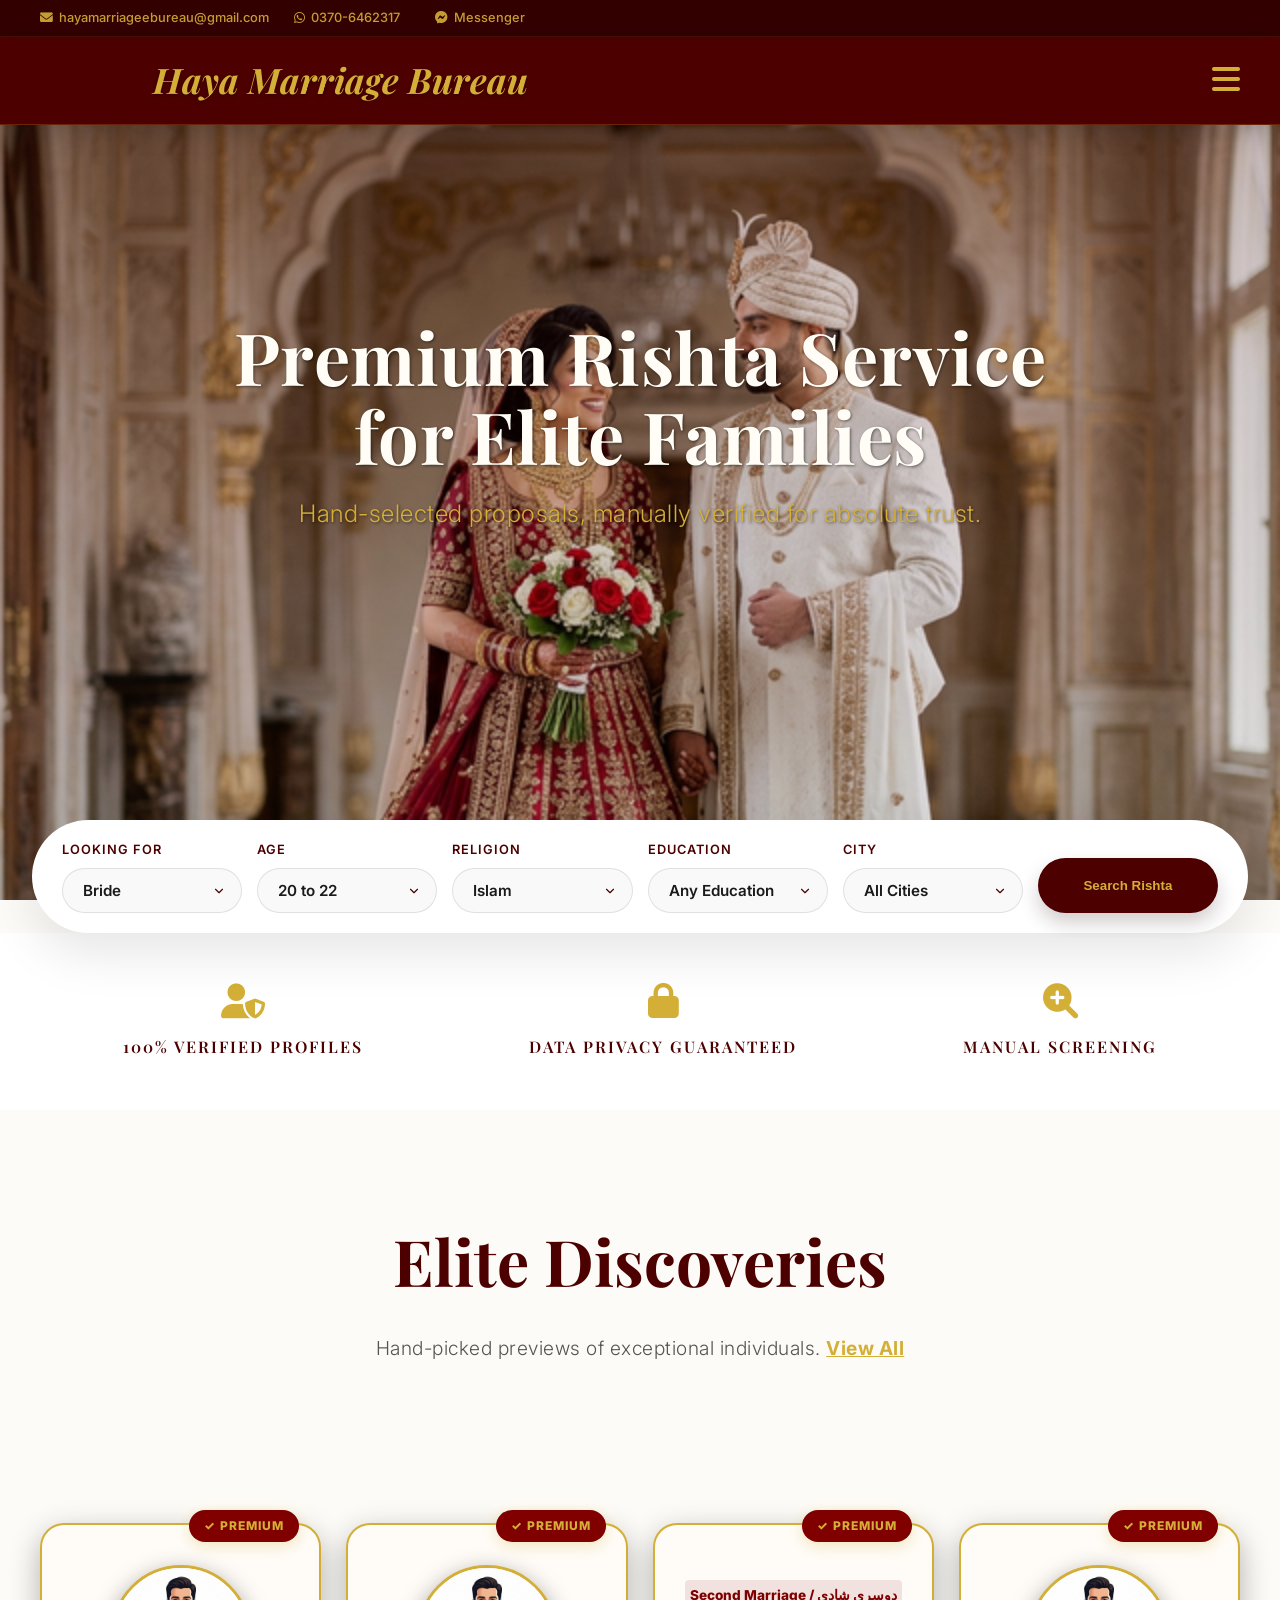
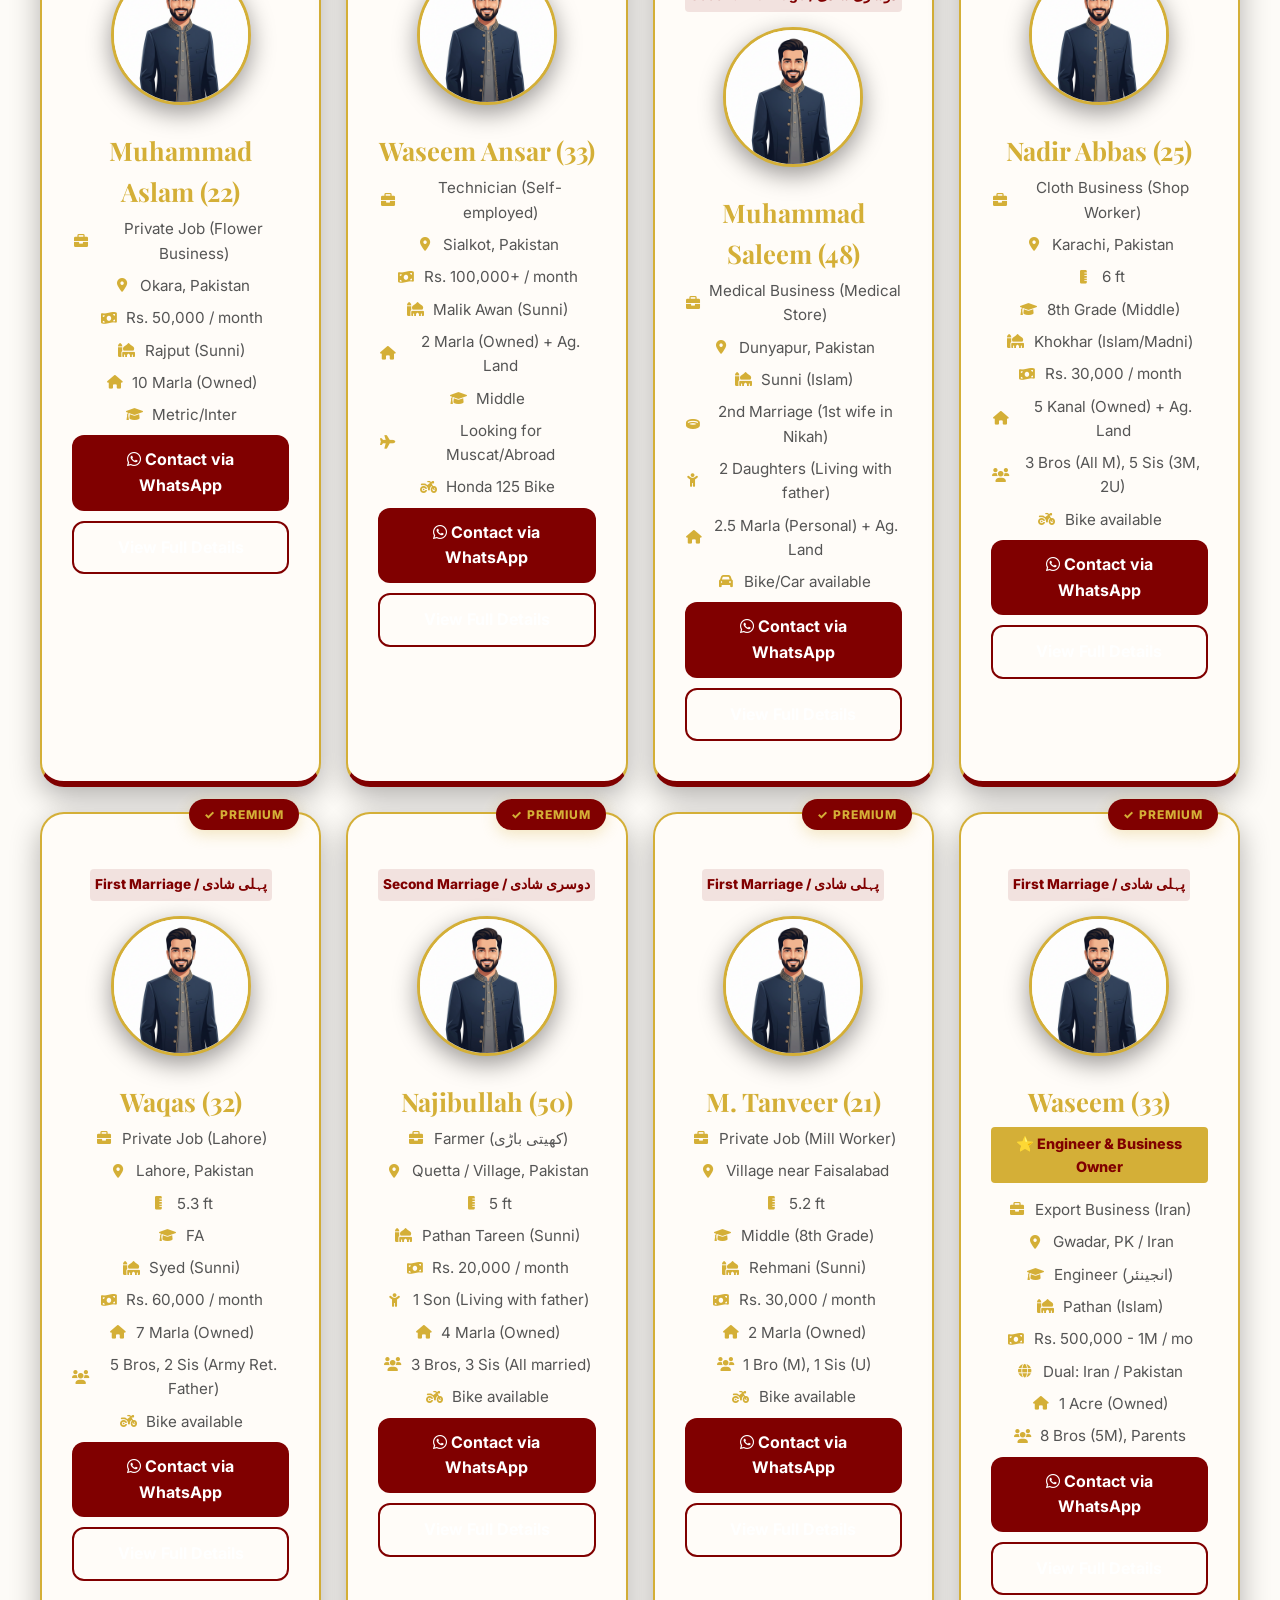
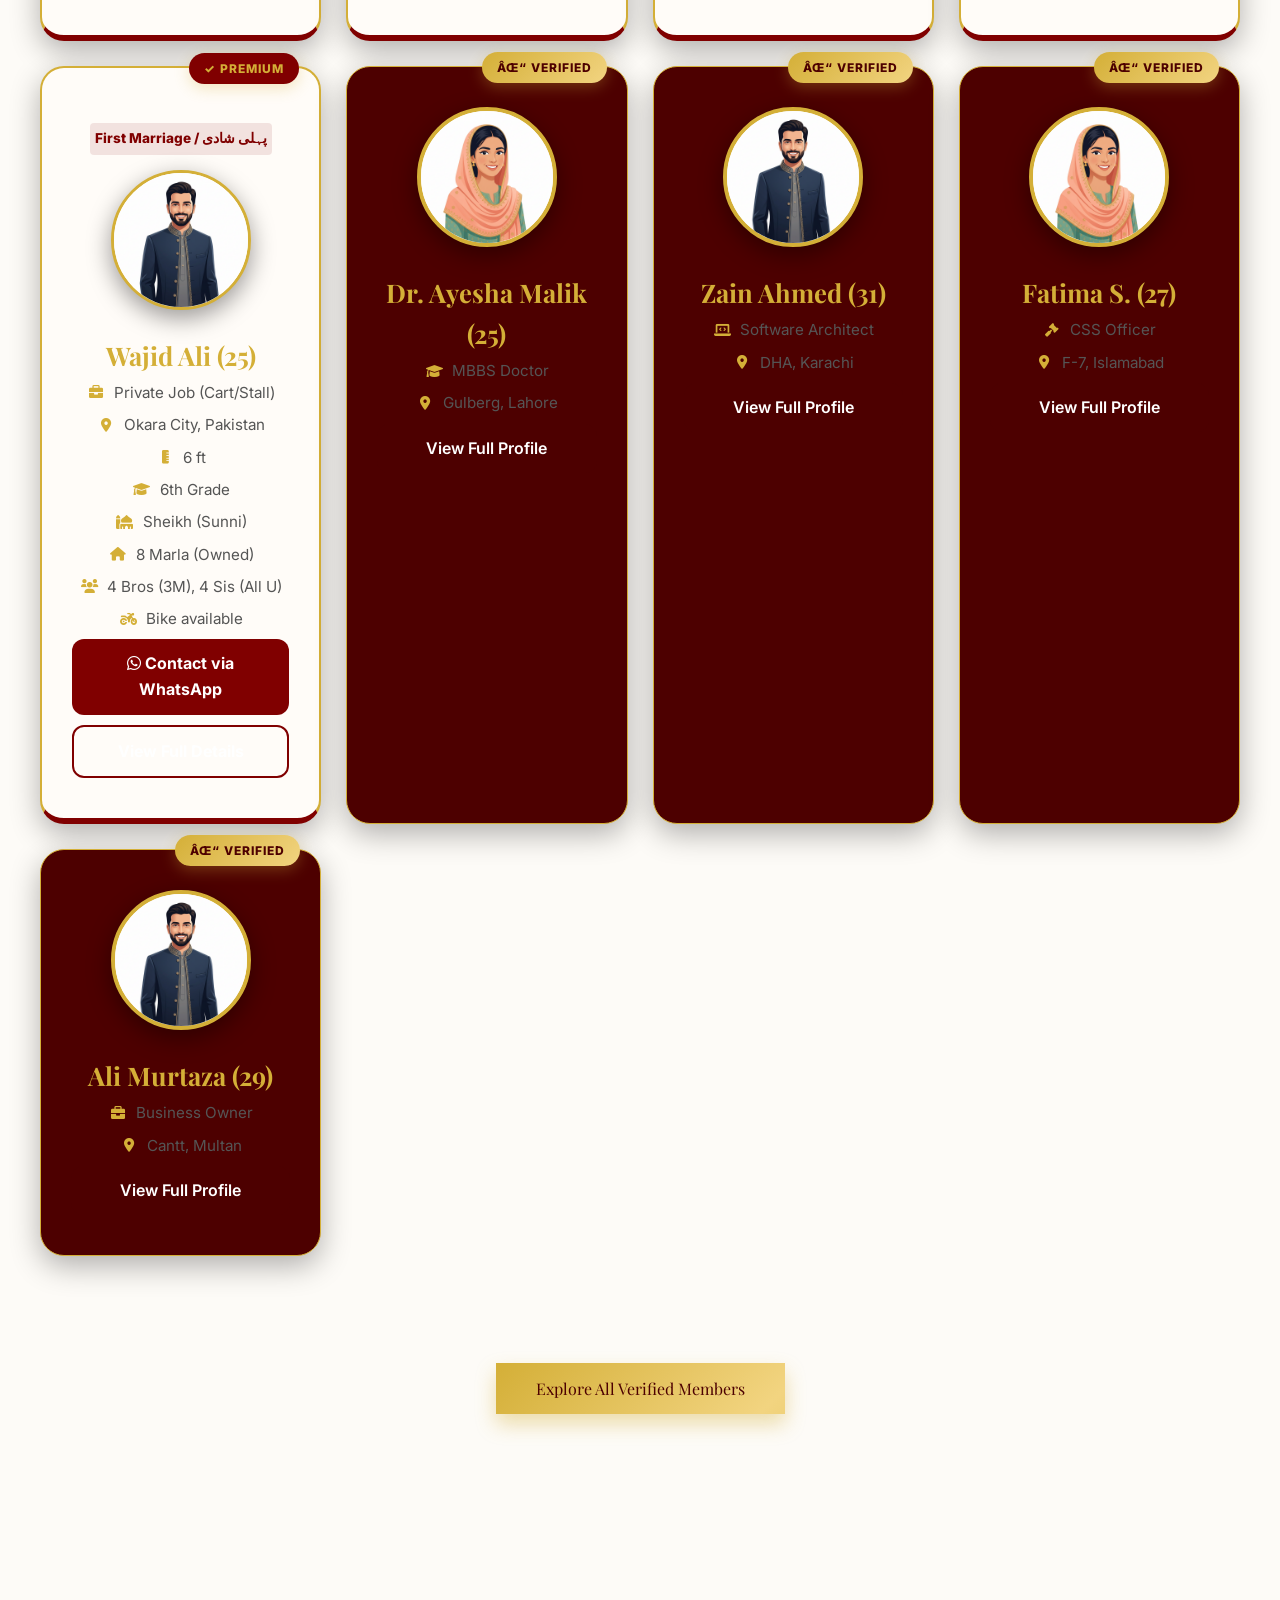
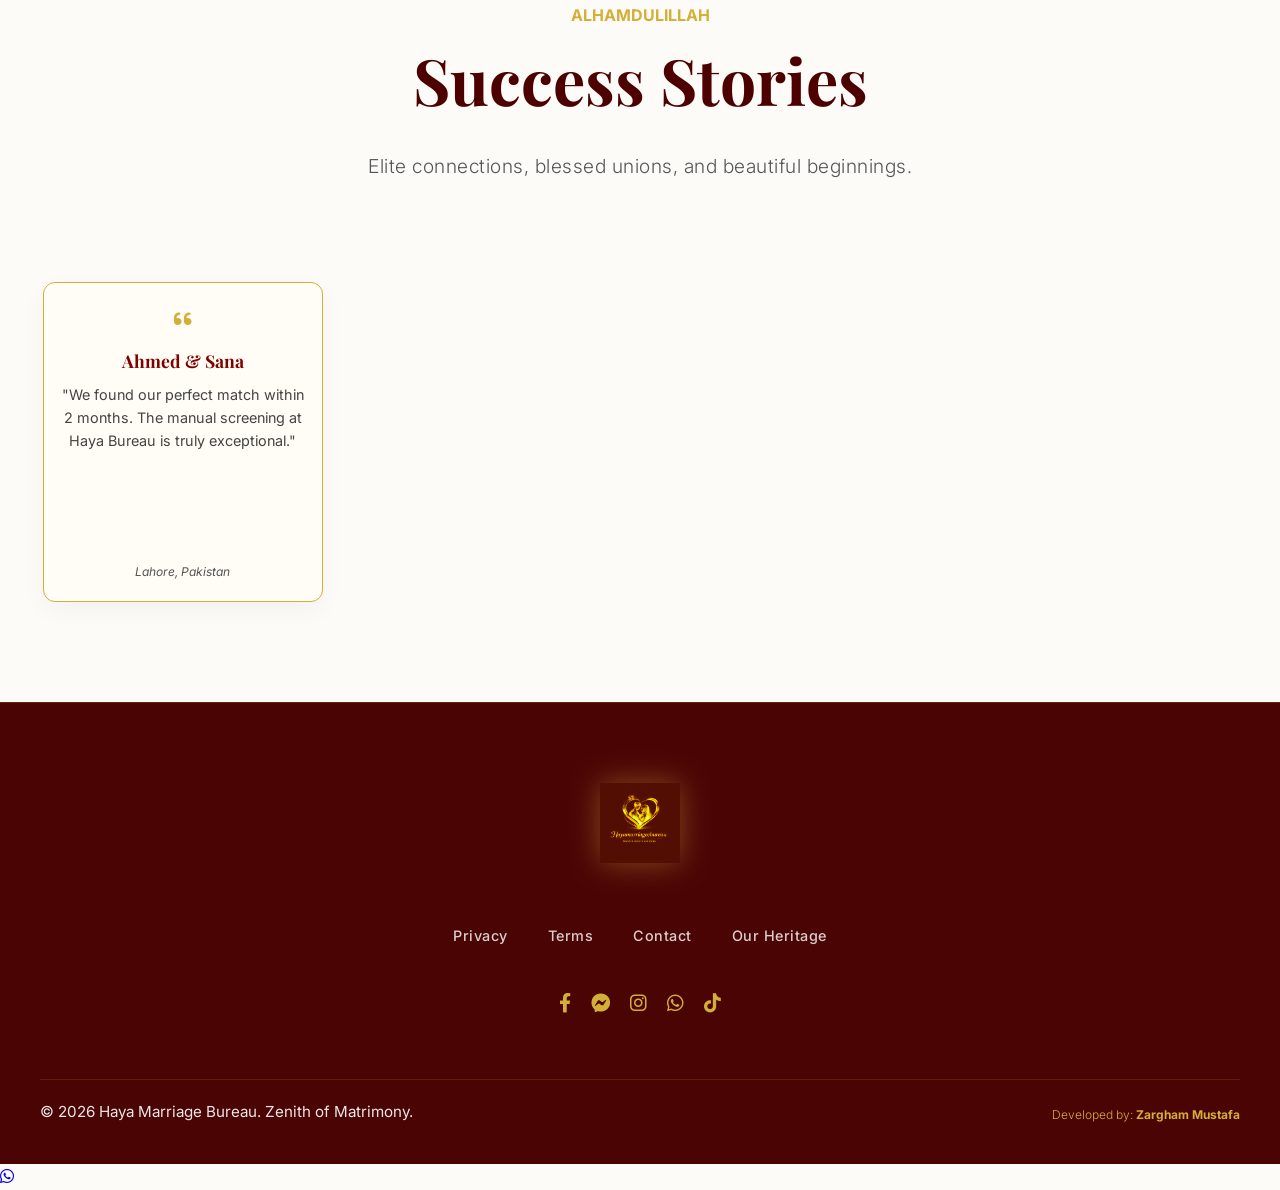
<file: index.html>
﻿<!DOCTYPE html>
<html lang="en">
<head>
    <meta charset="UTF-8">
    <meta name="viewport" content="width=device-width, initial-scale=1.0">
    <title>Haya Marriage Bureau | Elite Matrimonial Service</title>
    <meta name="description" content="Ultra-premium marriage bureau service. Minimalist design, verified profiles, and deep trust.">
    <link rel="stylesheet" href="styles/main.css">
    <link rel="stylesheet" href="https://cdnjs.cloudflare.com/ajax/libs/font-awesome/6.0.0/css/all.min.css">
</head>
<body class="page-fade">
    <div class="header-wrapper">
        <!-- Thin Top Bar for Contact info -->
        <div class="top-bar">
            <div class="container">
                <a href="mailto:hayamarriageebureau@gmail.com"><i class="fas fa-envelope"></i> hayamarriageebureau@gmail.com</a>
                <a href="https://wa.me/923706462317"><i class="fab fa-whatsapp"></i> 0370-6462317</a>
                <a href="https://m.me/61583555798844" target="_blank" style="margin-left: 10px; color: var(--accent);"><i class="fab fa-facebook-messenger"></i> Messenger</a>
            </div>
        </div>

        <!-- Main Logo & Navigation Header -->
        <header class="luxury-header">
            <div class="container header-inner">
                <div class="header-center">
                    <a href="index.html" style="text-decoration: none;">
                        <span class="logo-text-script">Haya Marriage Bureau</span>
                    </a>
                </div>
                <div class="header-right">
                    <button class="mobile-toggle" aria-label="Open Menu" onclick="if(window.openMenu) window.openMenu();">
                        <i class="fas fa-bars"></i>
                    </button>
                </div>
            </div>
        </header>
    </div>

    <div class="mobile-nav-backdrop"></div>
    <div class="mobile-nav-overlay">
        <i class="fas fa-times close-btn" onclick="if(window.closeMenu) window.closeMenu();"></i>
        <div class="mobile-nav-links">
            <a href="index.html">Home</a>
            <a href="profiles.html">Profiles</a>
            <a href="register.html">Register Now</a>
            <a href="about.html">Our Story</a>
            <a href="packages.html">Membership</a>
            <a href="contact.html">Contact</a>
            <a href="register.html" class="btn-join-elite btn-mobile-join">Add Profile</a>
        </div>
        <div class="mobile-nav-signature">
            Developed by: <a href="https://wa.me/923079661669" target="_blank">Zargham Mustafa</a>
        </div>
    </div>

    <!-- Hero Section -->
    <section class="hero">
        <div class="container" style="display: flex; flex-direction: column; align-items: center; justify-content: center; text-align: center; height: 100%;">
            <div class="animate" style="max-width: 900px;">
                <h1 style="font-size: 4.5rem; color: #FFFDF5; margin-bottom: 20px; line-height: 1.1;">Premium Rishta Service for Elite Families</h1>
                <p style="font-size: 1.5rem; color: #D4AF37; margin-bottom: 50px; font-weight: 300;">Hand-selected proposals, manually verified for absolute trust.</p>
            </div>
        </div>
    </section>

    <!-- Search Section -->
    <div class="search-container">
        <div class="search-panel animate">
            <div class="search-field">
                <label>Looking for</label>
                <select id="searchGender">
                    <option value="Bride">Bride</option>
                    <option value="Groom">Groom</option>
                </select>
            </div>
            <div class="search-field">
                <label>Age</label>
                <select id="searchAge">
                    <option value="20-22">20 to 22</option>
                    <option value="22-24">22 to 24</option>
                    <option value="24-26">24 to 26</option>
                    <option value="26-28">26 to 28</option>
                    <option value="28-30">28 to 30</option>
                    <option value="30-32">30 to 32</option>
                    <option value="32-34">32 to 34</option>
                    <option value="34-36">34 to 36</option>
                    <option value="36-38">36 to 38</option>
                    <option value="38-40">38 to 40</option>
                    <option value="40-42">40 to 42</option>
                    <option value="42-44">42 to 44</option>
                    <option value="44-46">44 to 46</option>
                    <option value="46-48">46 to 48</option>
                    <option value="48-50">48 to 50</option>
                </select>
            </div>
            <div class="search-field">
                <label>Religion</label>
                <select id="searchReligion">
                    <option value="Islam">Islam</option>
                    <option value="Christianity">Christianity</option>
                    <option value="Hinduism">Hinduism</option>
                    <option value="Sikhism">Sikhism</option>
                </select>
            </div>
            <div class="search-field">
                <label>Education</label>
                <select id="searchEducation">
                    <option value="Any">Any Education</option>
                    <optgroup label="Schooling">
                        <option value="Primary">Primary</option>
                        <option value="Middle">Middle</option>
                        <option value="Matric / O-Levels">Matric / O-Levels</option>
                        <option value="Intermediate / A-Levels">Intermediate / A-Levels</option>
                    </optgroup>
                    <optgroup label="Undergraduate">
                        <option value="Diploma (DAE)">Diploma (DAE)</option>
                        <option value="Bachelors">Bachelors (BA/BSc/B.Com)</option>
                        <option value="BS (Hons)">BS (Hons) / 4-Year Degree</option>
                    </optgroup>
                    <optgroup label="Postgraduate">
                        <option value="Masters">Masters (MA/MSc/M.Com)</option>
                        <option value="MS / M.Phil">MS / M.Phil</option>
                    </optgroup>
                    <optgroup label="Doctorate">
                        <option value="PhD / Doctorate">PhD / Doctorate</option>
                    </optgroup>
                    <optgroup label="Medical & Professional">
                        <option value="MBBS">MBBS</option>
                        <option value="BDS">BDS</option>
                        <option value="MD">MD</option>
                        <option value="DVM">DVM</option>
                        <option value="Pharm-D">Pharm-D</option>
                    </optgroup>
                    <optgroup label="Finance/Accounts">
                        <option value="CA">CA</option>
                        <option value="ACCA">ACCA</option>
                        <option value="ACMA">ACMA</option>
                    </optgroup>
                    <optgroup label="Religious">
                        <option value="Alim / Alimah">Alim / Alimah</option>
                        <option value="Hafiz-e-Quran">Hafiz-e-Quran</option>
                    </optgroup>
                </select>
            </div>
            <div class="search-field">
                <label>City</label>
                <select id="searchCity">
                    <option value="Any">All Cities</option>
                    <option value="Karachi">Karachi</option>
                    <option value="Lahore">Lahore</option>
                    <option value="Islamabad">Islamabad</option>
                    <option value="Rawalpindi">Rawalpindi</option>
                    <option value="Faisalabad">Faisalabad</option>
                    <option value="Multan">Multan</option>
                    <option value="Peshawar">Peshawar</option>
                    <option value="Sialkot">Sialkot</option>
                    <option value="Gujranwala">Gujranwala</option>
                    <option value="Quetta">Quetta</option>
                    <option value="Dubai">Dubai / Overseas</option>
                </select>
            </div>
            <div class="search-field">
                <button id="mainSearchBtn">
                    <span class="btn-text">Search Rishta</span>
                </button>
            </div>
        </div>
    </div>

    <!-- Trust Bar -->
    <div class="trust-bar">
        <div class="container trust-flex animate">
            <div class="trust-item">
                <i class="fas fa-user-shield"></i>
                <span>100% Verified Profiles</span>
            </div>
            <div class="trust-item">
                <i class="fas fa-lock"></i>
                <span>Data Privacy Guaranteed</span>
            </div>
            <div class="trust-item">
                <i class="fas fa-search-plus"></i>
                <span>Manual Screening</span>
            </div>
        </div>
    </div>

    <!-- Featured Profiles Section -->
    <main class="container" style="margin-top: 100px; padding-bottom: 100px;">
        <div class="section-title animate">
            <h2>Elite Discoveries</h2>
            <p>Hand-picked previews of exceptional individuals. <a href="profiles.html" style="color: var(--accent); font-weight: 700;">View All</a></p>
        </div>

        <div class="profile-grid">
            <article class="profile-card animate" style="border: 2px solid #D4AF37; background: #fffcf8; border-bottom-width: 6px; border-bottom-color: #800000;">
                <div class="profile-badge" style="background: #800000; color: #D4AF37;">✓ Premium</div>
                <div class="profile-img-container" style="border: 3px solid #D4AF37;">
                    <img src="images/profiles/avatar_male.png" alt="Muhammad Aslam" style="object-fit: cover;">
                </div>
                <h3 style="color: #800000;">Muhammad Aslam (22)</h3>
                <ul class="card-meta">
                    <li><i class="fas fa-briefcase"></i> Private Job (Flower Business)</li>
                    <li><i class="fas fa-map-marker-alt"></i> Okara, Pakistan</li>
                    <li><i class="fas fa-money-bill-wave"></i> Rs. 50,000 / month</li>
                    <li><i class="fas fa-mosque"></i> Rajput (Sunni)</li>
                    <li><i class="fas fa-home"></i> 10 Marla (Owned)</li>
                    <li><i class="fas fa-graduation-cap"></i> Metric/Inter</li>
                </ul>
                <a href="https://wa.me/923706462317?text=Hi,%20I%20am%20interested%20in%20profile%20HAYA-M-001%20(Muhammad%20Aslam).%20Please%20share%20more%20details." target="_blank" class="btn-card" style="background: #800000; color: #D4AF37; border: none; font-weight: bold; margin-bottom: 10px;"><i class="fab fa-whatsapp"></i> Contact via WhatsApp</a>
                <a href="profile-detail.html?id=HAYA-M-001&gender=Male&name=Muhammad+Aslam&age=22&city=Okara&profession=Private+Job+(Flower+Business)&caste=Rajput+(Sunni)&education=Metric/Inter&img=avatar_male.png" class="btn-card" style="background: transparent; color: #800000; border: 2px solid #800000; font-weight: bold;">View Full Details</a>
            </article>
            <article class="profile-card animate" style="border: 2px solid #D4AF37; background: #fffcf8; border-bottom-width: 6px; border-bottom-color: #800000;">
                <div class="profile-badge" style="background: #800000; color: #D4AF37;">✓ Premium</div>
                <div class="profile-img-container" style="border: 3px solid #D4AF37;">
                    <img src="images/profiles/avatar_male.png" alt="Waseem Ansar" style="object-fit: cover;">
                </div>
                <h3 style="color: #800000;">Waseem Ansar (33)</h3>
                <ul class="card-meta">
                    <li><i class="fas fa-briefcase"></i> Technician (Self-employed)</li>
                    <li><i class="fas fa-map-marker-alt"></i> Sialkot, Pakistan</li>
                    <li><i class="fas fa-money-bill-wave"></i> Rs. 100,000+ / month</li>
                    <li><i class="fas fa-mosque"></i> Malik Awan (Sunni)</li>
                    <li><i class="fas fa-home"></i> 2 Marla (Owned) + Ag. Land</li>
                    <li><i class="fas fa-graduation-cap"></i> Middle</li>
                    <li><i class="fas fa-plane"></i> Looking for Muscat/Abroad</li>
                    <li><i class="fas fa-motorcycle"></i> Honda 125 Bike</li>
                </ul>
                <a href="https://wa.me/923706462317?text=Hi,%20I%20am%20interested%20in%20profile%20HAYA-M-002%20(Waseem%20Ansar).%20Please%20share%20more%20details." target="_blank" class="btn-card" style="background: #800000; color: #D4AF37; border: none; font-weight: bold; margin-bottom: 10px;"><i class="fab fa-whatsapp"></i> Contact via WhatsApp</a>
                <a href="profile-detail.html?id=HAYA-M-002&gender=Male&name=Waseem+Ansar&age=33&city=Sialkot&profession=Technician+(Self-employed)&caste=Malik+Awan+(Sunni)&education=Middle&img=avatar_male.png" class="btn-card" style="background: transparent; color: #800000; border: 2px solid #800000; font-weight: bold;">View Full Details</a>
            </article>
            <article class="profile-card animate" style="border: 2px solid #D4AF37; background: #fffcf8; border-bottom-width: 6px; border-bottom-color: #800000;">
                <div class="profile-badge" style="background: #800000; color: #D4AF37;">✓ Premium</div>
                <div style="background: rgba(128,0,0,0.1); color: #800000; text-align: center; font-weight: 800; font-size: 0.85rem; padding: 5px; margin-top: 15px; border-radius: 4px;">Second Marriage / دوسری شادی</div>
                <div class="profile-img-container" style="border: 3px solid #D4AF37; margin-top: 15px;">
                    <img src="images/profiles/avatar_male.png" alt="Muhammad Saleem" style="object-fit: cover;">
                </div>
                <h3 style="color: #800000;">Muhammad Saleem (48)</h3>
                <ul class="card-meta">
                    <li><i class="fas fa-briefcase"></i> Medical Business (Medical Store)</li>
                    <li><i class="fas fa-map-marker-alt"></i> Dunyapur, Pakistan</li>
                    <li><i class="fas fa-mosque"></i> Sunni (Islam)</li>
                    <li><i class="fas fa-ring"></i> 2nd Marriage (1st wife in Nikah)</li>
                    <li><i class="fas fa-child"></i> 2 Daughters (Living with father)</li>
                    <li><i class="fas fa-home"></i> 2.5 Marla (Personal) + Ag. Land</li>
                    <li><i class="fas fa-car"></i> Bike/Car available</li>
                </ul>
                <a href="https://wa.me/923706462317?text=Assalam-o-Alaikum,%20I%20am%20interested%20in%20Profile%20ID:%20HAYA-M-003%20(Muhammad%20Saleem)" target="_blank" class="btn-card" style="background: #800000; color: #D4AF37; border: none; font-weight: bold; margin-bottom: 10px;"><i class="fab fa-whatsapp"></i> Contact via WhatsApp</a>
                <a href="profile-detail.html?id=HAYA-M-003&gender=Male&name=Muhammad+Saleem&age=48&city=Dunyapur&profession=Medical+Store&caste=Sunni+(Islam)&img=avatar_male.png" class="btn-card" style="background: transparent; color: #800000; border: 2px solid #800000; font-weight: bold;">View Full Details</a>
            </article>

            <article class="profile-card animate" style="border: 2px solid #D4AF37; background: #fffcf8; border-bottom-width: 6px; border-bottom-color: #800000;">
                <div class="profile-badge" style="background: #800000; color: #D4AF37;">✓ Premium</div>
                <div class="profile-img-container" style="border: 3px solid #D4AF37;">
                    <img src="images/profiles/avatar_male.png" alt="Nadir Abbas" style="object-fit: cover;">
                </div>
                <h3 style="color: #800000;">Nadir Abbas (25)</h3>
                <ul class="card-meta">
                    <li><i class="fas fa-briefcase"></i> Cloth Business (Shop Worker)</li>
                    <li><i class="fas fa-map-marker-alt"></i> Karachi, Pakistan</li>
                    <li><i class="fas fa-ruler-vertical"></i> 6 ft</li>
                    <li><i class="fas fa-graduation-cap"></i> 8th Grade (Middle)</li>
                    <li><i class="fas fa-mosque"></i> Khokhar (Islam/Madni)</li>
                    <li><i class="fas fa-money-bill-wave"></i> Rs. 30,000 / month</li>
                    <li><i class="fas fa-home"></i> 5 Kanal (Owned) + Ag. Land</li>
                    <li><i class="fas fa-users"></i> 3 Bros (All M), 5 Sis (3M, 2U)</li>
                    <li><i class="fas fa-motorcycle"></i> Bike available</li>
                </ul>
                <a href="https://wa.me/923706462317?text=Assalam-o-Alaikum,%20I%20am%20interested%20in%20Profile%20ID:%20HAYA-M-004%20(Nadir%20Abbas)" target="_blank" class="btn-card" style="background: #800000; color: #D4AF37; border: none; font-weight: bold; margin-bottom: 10px;"><i class="fab fa-whatsapp"></i> Contact via WhatsApp</a>
                <a href="profile-detail.html?id=HAYA-M-004&gender=Male&name=Nadir+Abbas&age=25&city=Karachi&profession=Cloth+Business+(Shop+Worker)&caste=Khokhar+(Islam/Madni)&education=8th+Grade+(Middle)&img=avatar_male.png" class="btn-card" style="background: transparent; color: #800000; border: 2px solid #800000; font-weight: bold;">View Full Details</a>
            </article>

            <article class="profile-card animate" style="border: 2px solid #D4AF37; background: #fffcf8; border-bottom-width: 6px; border-bottom-color: #800000;">
                <div class="profile-badge" style="background: #800000; color: #D4AF37;">✓ Premium</div>
                <div style="background: rgba(128,0,0,0.1); color: #800000; text-align: center; font-weight: 800; font-size: 0.85rem; padding: 5px; margin-top: 15px; border-radius: 4px;">First Marriage / پہلی شادی</div>
                <div class="profile-img-container" style="border: 3px solid #D4AF37; margin-top: 15px;">
                    <img src="images/profiles/avatar_male.png" alt="Waqas" style="object-fit: cover;">
                </div>
                <h3 style="color: #800000;">Waqas (32)</h3>
                <ul class="card-meta">
                    <li><i class="fas fa-briefcase"></i> Private Job (Lahore)</li>
                    <li><i class="fas fa-map-marker-alt"></i> Lahore, Pakistan</li>
                    <li><i class="fas fa-ruler-vertical"></i> 5.3 ft</li>
                    <li><i class="fas fa-graduation-cap"></i> FA</li>
                    <li><i class="fas fa-mosque"></i> Syed (Sunni)</li>
                    <li><i class="fas fa-money-bill-wave"></i> Rs. 60,000 / month</li>
                    <li><i class="fas fa-home"></i> 7 Marla (Owned)</li>
                    <li><i class="fas fa-users"></i> 5 Bros, 2 Sis (Army Ret. Father)</li>
                    <li><i class="fas fa-motorcycle"></i> Bike available</li>
                </ul>
                <a href="https://wa.me/923706462317?text=Assalam-o-Alaikum,%20I%20am%20interested%20in%20Profile%20ID:%20HAYA-M-005%20(Waqas)" target="_blank" class="btn-card" style="background: #800000; color: #D4AF37; border: none; font-weight: bold; margin-bottom: 10px;"><i class="fab fa-whatsapp"></i> Contact via WhatsApp</a>
                <a href="profile-detail.html?id=HAYA-M-005&gender=Male&name=Waqas&age=32&city=Lahore&profession=Private+Job+(Lahore)&caste=Syed+(Sunni)&education=FA&img=avatar_male.png" class="btn-card" style="background: transparent; color: #800000; border: 2px solid #800000; font-weight: bold;">View Full Details</a>
            </article>

            <article class="profile-card animate" style="border: 2px solid #D4AF37; background: #fffcf8; border-bottom-width: 6px; border-bottom-color: #800000;">
                <div class="profile-badge" style="background: #800000; color: #D4AF37;">✓ Premium</div>
                <div style="background: rgba(128,0,0,0.1); color: #800000; text-align: center; font-weight: 800; font-size: 0.85rem; padding: 5px; margin-top: 15px; border-radius: 4px;">Second Marriage / دوسری شادی</div>
                <div class="profile-img-container" style="border: 3px solid #D4AF37; margin-top: 15px;">
                    <img src="images/profiles/avatar_male.png" alt="Najibullah" style="object-fit: cover;">
                </div>
                <h3 style="color: #800000;">Najibullah (50)</h3>
                <ul class="card-meta">
                    <li><i class="fas fa-briefcase"></i> Farmer (کھیتی باڑی)</li>
                    <li><i class="fas fa-map-marker-alt"></i> Quetta / Village, Pakistan</li>
                    <li><i class="fas fa-ruler-vertical"></i> 5 ft</li>
                    <li><i class="fas fa-mosque"></i> Pathan Tareen (Sunni)</li>
                    <li><i class="fas fa-money-bill-wave"></i> Rs. 20,000 / month</li>
                    <li><i class="fas fa-child"></i> 1 Son (Living with father)</li>
                    <li><i class="fas fa-home"></i> 4 Marla (Owned)</li>
                    <li><i class="fas fa-users"></i> 3 Bros, 3 Sis (All married)</li>
                    <li><i class="fas fa-motorcycle"></i> Bike available</li>
                </ul>
                <a href="https://wa.me/923706462317?text=Assalam-o-Alaikum,%20I%20am%20interested%20in%20Profile%20ID:%20HAYA-M-006%20(Najibullah)" target="_blank" class="btn-card" style="background: #800000; color: #D4AF37; border: none; font-weight: bold; margin-bottom: 10px;"><i class="fab fa-whatsapp"></i> Contact via WhatsApp</a>
                <a href="profile-detail.html?id=HAYA-M-006&gender=Male&name=Najibullah&age=50&city=Quetta&profession=Farmer+(کھیتی+باڑی)&caste=Pathan+Tareen+(Sunni)&img=avatar_male.png" class="btn-card" style="background: transparent; color: #800000; border: 2px solid #800000; font-weight: bold;">View Full Details</a>
            </article>

            <article class="profile-card animate" style="border: 2px solid #D4AF37; background: #fffcf8; border-bottom-width: 6px; border-bottom-color: #800000;">
                <div class="profile-badge" style="background: #800000; color: #D4AF37;">✓ Premium</div>
                <div style="background: rgba(128,0,0,0.1); color: #800000; text-align: center; font-weight: 800; font-size: 0.85rem; padding: 5px; margin-top: 15px; border-radius: 4px;">First Marriage / پہلی شادی</div>
                <div class="profile-img-container" style="border: 3px solid #D4AF37; margin-top: 15px;">
                    <img src="images/profiles/avatar_male.png" alt="M. Tanveer" style="object-fit: cover;">
                </div>
                <h3 style="color: #800000;">M. Tanveer (21)</h3>
                <ul class="card-meta">
                    <li><i class="fas fa-briefcase"></i> Private Job (Mill Worker)</li>
                    <li><i class="fas fa-map-marker-alt"></i> Village near Faisalabad</li>
                    <li><i class="fas fa-ruler-vertical"></i> 5.2 ft</li>
                    <li><i class="fas fa-graduation-cap"></i> Middle (8th Grade)</li>
                    <li><i class="fas fa-mosque"></i> Rehmani (Sunni)</li>
                    <li><i class="fas fa-money-bill-wave"></i> Rs. 30,000 / month</li>
                    <li><i class="fas fa-home"></i> 2 Marla (Owned)</li>
                    <li><i class="fas fa-users"></i> 1 Bro (M), 1 Sis (U)</li>
                    <li><i class="fas fa-motorcycle"></i> Bike available</li>
                </ul>
                <a href="https://wa.me/923706462317?text=Assalam-o-Alaikum,%20I%20am%20interested%20in%20Profile%20ID:%20HAYA-M-007%20(M.%20Tanveer)" target="_blank" class="btn-card" style="background: #800000; color: #D4AF37; border: none; font-weight: bold; margin-bottom: 10px;"><i class="fab fa-whatsapp"></i> Contact via WhatsApp</a>
                <a href="profile-detail.html?id=HAYA-M-007&gender=Male&name=M.+Tanveer&age=21&city=Faisalabad&profession=Private+Job+(Mill+Worker)&caste=Rehmani+(Sunni)&education=Middle+(8th+Grade)&img=avatar_male.png" class="btn-card" style="background: transparent; color: #800000; border: 2px solid #800000; font-weight: bold;">View Full Details</a>
            </article>

            <article class="profile-card animate" style="border: 2px solid #D4AF37; background: #fffcf8; border-bottom-width: 6px; border-bottom-color: #800000;">
                <div class="profile-badge" style="background: #800000; color: #D4AF37;">✓ Premium</div>
                <div style="background: rgba(128,0,0,0.1); color: #800000; text-align: center; font-weight: 800; font-size: 0.85rem; padding: 5px; margin-top: 15px; border-radius: 4px;">First Marriage / پہلی شادی</div>
                <div class="profile-img-container" style="border: 3px solid #D4AF37; margin-top: 15px;">
                    <img src="images/profiles/avatar_male.png" alt="Waseem" style="object-fit: cover;">
                </div>
                <h3 style="color: #800000;">Waseem (33)</h3>
                <div style="background: #D4AF37; color: #800000; text-align: center; font-weight: 800; font-size: 0.9rem; padding: 5px; margin-bottom: 15px; border-radius: 4px;">⭐ Engineer & Business Owner</div>
                <ul class="card-meta">
                    <li><i class="fas fa-briefcase"></i> Export Business (Iran)</li>
                    <li><i class="fas fa-map-marker-alt"></i> Gwadar, PK / Iran</li>
                    <li><i class="fas fa-graduation-cap"></i> Engineer (انجینئر)</li>
                    <li><i class="fas fa-mosque"></i> Pathan (Islam)</li>
                    <li><i class="fas fa-money-bill-wave"></i> Rs. 500,000 - 1M / mo</li>
                    <li><i class="fas fa-globe"></i> Dual: Iran / Pakistan</li>
                    <li><i class="fas fa-home"></i> 1 Acre (Owned)</li>
                    <li><i class="fas fa-users"></i> 8 Bros (5M), Parents</li>
                </ul>
                <a href="https://wa.me/923706462317?text=Assalam-o-Alaikum,%20I%20am%20interested%20in%20High-Profile%20ID:%20HAYA-M-008%20(Waseem)" target="_blank" class="btn-card" style="background: #800000; color: #D4AF37; border: none; font-weight: bold; margin-bottom: 10px;"><i class="fab fa-whatsapp"></i> Contact via WhatsApp</a>
                <a href="profile-detail.html?id=HAYA-M-008&gender=Male&name=Waseem&age=33&city=Gwadar/Iran&profession=Export+Business+(Iran)&caste=Pathan+(Islam)&education=Engineer&img=avatar_male.png" class="btn-card" style="background: transparent; color: #800000; border: 2px solid #800000; font-weight: bold;">View Full Details</a>
            </article>

            <article class="profile-card animate" style="border: 2px solid #D4AF37; background: #fffcf8; border-bottom-width: 6px; border-bottom-color: #800000;">
                <div class="profile-badge" style="background: #800000; color: #D4AF37;">✓ Premium</div>
                <div style="background: rgba(128,0,0,0.1); color: #800000; text-align: center; font-weight: 800; font-size: 0.85rem; padding: 5px; margin-top: 15px; border-radius: 4px;">First Marriage / پہلی شادی</div>
                <div class="profile-img-container" style="border: 3px solid #D4AF37; margin-top: 15px;">
                    <img src="images/profiles/avatar_male.png" alt="Wajid Ali" style="object-fit: cover;">
                </div>
                <h3 style="color: #800000;">Wajid Ali (25)</h3>
                <ul class="card-meta">
                    <li><i class="fas fa-briefcase"></i> Private Job (Cart/Stall)</li>
                    <li><i class="fas fa-map-marker-alt"></i> Okara City, Pakistan</li>
                    <li><i class="fas fa-ruler-vertical"></i> 6 ft</li>
                    <li><i class="fas fa-graduation-cap"></i> 6th Grade</li>
                    <li><i class="fas fa-mosque"></i> Sheikh (Sunni)</li>
                    <li><i class="fas fa-home"></i> 8 Marla (Owned)</li>
                    <li><i class="fas fa-users"></i> 4 Bros (3M), 4 Sis (All U)</li>
                    <li><i class="fas fa-motorcycle"></i> Bike available</li>
                </ul>
                <a href="https://wa.me/923706462317?text=Assalam-o-Alaikum,%20I%20am%20interested%20in%20Profile%20ID:%20HAYA-M-009%20(Wajid%20Ali)" target="_blank" class="btn-card" style="background: #800000; color: #D4AF37; border: none; font-weight: bold; margin-bottom: 10px;"><i class="fab fa-whatsapp"></i> Contact via WhatsApp</a>
                <a href="profile-detail.html?id=HAYA-M-009&gender=Male&name=Wajid+Ali&age=25&city=Okara&profession=Private+Job+(Cart/Stall)&caste=Sheikh+(Sunni)&education=6th+Grade&img=avatar_male.png" class="btn-card" style="background: transparent; color: #800000; border: 2px solid #800000; font-weight: bold;">View Full Details</a>
            </article>
            <article class="profile-card animate">
                <div class="profile-badge">âœ“ Verified</div>
                <div class="profile-img-container">
                    <img src="images/profiles/avatar_female.png" alt="Profile">
                </div>
                <h3>Dr. Ayesha Malik (25)</h3>
                <ul class="card-meta">
                    <li><i class="fas fa-graduation-cap"></i> MBBS Doctor</li>
                    <li><i class="fas fa-map-marker-alt"></i> Gulberg, Lahore</li>
                </ul>
                <a href="profile-detail.html?id=F-AYESH-01&gender=Female&name=Dr.+Ayesha+Malik&age=25&city=Lahore&profession=Doctor&img=avatar_female.png" class="btn-card">View Full Profile</a>
            </article>

            <article class="profile-card animate">
                <div class="profile-badge">âœ“ Verified</div>
                <div class="profile-img-container">
                    <img src="images/profiles/avatar_male.png" alt="Profile">
                </div>
                <h3>Zain Ahmed (31)</h3>
                <ul class="card-meta">
                    <li><i class="fas fa-laptop-code"></i> Software Architect</li>
                    <li><i class="fas fa-map-marker-alt"></i> DHA, Karachi</li>
                </ul>
                <a href="profile-detail.html?id=M-ZAIN-01&gender=Male&name=Zain+Ahmed&age=31&city=Karachi&profession=Software+Architect&img=avatar_male.png" class="btn-card">View Full Profile</a>
            </article>

            <article class="profile-card animate">
                <div class="profile-badge">âœ“ Verified</div>
                <div class="profile-img-container">
                    <img src="images/profiles/avatar_female.png" alt="Profile">
                </div>
                <h3>Fatima S. (27)</h3>
                <ul class="card-meta">
                    <li><i class="fas fa-gavel"></i> CSS Officer</li>
                    <li><i class="fas fa-map-marker-alt"></i> F-7, Islamabad</li>
                </ul>
                <a href="profile-detail.html?id=F-FATIM-01&gender=Female&name=Fatima+S.&age=27&city=Islamabad&profession=CSS+Officer&img=avatar_female.png" class="btn-card">View Full Profile</a>
            </article>

            <article class="profile-card animate">
                <div class="profile-badge">âœ“ Verified</div>
                <div class="profile-img-container">
                    <img src="images/profiles/avatar_male.png" alt="Profile">
                </div>
                <h3>Ali Murtaza (29)</h3>
                <ul class="card-meta">
                    <li><i class="fas fa-briefcase"></i> Business Owner</li>
                    <li><i class="fas fa-map-marker-alt"></i> Cantt, Multan</li>
                </ul>
                <a href="profile-detail.html?id=M-MURI-01&gender=Male&name=Ali+Murtaza&age=29&city=Multan&profession=Business+Owner&img=avatar_male.png" class="btn-card">View Full Profile</a>
            </article>
        </div>

        <div style="text-align: center; margin-top: 60px;">
            <a href="profiles.html" class="btn-primary" style="padding: 15px 40px; text-decoration: none;">Explore All Verified Members</a>
        </div>
    </main>

    <!-- Success Stories -->
    <section class="success-stories-premium" id="successStories">
        <div class="container">
            <div class="section-title animate">
                <span style="color: var(--accent); font-weight: 700; text-transform: uppercase;">Alhamdulillah</span>
                <h2>Success Stories</h2>
                <p>Elite connections, blessed unions, and beautiful beginnings.</p>
            </div>
            
            <div class="stories-grid animate">
                <div class="story-card">
                    <div class="story-icon"><i class="fas fa-quote-left"></i></div>
                    <h3>Ahmed & Sana</h3>
                    <p class="story-text">"We found our perfect match within 2 months. The manual screening at Haya Bureau is truly exceptional."</p>
                    <div class="story-location">Lahore, Pakistan</div>
                </div>
                <!-- ... other stories ... -->
            </div>
        </div>
    </section>

    <footer>
        <div class="container">
            <div class="footer-grid">
                <img src="images/official_logo.png" class="footer-logo-large" alt="Haya Bureau Logo">
                <ul class="footer-links">
                    <li><a href="about.html">Privacy</a></li>
                    <li><a href="about.html">Terms</a></li>
                    <li><a href="contact.html">Contact</a></li>
                    <li><a href="about.html">Our Heritage</a></li>
                </ul>
                <div class="footer-socials">
                    <a href="https://web.facebook.com/profile.php?id=61583555798844" target="_blank"><i class="fab fa-facebook-f"></i></a>
                    <a href="https://m.me/61583555798844" target="_blank"><i class="fab fa-facebook-messenger"></i></a>
                    <a href="https://www.instagram.com/hayamarriageebureau2026/" target="_blank" rel="noopener noreferrer"><i class="fab fa-instagram"></i></a>
                    <a href="https://wa.me/923706462317" target="_blank"><i class="fab fa-whatsapp"></i></a>
                    <a href="https://www.tiktok.com/@hayamarriageburea" target="_blank" rel="noopener noreferrer"><i class="fab fa-tiktok"></i></a>
                </div>
            </div>
            <div class="footer-bottom">
                <div class="copyright">
                    &copy; 2026 Haya Marriage Bureau. Zenith of Matrimony.
                </div>
                <div class="developer-signature" style="font-size: 12px; color: #D4AF37;">
                    Developed by: <a href="https://wa.me/923079661669" target="_blank" style="color: #D4AF37; text-decoration: none; font-weight: 700;">Zargham Mustafa</a>
                </div>
            </div>
        </div>
    </footer>

    <a href="https://wa.me/923706462317" class="whatsapp-float" target="_blank">
        <i class="fab fa-whatsapp"></i>
    </a>

    <script type="module" src="js/ui.js"></script>
</body>
</html>
</file>
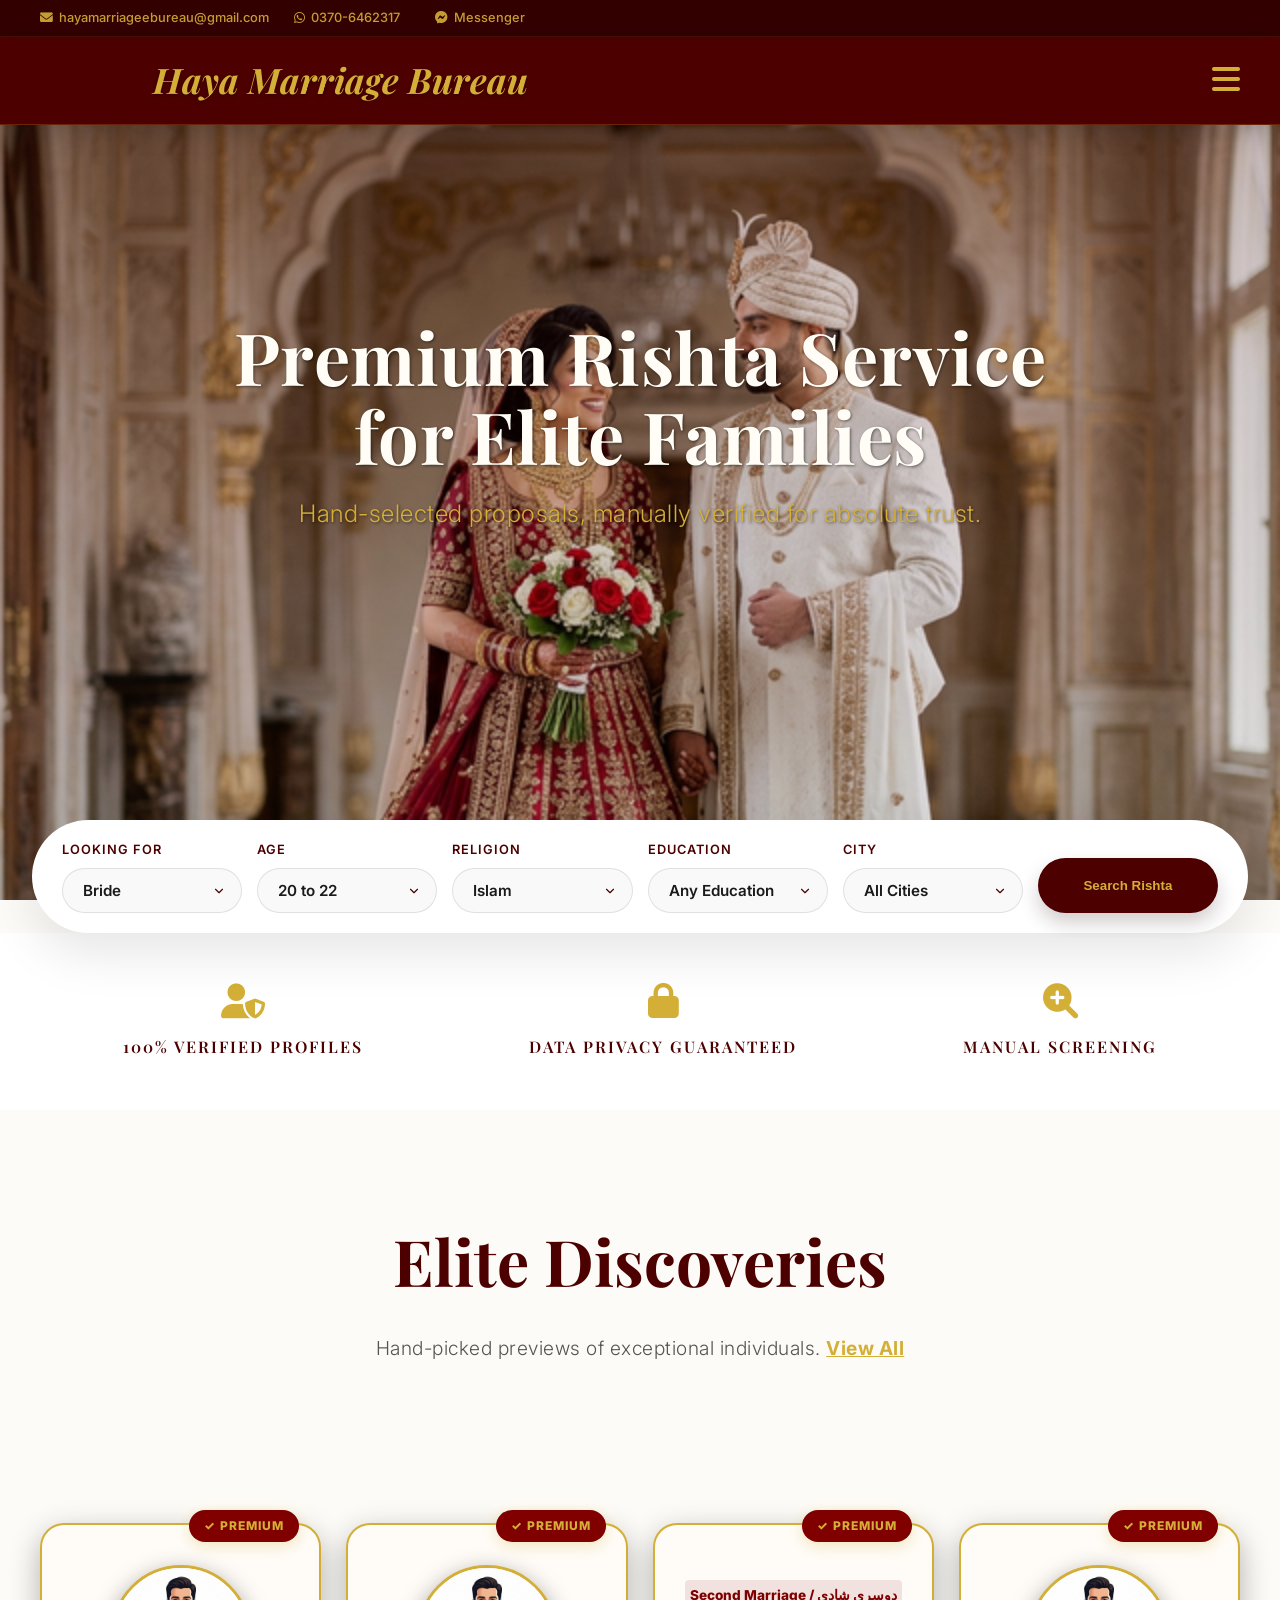
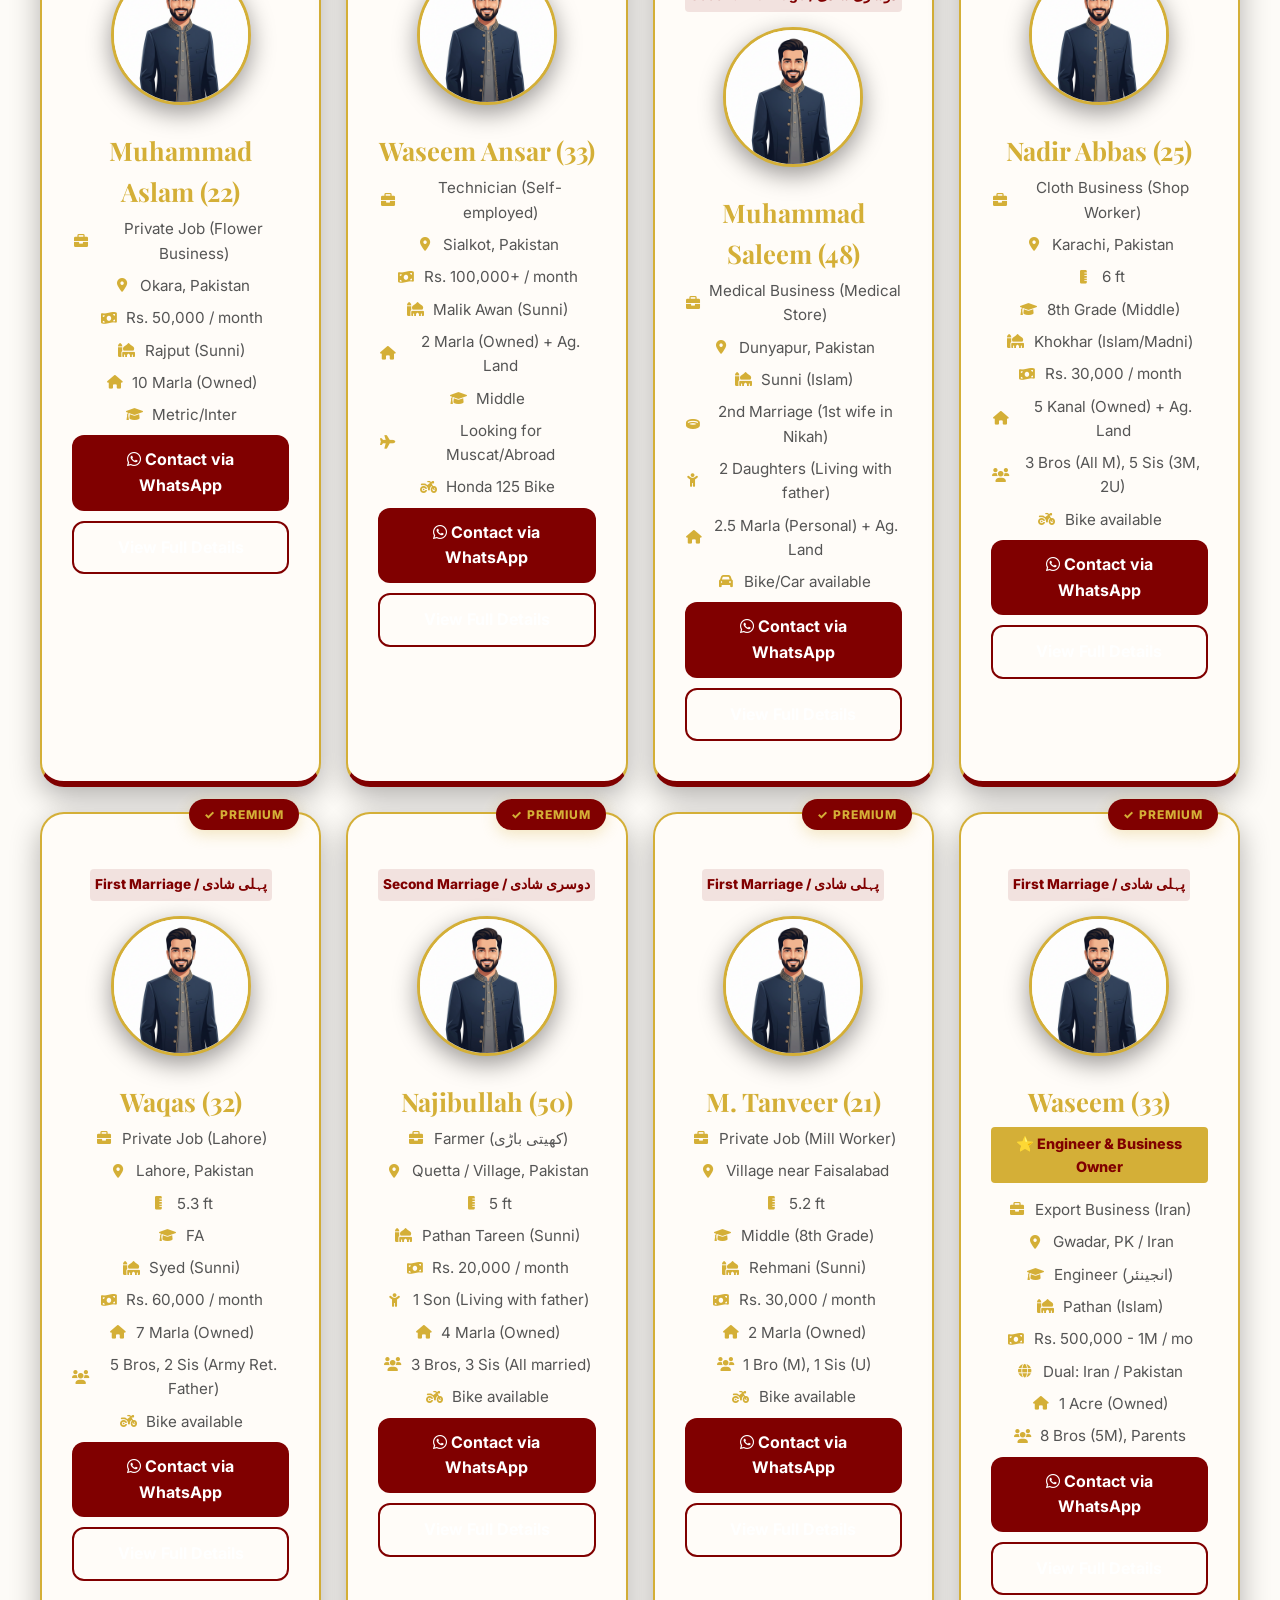
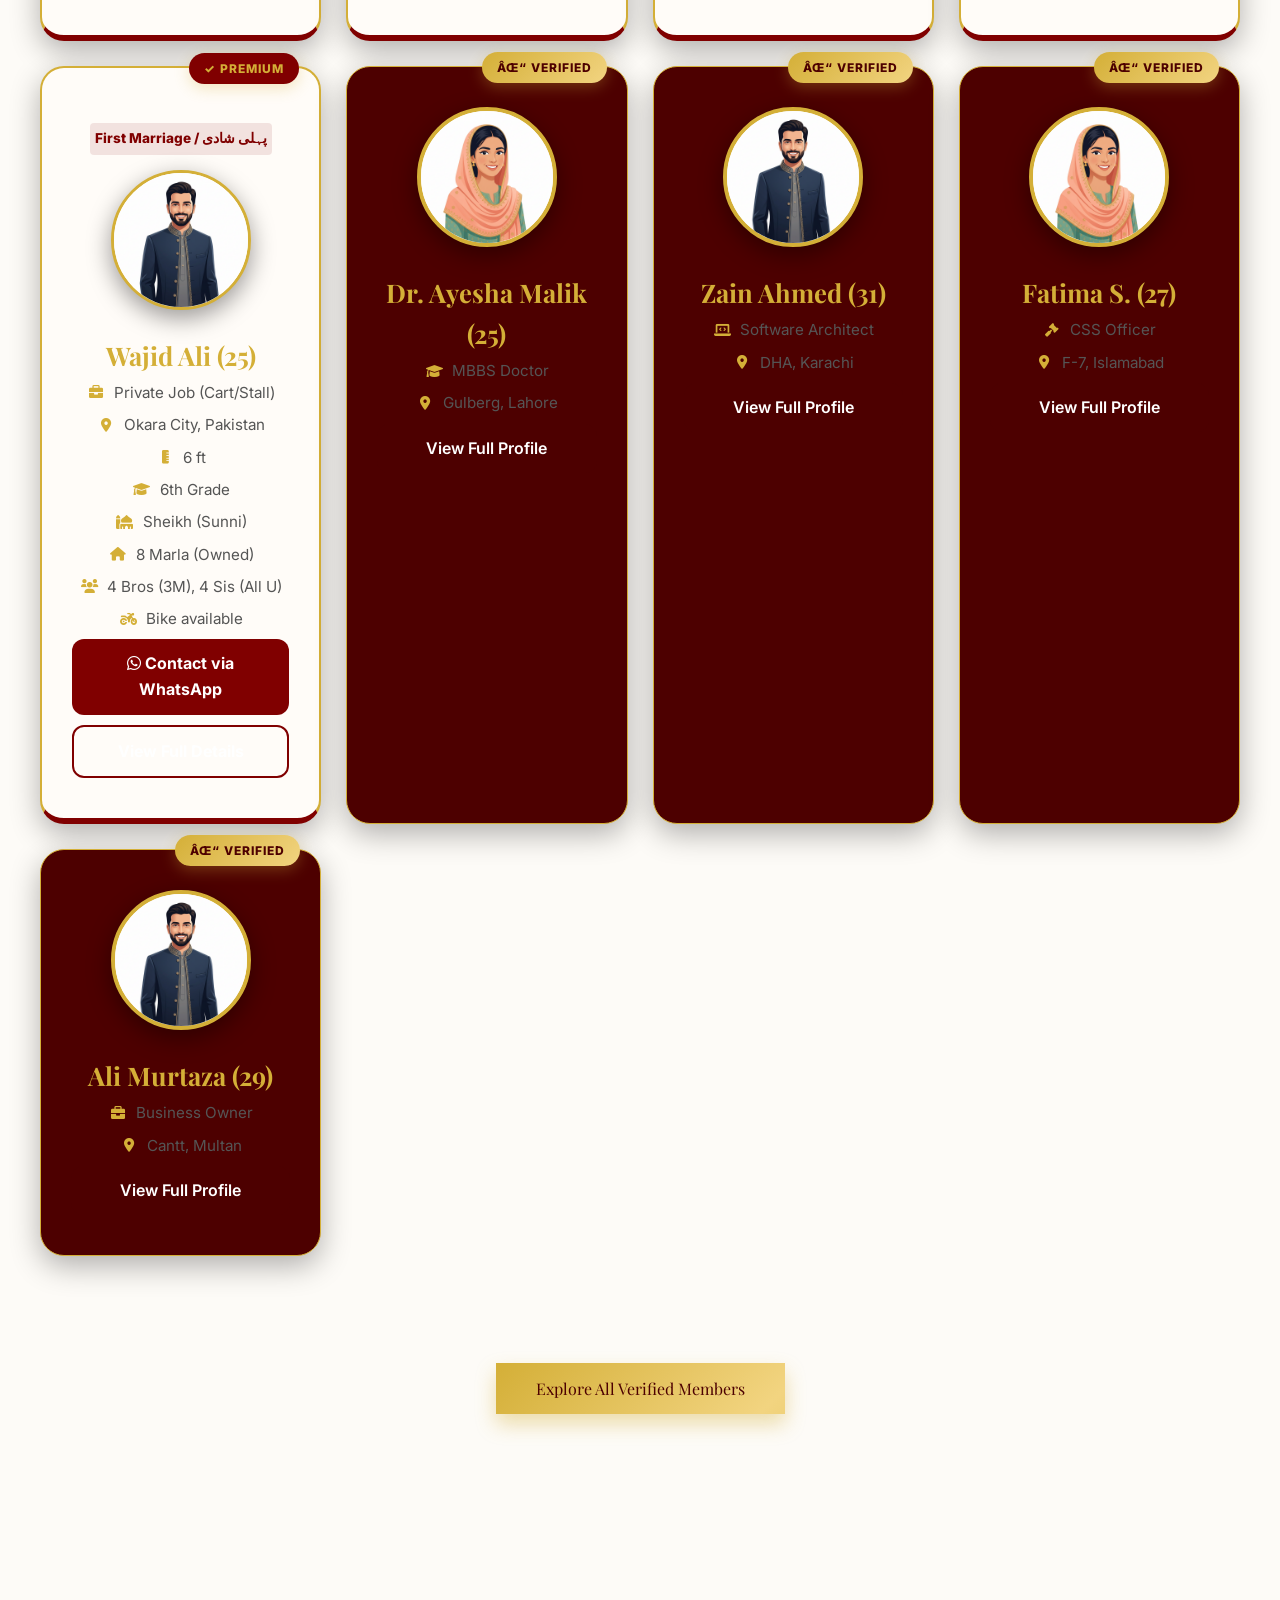
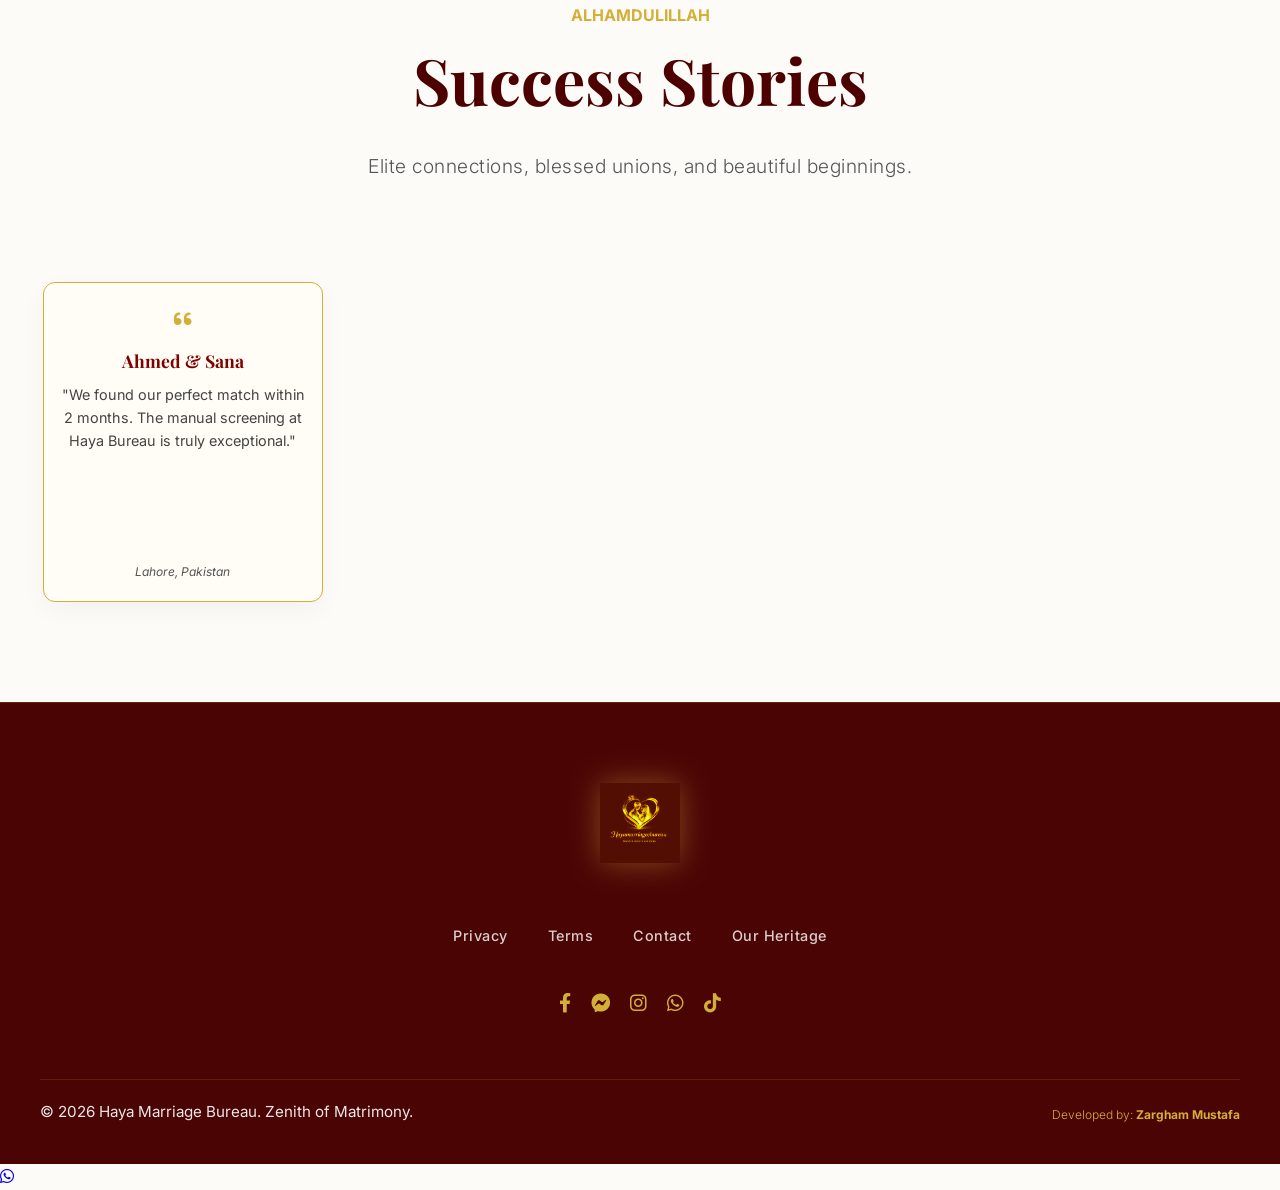
<file: admin.html>
﻿<!DOCTYPE html>
<html lang="en">
<head>
    <meta charset="UTF-8">
    <meta name="viewport" content="width=device-width, initial-scale=1.0">
    <title>Admin Panel | Haya Marriage Bureau</title>
    <link rel="stylesheet" href="styles/main.css">
    <link rel="stylesheet" href="https://cdnjs.cloudflare.com/ajax/libs/font-awesome/6.0.0/css/all.min.css">
    <style>
        .admin-container {
            margin-top: 100px;
        }
        .stats-grid {
            display: grid;
            grid-template-columns: repeat(auto-fit, minmax(200px, 1fr));
            gap: 20px;
            margin-bottom: 40px;
        }
        .stat-card {
            background: white;
            padding: 20px;
            border-radius: 15px;
            box-shadow: var(--shadow-soft);
            text-align: center;
        }
        @media (max-width: 768px) {
    .top-bar { display: none !important; }
    .logo-text-script { font-size: 1.5rem !important; }
    .header-inner { justify-content: space-between !important; }
    .header-center { flex: 0 1 auto !important; justify-content: flex-start !important; }
    .header-right { flex: 1 !important; display: flex !important; justify-content: flex-end !important; }
    .btn-join-elite, .user-nav-wrap { display: none !important; } /* Hide from header on mobile */
}
        .stat-card h3 {
            font-size: 2rem;
            color: var(--primary);
        }
        .stat-card p {
            color: var(--text-muted);
            font-size: 0.9rem;
        }
        .verification-table {
            width: 100%;
            background: white;
            border-radius: 15px;
            overflow: hidden;
            box-shadow: var(--shadow-soft);
            border-collapse: collapse;
        }
        .verification-table th {
            background: var(--primary);
            color: white;
            padding: 15px;
            text-align: left;
        }
        .verification-table td {
            padding: 15px;
            border-bottom: 1px solid #eee;
        }
        .verification-table tr:hover {
            background: #fdfcfb;
        }
        .btn-approve {
            background: #28a745;
            color: white;
            border: none;
            padding: 6px 12px;
            border-radius: 4px;
            cursor: pointer;
            font-weight: 600;
        }
        .btn-reject {
            background: #dc3545;
            color: white;
            border: none;
            padding: 6px 12px;
            border-radius: 4px;
            cursor: pointer;
            font-weight: 600;
        }
    </style>
</head>
<body class="page-fade">
    <div class="header-wrapper">
        <!-- Thin Top Bar for Contact info -->
        <div class="top-bar">
            <div class="container">
                <a href="mailto:hayamarriageebureau@gmail.com"><i class="fas fa-envelope"></i> hayamarriageebureau@gmail.com</a>
                <a href="https://wa.me/923706462317"><i class="fab fa-whatsapp"></i> 0370-6462317</a>
                <a href="https://m.me/61583555798844" target="_blank" style="margin-left: 10px; color: var(--accent);"><i class="fab fa-facebook-messenger"></i> Messenger</a>
            </div>
        </div>

        <!-- Main Logo & Navigation Header -->
        <header class="luxury-header">
            <div class="container header-inner">
                <div class="header-center">
                    <a href="index.html" style="text-decoration: none;">
                        <span class="logo-text-script">Haya Marriage Bureau</span>
                    </a>
                </div>
                <!-- Right: Navigation & User Info -->
                <div class="header-right">
                    <div class="user-nav-wrap" style="display: flex; align-items: center; gap: 15px; border-left: 1px solid rgba(255,255,255,0.2); padding-left: 20px; margin-right: 20px;">
                        <span id="userName" style="font-weight: 700; color: var(--accent);">Exclusive</span>
                        <div style="width: 35px; height: 35px; border-radius: 50%; background: var(--accent); color: #4d0000; display: flex; align-items: center; justify-content: center; box-shadow: 0 0 10px rgba(212, 175, 55, 0.4);">
                            <i class="fas fa-crown"></i>
                        </div>
                    </div>
                    <a href="register.html" class="btn-join-elite">Join the Elite</a>
                    <button class="mobile-toggle" aria-label="Open Menu" onclick="if(window.openMenu) window.openMenu();">
                        <i class="fas fa-bars"></i>
                    </button>
                </div>
            </div>
        </header>
    </div>

    <!-- Mobile Navigation Drawer -->
    <div class="mobile-nav-backdrop"></div>
    <div class="mobile-nav-overlay">
        <i class="fas fa-times close-btn" onclick="if(window.closeMenu) window.closeMenu();"></i>
        <div class="mobile-nav-links">
            <a href="index.html">Home</a>
            <a href="profiles.html">Profiles</a>
            <a href="about.html">Our Story</a>
            <a href="packages.html">Membership</a>
            <a href="contact.html">Contact</a>
            <a href="register.html" class="btn-join-elite btn-mobile-join">Join the Elite</a>
        </div>
        <div class="mobile-nav-signature">
            Developed by: <a href="https://wa.me/923079661669" target="_blank">Zargham Mustafa</a>
        </div>
    </div>

    <div class="container admin-container animate-fade-in" style="padding-top: 120px;">
        <h2 style="margin-bottom: 30px; color: var(--primary);">Admin Overview</h2>
        
        <div class="stats-grid">
            <div class="stat-card">
                <h3 id="statTotal">0</h3>
                <p>Total Profiles</p>
            </div>
            <div class="stat-card">
                <h3 id="statPending">0</h3>
                <p>Pending Verification</p>
            </div>
            <div class="stat-card">
                <h3 id="statApproved">0</h3>
                <p>Approved Matches</p>
            </div>
            <div class="stat-card">
                <h3 id="statUsers">0</h3>
                <p>Registered Users</p>
            </div>
        </div>

        <h3 style="margin-bottom: 20px; color: var(--primary);">Verification Queue</h3>
        <table class="verification-table">
            <thead>
                <tr>
                    <th>User</th>
                    <th>Location</th>
                    <th>Education</th>
                    <th>Status</th>
                    <th>Actions</th>
                </tr>
            </thead>
            <tbody id="verificationQueue">
                <!-- Dynamic Content -->
            </tbody>
        </table>

        <div style="background: white; padding: 30px; border-radius: 20px; box-shadow: var(--shadow-soft); margin-top: 40px; border-top: 5px solid var(--accent);">
            <h3 style="margin-bottom: 20px; color: var(--primary);">Security Logs</h3>
            <div style="font-family: monospace; font-size: 0.85rem; color: #555;">
                <p>[2026-03-12 15:30] Admin 'root' logged in from 192.168.1.1</p>
                <p>[2026-03-12 14:15] User 'Ahmed Ali' deleted their account.</p>
                <p>[2026-03-12 11:45] Auto-blocked 3 IP addresses due to failed login attempts.</p>
                <p>[2026-03-12 09:30] Backup successfully completed to cloud storage.</p>
            </div>
        </div>
    </div>

    <footer>
        <div class="container">
            <div class="footer-grid">
                <img src="images/official_logo.png" class="footer-logo-large" alt="Haya Bureau Logo">
                
                <ul class="footer-links">
                    <li><a href="about.html">Privacy</a></li>
                    <li><a href="about.html">Terms</a></li>
                    <li><a href="contact.html">Contact</a></li>
                    <li><a href="about.html">Our Heritage</a></li>
                </ul>

                <div class="footer-socials">
                    <a href="https://web.facebook.com/profile.php?id=61583555798844" target="_blank"><i class="fab fa-facebook-f"></i></a>
                    <a href="https://m.me/61583555798844" target="_blank"><i class="fab fa-facebook-messenger"></i></a>
                    <a href="https://www.instagram.com/hayamarriageebureau2026/" target="_blank" rel="noopener noreferrer"><i class="fab fa-instagram"></i></a>
                    <a href="https://wa.me/923706462317" target="_blank"><i class="fab fa-whatsapp"></i></a>
                    <a href="https://www.tiktok.com/@hayamarriageburea" target="_blank" rel="noopener noreferrer"><i class="fab fa-tiktok"></i></a>
                </div>
            </div>

            <div class="footer-bottom">
                <div class="copyright">
                    &copy; 2026 Haya Marriage Bureau. Zenith of Matrimony.
                </div>
                
                <div class="developer-signature" style="font-size: 12px; color: #D4AF37 !important;">
                    Developed by: <a href="https://wa.me/923079661669" target="_blank" style="color: #D4AF37 !important; text-decoration: none; font-weight: 700;">Zargham Mustafa</a>
                </div>
            </div>
        </div>
    </footer>

    <a href="https://wa.me/923706462317" class="whatsapp-float" target="_blank">
        <i class="fab fa-whatsapp"></i>
    </a>

    <script type="module" src="js/admin.js"></script>
    <script type="module" src="js/ui.js"></script>
</body>
</html>
</file>
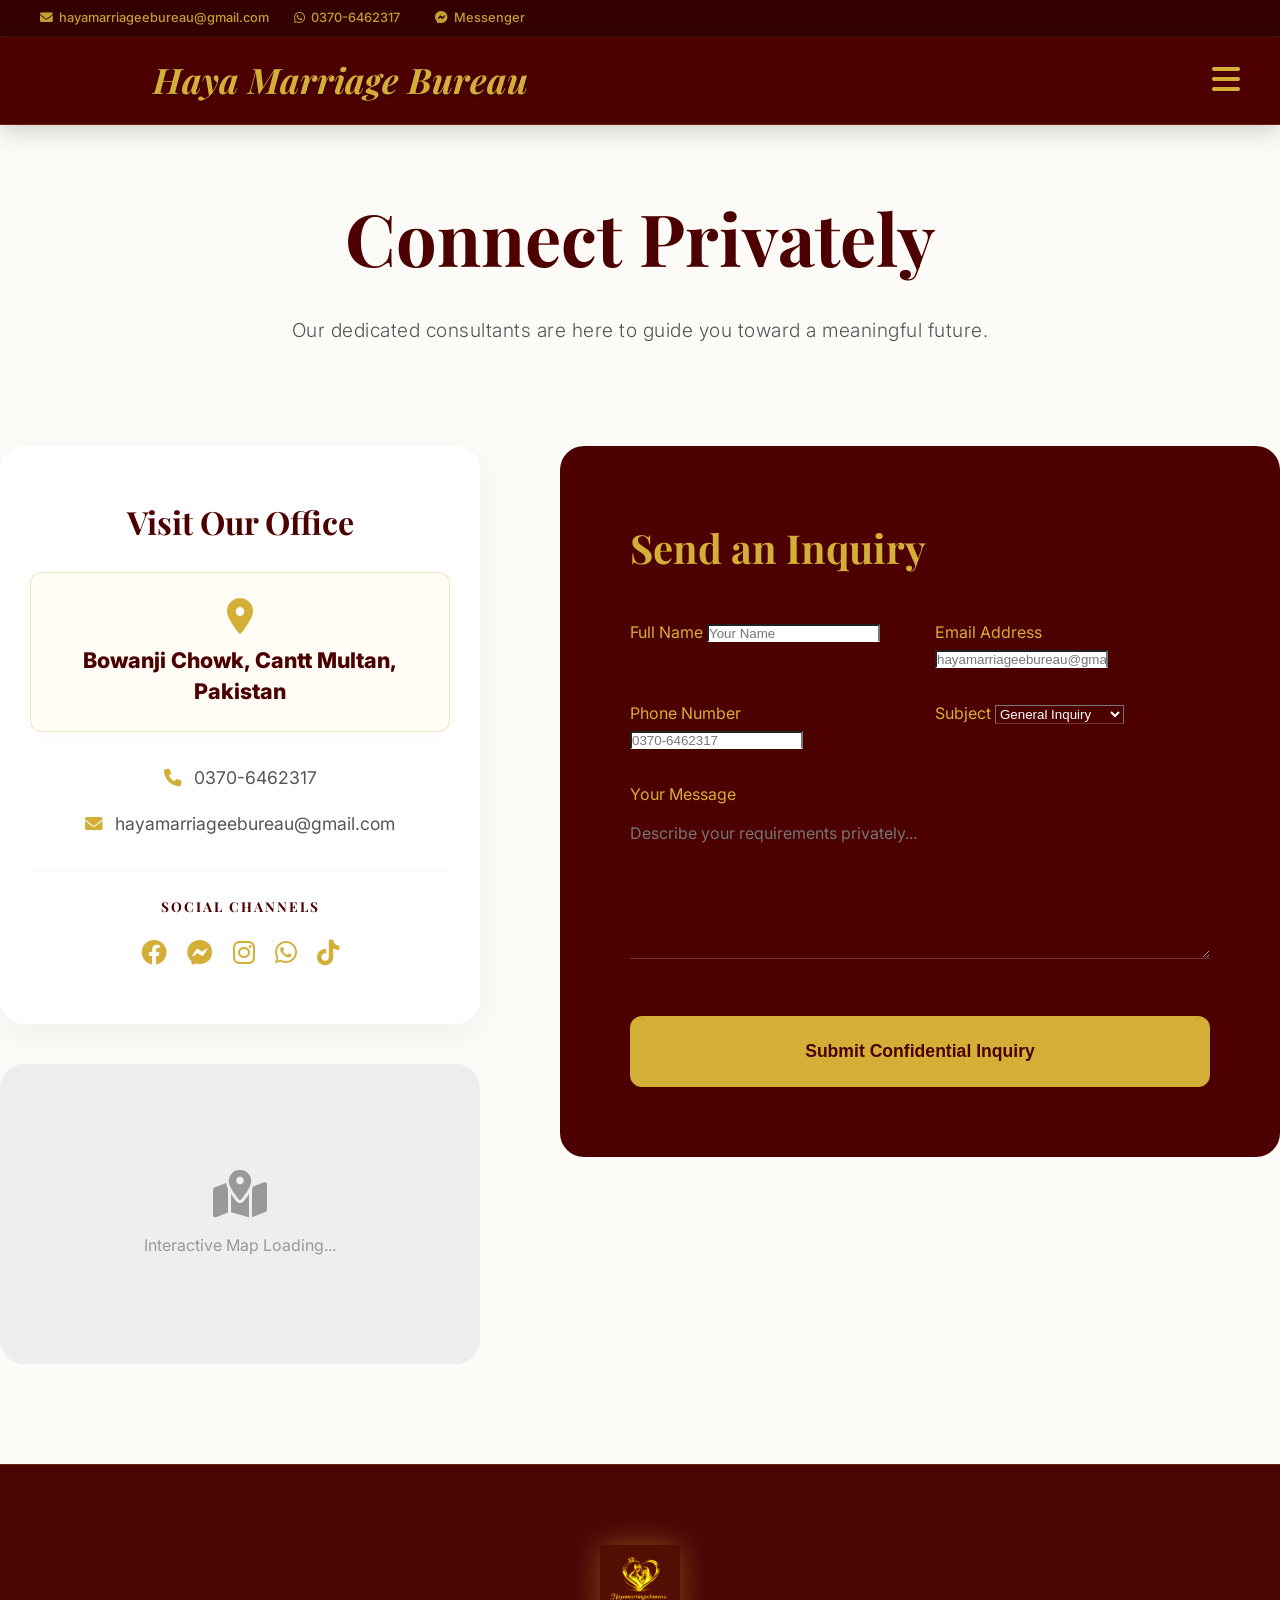
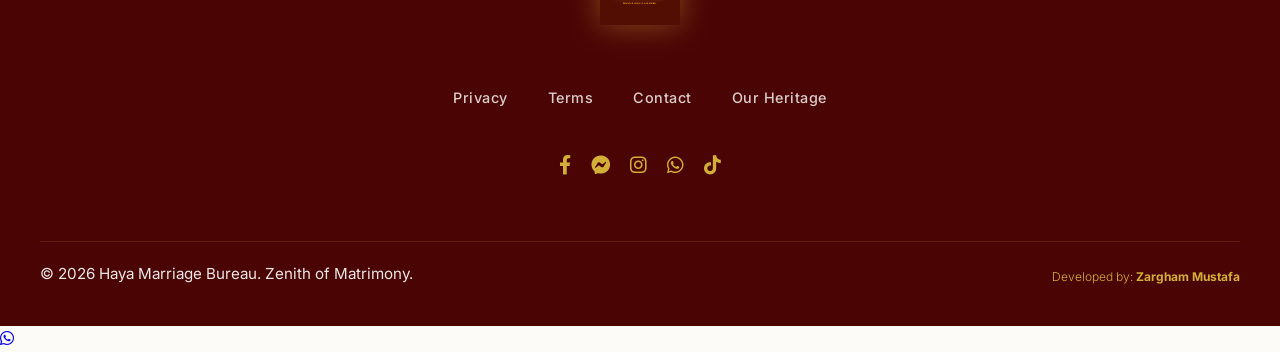
<file: contact.html>
﻿<!DOCTYPE html>
<html lang="en">
<head>
    <meta charset="UTF-8">
    <meta name="viewport" content="width=device-width, initial-scale=1.0">
    <title>Contact Us | Haya Marriage Bureau</title>
    <link rel="stylesheet" href="styles/main.css">
    <link rel="stylesheet" href="https://cdnjs.cloudflare.com/ajax/libs/font-awesome/6.0.0/css/all.min.css">
</head>
<body class="page-fade">
    <div class="header-wrapper">
        <!-- Thin Top Bar for Contact info -->
        <div class="top-bar">
            <div class="container">
                <a href="mailto:hayamarriageebureau@gmail.com"><i class="fas fa-envelope"></i> hayamarriageebureau@gmail.com</a>
                <a href="https://wa.me/923706462317"><i class="fab fa-whatsapp"></i> 0370-6462317</a>
                <a href="https://m.me/61583555798844" target="_blank" style="margin-left: 10px; color: var(--accent);"><i class="fab fa-facebook-messenger"></i> Messenger</a>
            </div>
        </div>

        <!-- Main Logo & Navigation Header -->
        <header class="luxury-header">
            <div class="container header-inner">
                <div class="header-center">
                    <a href="index.html" style="text-decoration: none;">
                        <span class="logo-text-script">Haya Marriage Bureau</span>
                    </a>
                </div>
                <div class="header-right">
                    <button class="mobile-toggle" aria-label="Open Menu" onclick="if(window.openMenu) window.openMenu();">
                        <i class="fas fa-bars"></i>
                    </button>
                </div>
            </div>
        </header>
    </div>

    <div class="mobile-nav-backdrop"></div>
    <div class="mobile-nav-overlay">
        <i class="fas fa-times close-btn" onclick="if(window.closeMenu) window.closeMenu();"></i>
        <div class="mobile-nav-links">
            <a href="index.html">Home</a>
            <a href="profiles.html">Profiles</a>
            <a href="register.html">Register</a>
            <a href="about.html">Our Story</a>
            <a href="packages.html">Membership</a>
            <a href="contact.html">Contact</a>
            <a href="register.html" class="btn-join-elite btn-mobile-join">Join the Elite</a>
        </div>
        <div class="mobile-nav-signature">
            Developed by: <a href="https://wa.me/923079661669" target="_blank">Zargham Mustafa</a>
        </div>
    </div>

    <div class="container" style="padding: 180px 0 100px;">
        <div class="section-title animate">
            <h1 style="font-size: 4.5rem; color: var(--primary); margin-bottom: 20px;">Connect Privately</h1>
            <p>Our dedicated consultants are here to guide you toward a meaningful future.</p>
        </div>

        <div style="display: grid; grid-template-columns: 1fr 1.5fr; gap: 80px;">
            <div class="animate">
                <div style="background: var(--white); padding: 50px 30px; border-radius: var(--radius-lg); box-shadow: var(--shadow-soft); margin-bottom: 40px; text-align: center;">
                    <h3 style="color: var(--primary); margin-bottom: 25px; font-size: 2rem; font-family: 'Playfair Display', serif;">Visit Our Office</h3>
                    <div style="line-height: 1.8;">
                        <div style="margin-bottom: 30px; background: #FFFDF5; padding: 25px 20px; border-radius: 12px; border: 1px solid rgba(212,175,55,0.3); box-shadow: 0 5px 15px rgba(0,0,0,0.02); display: inline-block; width: 100%;">
                            <i class="fas fa-map-marker-alt" style="color: var(--accent); font-size: 2.2rem; margin-bottom: 12px; display: block;"></i>
                            <span style="font-weight: 800; font-size: 1.35rem; color: var(--primary); display: block; line-height: 1.4;">Bowanji Chowk, Cantt Multan, <br>Pakistan</span>
                        </div>
                        <p style="margin-bottom: 15px; font-size: 1.1rem; color: var(--text-muted);"><i class="fas fa-phone" style="margin-right: 12px; color: var(--accent);"></i>0370-6462317</p>
                        <p style="margin-bottom: 20px; font-size: 1.1rem; color: var(--text-muted);"><i class="fas fa-envelope" style="margin-right: 12px; color: var(--accent);"></i><a href="mailto:hayamarriageebureau@gmail.com" style="color: inherit; text-decoration: none;">hayamarriageebureau@gmail.com</a></p>
                    </div>
                    <div style="margin-top: 30px; border-top: 1px solid rgba(0,0,0,0.05); padding-top: 25px;">
                        <h4 style="color: var(--primary); margin-bottom: 15px; font-size: 0.85rem; text-transform: uppercase; letter-spacing: 2px;">Social Channels</h4>
                        <div style="display: flex; gap: 20px; font-size: 1.6rem; justify-content: center;">
                            <a href="https://web.facebook.com/profile.php?id=61583555798844" target="_blank" style="color: var(--accent); transition: 0.3s;" onmouseover="this.style.color='var(--primary)'" onmouseout="this.style.color='var(--accent)'"><i class="fab fa-facebook"></i></a>
                            <a href="https://m.me/61583555798844" target="_blank" style="color: var(--accent); transition: 0.3s;" onmouseover="this.style.color='var(--primary)'" onmouseout="this.style.color='var(--accent)'"><i class="fab fa-facebook-messenger"></i></a>
                            <a href="https://www.instagram.com/hayamarriageebureau2026/" target="_blank" rel="noopener noreferrer" style="color: var(--accent); transition: 0.3s;" onmouseover="this.style.color='var(--primary)'" onmouseout="this.style.color='var(--accent)'"><i class="fab fa-instagram"></i></a>
                            <a href="https://wa.me/923706462317" target="_blank" style="color: var(--accent); transition: 0.3s;" onmouseover="this.style.color='var(--primary)'" onmouseout="this.style.color='var(--accent)'"><i class="fab fa-whatsapp"></i></a>
                            <a href="https://www.tiktok.com/@hayamarriageburea" target="_blank" rel="noopener noreferrer" style="color: var(--accent); transition: 0.3s;" onmouseover="this.style.color='var(--primary)'" onmouseout="this.style.color='var(--accent)'"><i class="fab fa-tiktok"></i></a>
                        </div>
                    </div>
                </div>
                <!-- Mini Map Placeholder -->
                <div style="height: 300px; background: #eee; border-radius: var(--radius-lg); overflow: hidden; position: relative;">
                    <div style="position: absolute; top: 50%; left: 50%; transform: translate(-50%, -50%); text-align: center; color: #999;">
                        <i class="fas fa-map-marked-alt" style="font-size: 3rem; margin-bottom: 15px;"></i>
                        <p>Interactive Map Loading...</p>
                    </div>
                </div>
            </div>

            <div class="animate">
                <form action="#" style="background: var(--primary); padding: 70px; border-radius: var(--radius-lg); box-shadow: var(--shadow-deep); color: white;">
                    <h2 style="color: var(--accent); margin-bottom: 40px; font-size: 2.5rem;">Send an Inquiry</h2>
                    <div style="display: grid; grid-template-columns: 1fr 1fr; gap: 30px; margin-bottom: 30px;">
                        <div class="filter-group">
                            <label style="color: var(--accent);">Full Name</label>
                            <input type="text" placeholder="Your Name" style="color: white; border-bottom: 1px solid rgba(255,255,255,0.2);">
                        </div>
                        <div class="filter-group">
                            <label style="color: var(--accent);">Email Address</label>
                            <input type="email" placeholder="hayamarriageebureau@gmail.com" style="color: white; border-bottom: 1px solid rgba(255,255,255,0.2);">
                        </div>
                    </div>
                    <div style="display: grid; grid-template-columns: 1fr 1fr; gap: 30px; margin-bottom: 30px;">
                        <div class="filter-group">
                            <label style="color: var(--accent);">Phone Number</label>
                            <input type="text" placeholder="0370-6462317" style="color: white; border-bottom: 1px solid rgba(255,255,255,0.2);">
                        </div>
                        <div class="filter-group">
                            <label style="color: var(--accent);">Subject</label>
                            <select style="color: white; border-bottom: 1px solid rgba(255,255,255,0.2); background: var(--primary);">
                                <option>General Inquiry</option>
                                <option>VIP Matchmaking</option>
                                <option>Profile Verification</option>
                                <option>Technical Support</option>
                            </select>
                        </div>
                    </div>
                    <div class="filter-group" style="margin-bottom: 50px;">
                        <label style="color: var(--accent);">Your Message</label>
                        <textarea placeholder="Describe your requirements privately..." rows="6" style="width: 100%; background: transparent; border: none; border-bottom: 1px solid rgba(255,255,255,0.2); color: white; font-family: inherit; font-size: 1rem; padding: 15px 0;"></textarea>
                    </div>
                    <button class="btn-minimal" style="background: var(--accent); color: var(--primary); border: none; width: 100%; padding: 25px; border-radius: 12px; font-weight: 800; font-size: 1.1rem; cursor: pointer; transition: 0.3s;">Submit Confidential Inquiry</button>
                </form>
            </div>
        </div>
    </div>

    <footer>
        <div class="container">
            <div class="footer-grid">
                <img src="images/official_logo.png" class="footer-logo-large" alt="Haya Bureau Logo">
                
                <ul class="footer-links">
                    <li><a href="about.html">Privacy</a></li>
                    <li><a href="about.html">Terms</a></li>
                    <li><a href="contact.html">Contact</a></li>
                    <li><a href="about.html">Our Heritage</a></li>
                </ul>

                <div class="footer-socials">
                    <a href="https://web.facebook.com/profile.php?id=61583555798844" target="_blank"><i class="fab fa-facebook-f"></i></a>
                    <a href="https://m.me/61583555798844" target="_blank"><i class="fab fa-facebook-messenger"></i></a>
                    <a href="https://www.instagram.com/hayamarriageebureau2026/" target="_blank" rel="noopener noreferrer"><i class="fab fa-instagram"></i></a>
                    <a href="https://wa.me/923706462317" target="_blank"><i class="fab fa-whatsapp"></i></a>
                    <a href="https://www.tiktok.com/@hayamarriageburea" target="_blank" rel="noopener noreferrer"><i class="fab fa-tiktok"></i></a>
                </div>
            </div>

            <div class="footer-bottom">
                <div class="copyright">
                    &copy; 2026 Haya Marriage Bureau. Zenith of Matrimony.
                </div>
                <div class="developer-signature" style="font-size: 12px; color: #D4AF37;">
                    Developed by: <a href="https://wa.me/923079661669" target="_blank" style="color: #D4AF37; text-decoration: none; font-weight: 700;">Zargham Mustafa</a>
                </div>
            </div>
        </div>
    </footer>

    <a href="https://wa.me/923706462317" class="whatsapp-float" target="_blank">
        <i class="fab fa-whatsapp"></i>
    </a>

    <script type="module" src="js/ui.js"></script>

</body>
</html>
</file>
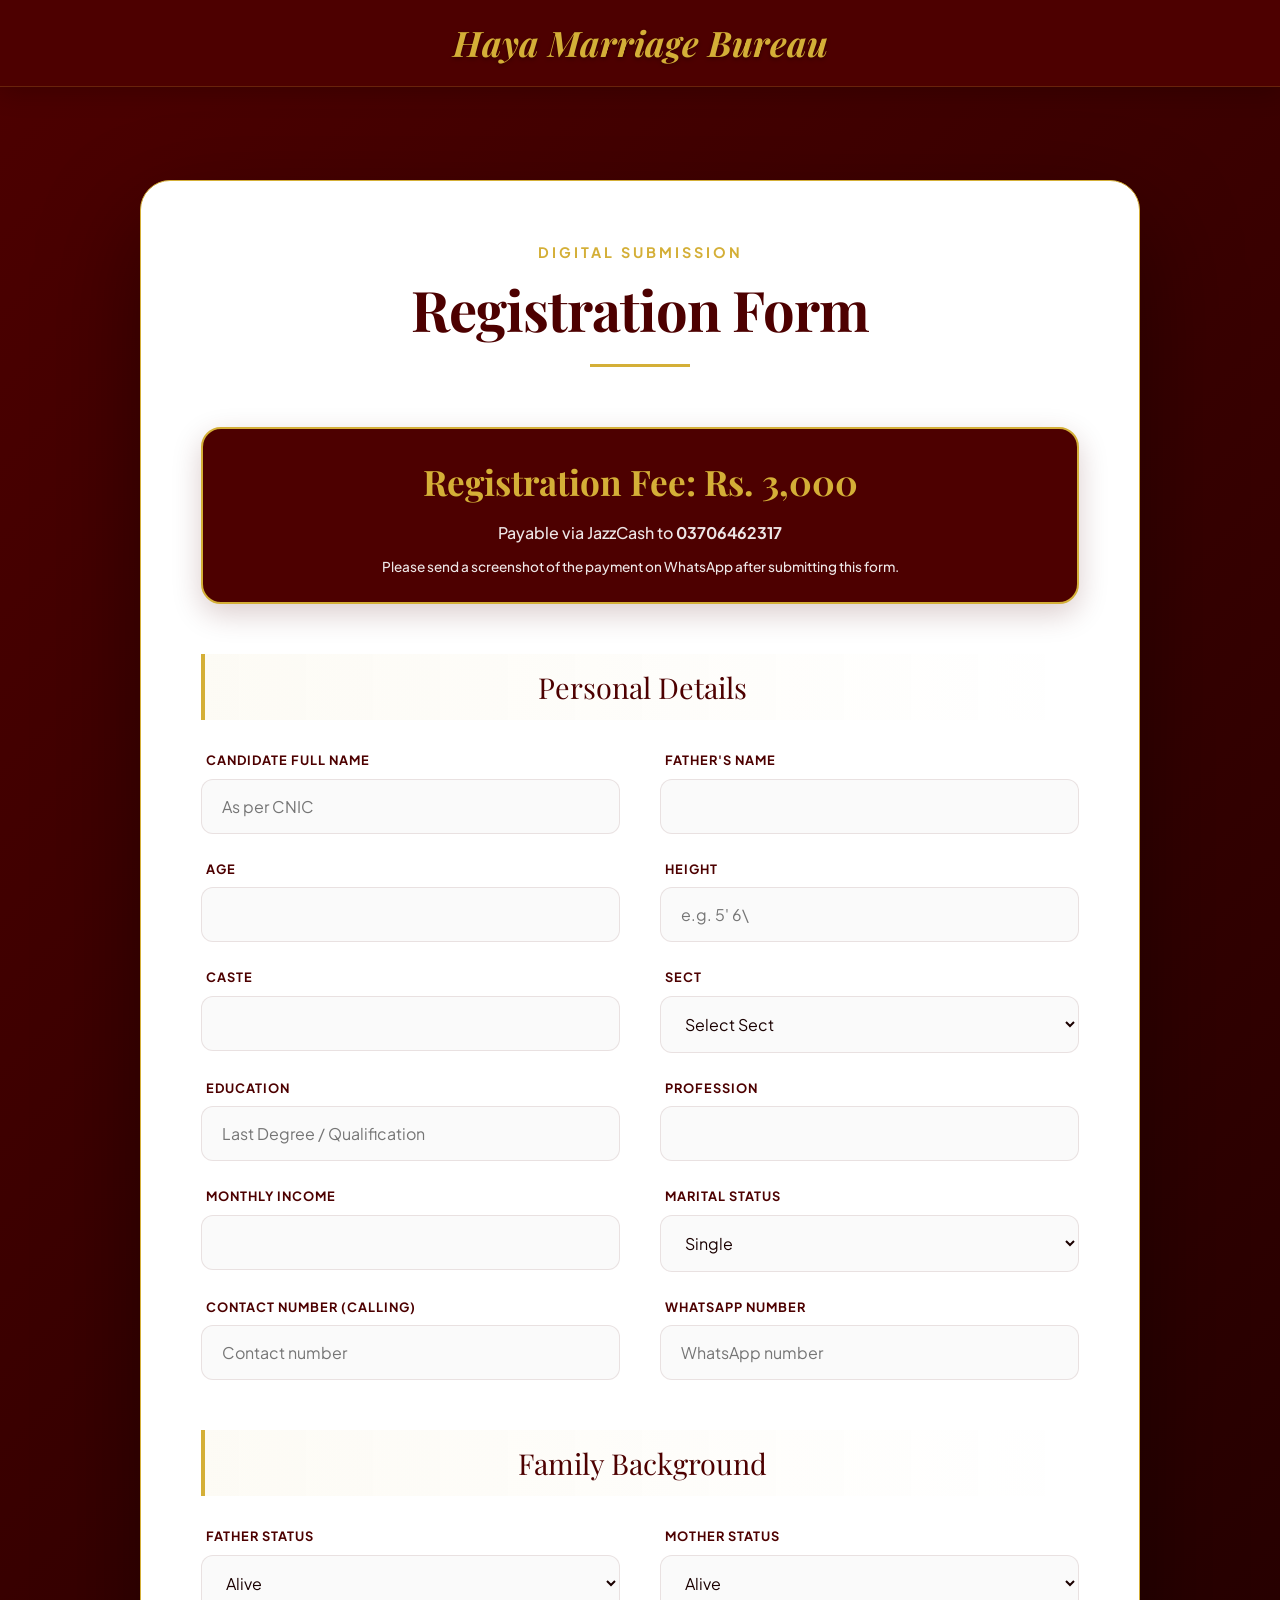
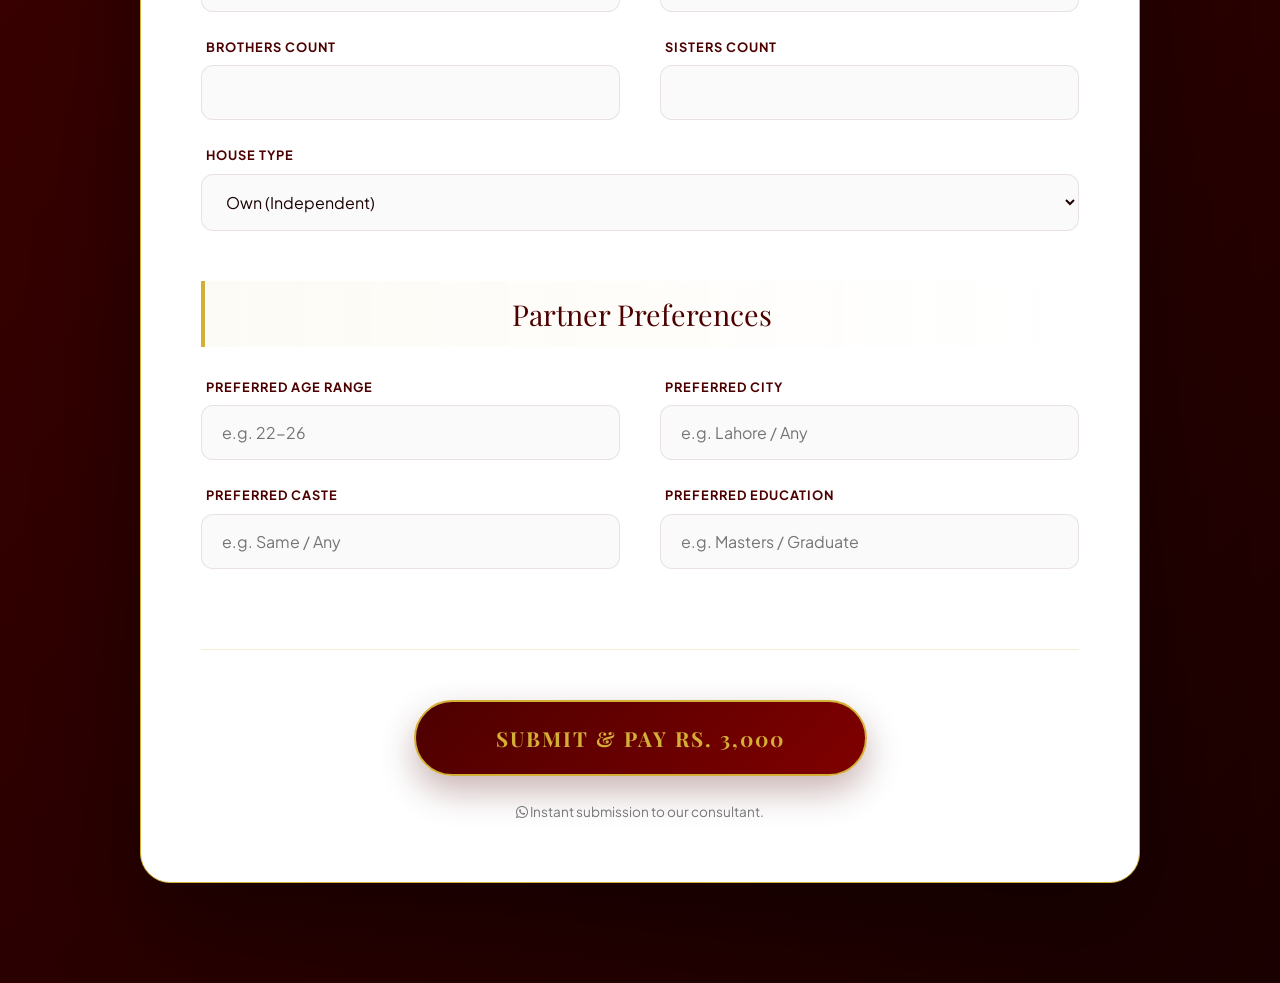
<file: dashboard.html>
﻿<!DOCTYPE html>
<html lang="en">
<head>
    <meta charset="UTF-8">
    <meta name="viewport" content="width=device-width, initial-scale=1.0">
    <title>Dashboard | Haya Marriage Bureau</title>
    <link rel="stylesheet" href="styles/main.css">
    <link rel="stylesheet" href="https://cdnjs.cloudflare.com/ajax/libs/font-awesome/6.0.0/css/all.min.css">
    <style>
        .dashboard-grid {
            display: grid;
            grid-template-columns: 1fr;
            gap: 30px;
            margin-top: 100px;
        }
        .sidebar {
            background: white;
            padding: 30px;
            border-radius: 20px;
            box-shadow: var(--shadow-soft);
            height: fit-content;
        }
        .sidebar ul {
            list-style: none;
            margin-top: 20px;
        }
        .sidebar li {
            margin-bottom: 15px;
        }
        .sidebar li a {
            text-decoration: none;
            color: var(--text-main);
            display: flex;
            align-items: center;
            gap: 12px;
            padding: 10px;
            border-radius: 8px;
            transition: var(--transition);
        }
        .sidebar li a:hover, .sidebar li a.active {
            background: rgba(77, 0, 0, 0.05);
            color: var(--primary);
        }
        .badge-pending {
            background: #FFF3CD;
            color: #856404;
            padding: 4px 12px;
            border-radius: 20px;
            font-size: 0.8rem;
            font-weight: 600;
        }
        @media (max-width: 768px) {
            .top-bar { display: none !important; }
            .logo-text-script { font-size: 1.5rem !important; }
            .header-inner { justify-content: space-between !important; }
            .header-center { flex: 0 1 auto !important; justify-content: flex-start !important; }
            .header-right { flex: 1 !important; display: flex !important; justify-content: flex-end !important; }
            .btn-join-elite, .user-nav-wrap { display: none !important; } /* Hide from header on mobile */
            .dashboard-grid { grid-template-columns: 1fr; margin-top: 80px; }
            .sidebar { display: none; }
        }
        .match-card {
            background: white;
            padding: 20px;
            border-radius: 15px;
            box-shadow: var(--shadow-soft);
            display: flex;
            align-items: center;
            gap: 20px;
            margin-bottom: 20px;
        }
        .match-img {
            width: 80px;
            height: 80px;
            border-radius: 50%;
            background: #EEE;
            display: flex;
            align-items: center;
            justify-content: center;
            font-size: 2rem;
            color: var(--text-muted);
        }
    </style>
</head>
<body class="page-fade">
    <div class="header-wrapper">
        <!-- Thin Top Bar for Contact info -->
        <div class="top-bar">
            <div class="container">
                <a href="mailto:hayamarriageebureau@gmail.com"><i class="fas fa-envelope"></i> hayamarriageebureau@gmail.com</a>
                <a href="https://wa.me/923706462317"><i class="fab fa-whatsapp"></i> 0370-6462317</a>
                <a href="https://m.me/61583555798844" target="_blank" style="margin-left: 10px; color: var(--accent);"><i class="fab fa-facebook-messenger"></i> Messenger</a>
            </div>
        </div>

        <!-- Main Logo & Navigation Header -->
        <header class="luxury-header">
            <div class="container header-inner">
                <div class="header-center">
                    <a href="index.html" style="text-decoration: none;">
                        <span class="logo-text-script">Haya Marriage Bureau</span>
                    </a>
                </div>
                <!-- Right: Navigation & User Info -->
                <div class="header-right">
                    <div class="user-nav-wrap" style="display: flex; align-items: center; gap: 15px; border-left: 1px solid rgba(255,255,255,0.2); padding-left: 20px; margin-right: 20px;">
                        <span id="userName" style="font-weight: 700; color: var(--accent);">Exclusive</span>
                        <div style="width: 35px; height: 35px; border-radius: 50%; background: var(--accent); color: #4d0000; display: flex; align-items: center; justify-content: center; box-shadow: 0 0 10px rgba(212, 175, 55, 0.4);">
                            <i class="fas fa-crown"></i>
                        </div>
                    </div>
                    <a href="register.html" class="btn-join-elite">Join the Elite</a>
                    <button class="mobile-toggle" aria-label="Open Menu" onclick="if(window.openMenu) window.openMenu();">
                        <i class="fas fa-bars"></i>
                    </button>
                </div>
            </div>
        </header>
    </div>

    <!-- Mobile Navigation Drawer -->
    <div class="mobile-nav-backdrop"></div>
    <div class="mobile-nav-overlay">
        <i class="fas fa-times close-btn" onclick="if(window.closeMenu) window.closeMenu();"></i>
        <div class="mobile-nav-links">
            <a href="index.html">Home</a>
            <a href="profiles.html">Profiles</a>
            <a href="about.html">Our Story</a>
            <a href="packages.html">Membership</a>
            <a href="contact.html">Contact</a>
            <a href="register.html" class="btn-join-elite btn-mobile-join">Join the Elite</a>
        </div>
        <div class="mobile-nav-signature">
            Developed by: <a href="https://wa.me/923079661669" target="_blank">Zargham Mustafa</a>
        </div>
    </div>

    <div class="container dashboard-grid" style="padding-top: 130px;">
        

        <main class="animate-fade-in" style="animation-delay: 0.2s;">
            <div style="background: white; padding: 30px; border-radius: 20px; box-shadow: var(--shadow-soft); margin-bottom: 30px; border-left: 5px solid var(--accent);">
                <div style="display: flex; justify-content: space-between; align-items: center;">
                    <div>
                        <h2 style="color: var(--primary);">Welcome back, <span id="welcomeName">Guest</span>!</h2>
                        <p style="color: var(--text-muted);">Your profile is currently under review by our admin team.</p>
                    </div>
                    <span class="badge-pending"><i class="fas fa-clock"></i> Verification Pending</span>
                </div>
            </div>

            <h3 style="margin-bottom: 20px;">Potential Matches For You</h3>
            <div class="match-card">
                <div class="match-img"><i class="fas fa-user"></i></div>
                <div style="flex: 1;">
                    <h4 style="color: var(--primary);">M. Ibrahim (31)</h4>
                    <p style="font-size: 0.9rem; color: var(--text-muted);">Software Engineer • Lahore • Masters in CS</p>
                </div>
                <button class="btn-premium" style="padding: 8px 20px; font-size: 0.9rem;">View Profile</button>
            </div>

            <div class="match-card">
                <div class="match-img"><i class="fas fa-user"></i></div>
                <div style="flex: 1;">
                    <h4 style="color: var(--primary);">Zoya Khan (27)</h4>
                    <p style="font-size: 0.9rem; color: var(--text-muted);">Doctor • Islamabad • MBBS / FCPS</p>
                </div>
                <button class="btn-premium" style="padding: 8px 20px; font-size: 0.9rem;">View Profile</button>
            </div>

            <div style="background: white; padding: 30px; border-radius: 20px; box-shadow: var(--shadow-soft); margin-top: 40px;">
                <h3 style="margin-bottom: 20px; color: var(--primary);">Trust & Privacy Tips</h3>
                <ul style="padding-left: 20px; color: var(--text-muted);">
                    <li style="margin-bottom: 10px;">Keep your CNIC and phone number private until a match is verified.</li>
                    <li style="margin-bottom: 10px;">Use our "Request Photo" feature to see pictures of interested members.</li>
                    <li style="margin-bottom: 10px;">Report any suspicious activity to our 24/7 admin panel.</li>
                </ul>
            </div>
        </main>
    </div>

    <footer>
        <div class="container">
            <div class="footer-grid">
                <img src="images/official_logo.png" class="footer-logo-large" alt="Haya Bureau Logo">
                
                <ul class="footer-links">
                    <li><a href="about.html">Privacy</a></li>
                    <li><a href="about.html">Terms</a></li>
                    <li><a href="contact.html">Contact</a></li>
                    <li><a href="about.html">Our Heritage</a></li>
                </ul>

                <div class="footer-socials">
                    <a href="https://web.facebook.com/profile.php?id=61583555798844" target="_blank"><i class="fab fa-facebook-f"></i></a>
                    <a href="https://m.me/61583555798844" target="_blank"><i class="fab fa-facebook-messenger"></i></a>
                    <a href="https://www.instagram.com/hayamarriageebureau2026/" target="_blank" rel="noopener noreferrer"><i class="fab fa-instagram"></i></a>
                    <a href="https://wa.me/923706462317" target="_blank"><i class="fab fa-whatsapp"></i></a>
                    <a href="https://www.tiktok.com/@hayamarriageburea" target="_blank" rel="noopener noreferrer"><i class="fab fa-tiktok"></i></a>
                </div>
            </div>

            <div class="footer-bottom">
                <div class="copyright">
                    &copy; 2026 Haya Marriage Bureau. Zenith of Matrimony.
                </div>
                
                <div class="developer-signature" style="font-size: 12px; color: #D4AF37 !important;">
                    Developed by: <a href="https://wa.me/923079661669" target="_blank" style="color: #D4AF37 !important; text-decoration: none; font-weight: 700;">Zargham Mustafa</a>
                </div>
            </div>
        </div>
    </footer>

    <a href="https://wa.me/923706462317" class="whatsapp-float" target="_blank">
        <i class="fab fa-whatsapp"></i>
    </a>

    <script type="module" src="js/dashboard.js"></script>
    <script type="module" src="js/ui.js"></script>
</body>
</html>
</file>
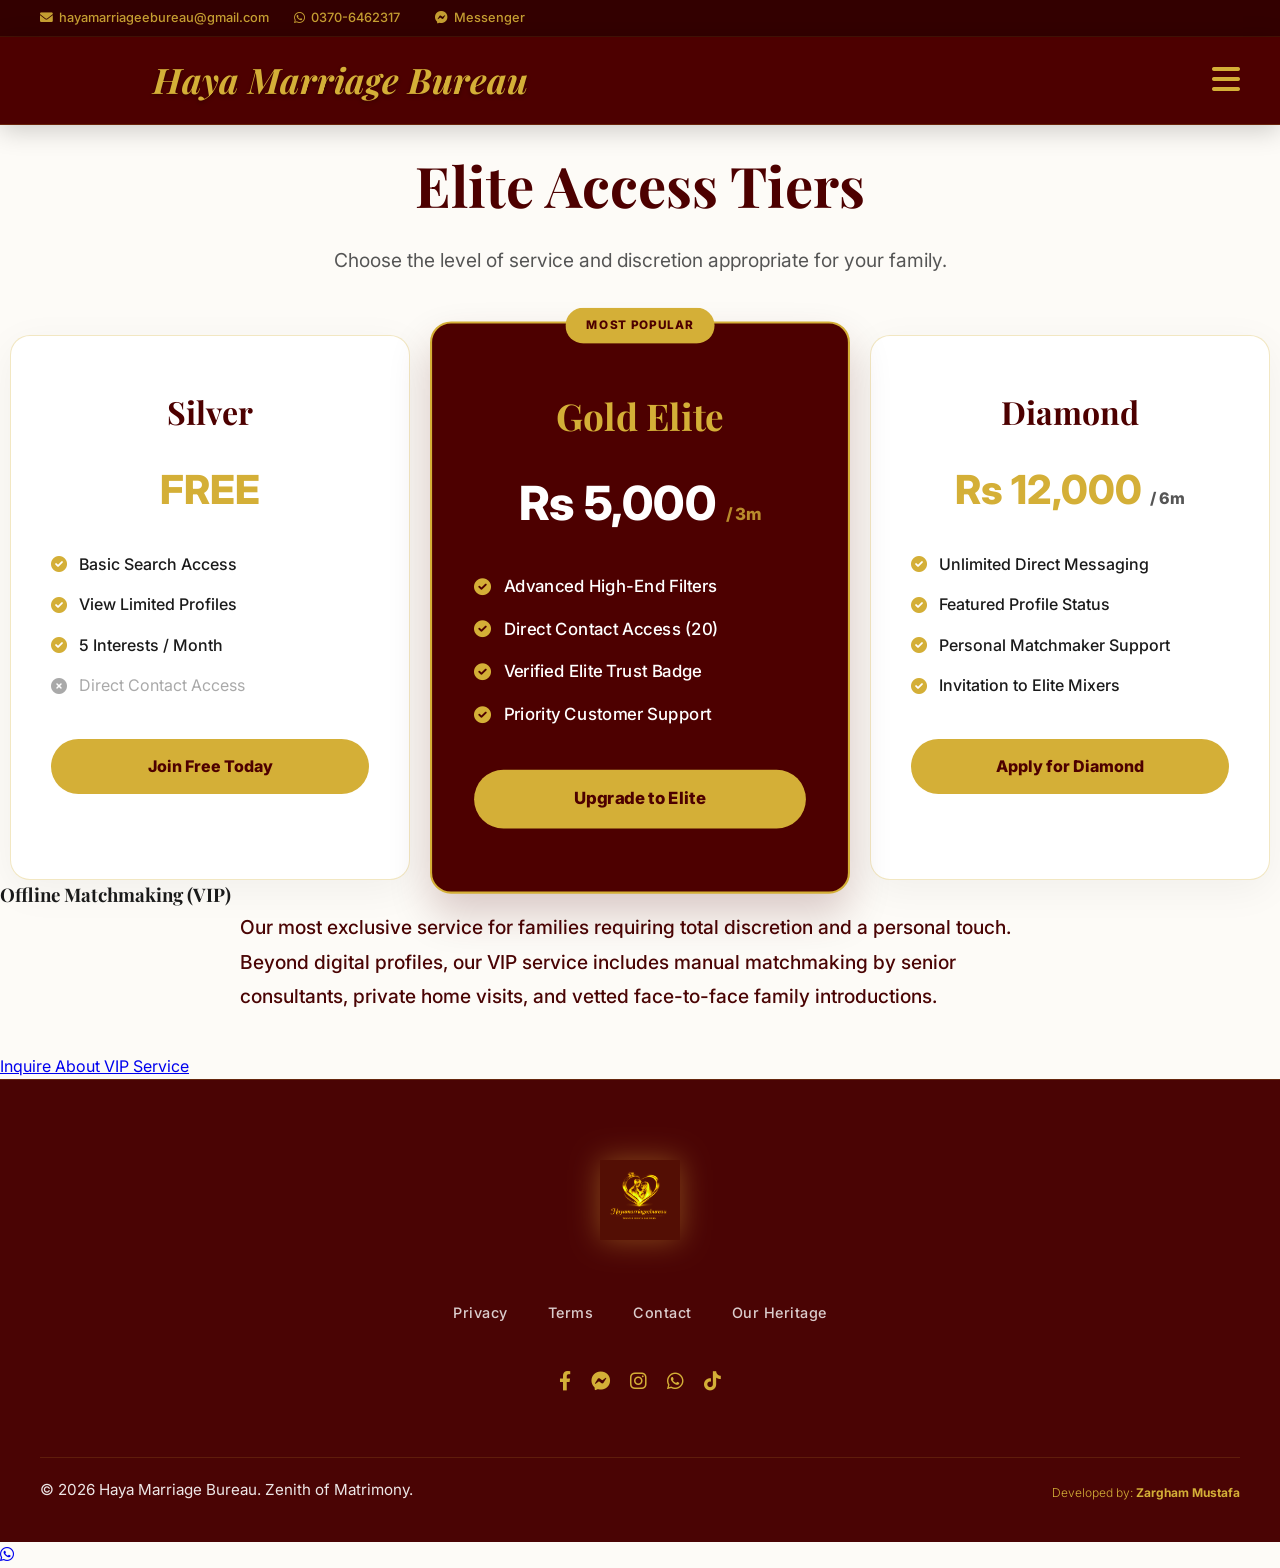
<file: packages.html>
﻿<!DOCTYPE html>
<html lang="en">
<head>
    <meta charset="UTF-8">
    <meta name="viewport" content="width=device-width, initial-scale=1.0">
    <title>Packages & Options | Haya Marriage Bureau</title>
    <link rel="stylesheet" href="styles/main.css">
    <link rel="stylesheet" href="https://cdnjs.cloudflare.com/ajax/libs/font-awesome/6.0.0/css/all.min.css">
</head>
<body class="page-fade">
    <div class="header-wrapper">
        <!-- Thin Top Bar for Contact info -->
        <div class="top-bar">
            <div class="container">
                <a href="mailto:hayamarriageebureau@gmail.com"><i class="fas fa-envelope"></i> hayamarriageebureau@gmail.com</a>
                <a href="https://wa.me/923706462317"><i class="fab fa-whatsapp"></i> 0370-6462317</a>
                <a href="https://m.me/61583555798844" target="_blank" style="margin-left: 10px; color: var(--accent);"><i class="fab fa-facebook-messenger"></i> Messenger</a>
            </div>
        </div>

        <!-- Main Logo & Navigation Header -->
        <header class="luxury-header">
            <div class="container header-inner">
                <div class="header-center">
                    <a href="index.html" style="text-decoration: none;">
                        <span class="logo-text-script">Haya Marriage Bureau</span>
                    </a>
                </div>
                <div class="header-right">
                    <button class="mobile-toggle" aria-label="Open Menu" onclick="if(window.openMenu) window.openMenu();">
                        <i class="fas fa-bars"></i>
                    </button>
                </div>
            </div>
        </header>
    </div>

    <div class="mobile-nav-backdrop"></div>
    <div class="mobile-nav-overlay">
        <i class="fas fa-times close-btn" onclick="if(window.closeMenu) window.closeMenu();"></i>
        <div class="mobile-nav-links">
            <a href="index.html">Home</a>
            <a href="profiles.html">Profiles</a>
            <a href="register.html">Register</a>
            <a href="about.html">Our Story</a>
            <a href="packages.html">Membership</a>
            <a href="contact.html">Contact</a>
            <a href="register.html" class="btn-join-elite btn-mobile-join">Join the Elite</a>
        </div>
        <div class="mobile-nav-signature">
            Developed by: <a href="https://wa.me/923079661669" target="_blank">Zargham Mustafa</a>
        </div>
    </div>

    <main style="padding-top: 140px; background: var(--surface); min-height: 100vh;">
        <div class="container" style="text-align: center; margin-bottom: 60px;">
            <div class="animate">
                <h1 style="font-size: 3.5rem; color: var(--primary); margin-bottom: 15px;">Elite Access Tiers</h1>
                <p style="color: var(--text-muted); font-size: 1.2rem;">Choose the level of service and discretion appropriate for your family.</p>
            </div>
        </div>

        <div class="pricing-container" style="display: flex; justify-content: center; align-items: stretch; gap: 30px; margin-top: 50px; flex-wrap: wrap;">
            <!-- Silver Plan -->
            <div class="pricing-card animate" style="background: var(--white); border: 1px solid rgba(212, 175, 55, 0.3); padding: 50px 40px; border-radius: 20px; flex: 1; min-width: 300px; max-width: 400px; transition: var(--transition); text-align: center; box-shadow: var(--shadow-soft);">
                <h3 style="color: var(--primary); font-size: 2rem; margin-bottom: 20px;">Silver</h3>
                <p class="price" style="font-size: 2.5rem; color: var(--accent); font-weight: 800; margin-bottom: 30px;">FREE</p>
                <ul style="list-style: none; padding: 0; text-align: left; margin-bottom: 40px;">
                    <li style="margin-bottom: 15px; display: flex; align-items: center; gap: 12px; color: var(--text-main); font-weight: 500;">
                        <i class="fas fa-check-circle" style="color: var(--accent);"></i> Basic Search Access
                    </li>
                    <li style="margin-bottom: 15px; display: flex; align-items: center; gap: 12px; color: var(--text-main); font-weight: 500;">
                        <i class="fas fa-check-circle" style="color: var(--accent);"></i> View Limited Profiles
                    </li>
                    <li style="margin-bottom: 15px; display: flex; align-items: center; gap: 12px; color: var(--text-main); font-weight: 500;">
                        <i class="fas fa-check-circle" style="color: var(--accent);"></i> 5 Interests / Month
                    </li>
                    <li style="margin-bottom: 15px; display: flex; align-items: center; gap: 12px; color: var(--text-muted); opacity: 0.5;">
                        <i class="fas fa-times-circle"></i> Direct Contact Access
                    </li>
                </ul>
                <a href="register.html" class="btn-gold" style="background: var(--accent); color: var(--primary) !important; font-weight: 800; border-radius: 50px; padding: 15px 30px; display: block; text-decoration: none; transition: var(--transition); border: none; cursor: pointer;">Join Free Today</a>
            </div>

            <!-- Gold Elite (Featured) -->
            <div class="pricing-card featured animate" style="background: var(--primary); border: 2px solid var(--accent); padding: 60px 40px; border-radius: 20px; flex: 1; min-width: 300px; max-width: 400px; transition: var(--transition); text-align: center; position: relative; box-shadow: 0 20px 40px rgba(77, 0, 0, 0.2); transform: scale(1.05); z-index: 2;">
                <span class="badge" style="position: absolute; top: -15px; left: 50%; transform: translateX(-50%); background: var(--accent); color: var(--primary); padding: 8px 20px; border-radius: 50px; font-weight: 800; font-size: 0.7rem; letter-spacing: 1px;">MOST POPULAR</span>
                <h3 style="color: var(--accent); font-size: 2.2rem; margin-bottom: 20px;">Gold Elite</h3>
                <p class="price" style="font-size: 2.8rem; color: var(--white); font-weight: 800; margin-bottom: 30px;">Rs 5,000 <span style="font-size: 1rem; color: var(--accent); opacity: 0.8;">/ 3m</span></p>
                <ul style="list-style: none; padding: 0; text-align: left; margin-bottom: 40px;">
                    <li style="margin-bottom: 15px; display: flex; align-items: center; gap: 12px; color: var(--white); font-weight: 500;">
                        <i class="fas fa-check-circle" style="color: var(--accent);"></i> Advanced High-End Filters
                    </li>
                    <li style="margin-bottom: 15px; display: flex; align-items: center; gap: 12px; color: var(--white); font-weight: 500;">
                        <i class="fas fa-check-circle" style="color: var(--accent);"></i> Direct Contact Access (20)
                    </li>
                    <li style="margin-bottom: 15px; display: flex; align-items: center; gap: 12px; color: var(--white); font-weight: 500;">
                        <i class="fas fa-check-circle" style="color: var(--accent);"></i> Verified Elite Trust Badge
                    </li>
                    <li style="margin-bottom: 15px; display: flex; align-items: center; gap: 12px; color: var(--white); font-weight: 500;">
                        <i class="fas fa-check-circle" style="color: var(--accent);"></i> Priority Customer Support
                    </li>
                </ul>
                <a href="register.html" class="btn-gold" style="background: var(--accent); color: var(--primary) !important; font-weight: 800; border-radius: 50px; padding: 15px 30px; display: block; text-decoration: none; transition: var(--transition); border: none; cursor: pointer;">Upgrade to Elite</a>
            </div>

            <!-- Diamond Plan -->
            <div class="pricing-card animate" style="background: var(--white); border: 1px solid rgba(212, 175, 55, 0.3); padding: 50px 40px; border-radius: 20px; flex: 1; min-width: 300px; max-width: 400px; transition: var(--transition); text-align: center; box-shadow: var(--shadow-soft);">
                <h3 style="color: var(--primary); font-size: 2rem; margin-bottom: 20px;">Diamond</h3>
                <p class="price" style="font-size: 2.5rem; color: var(--accent); font-weight: 800; margin-bottom: 30px;">Rs 12,000 <span style="font-size: 1rem; color: var(--text-muted);">/ 6m</span></p>
                <ul style="list-style: none; padding: 0; text-align: left; margin-bottom: 40px;">
                    <li style="margin-bottom: 15px; display: flex; align-items: center; gap: 12px; color: var(--text-main); font-weight: 500;">
                        <i class="fas fa-check-circle" style="color: var(--accent);"></i> Unlimited Direct Messaging
                    </li>
                    <li style="margin-bottom: 15px; display: flex; align-items: center; gap: 12px; color: var(--text-main); font-weight: 500;">
                        <i class="fas fa-check-circle" style="color: var(--accent);"></i> Featured Profile Status
                    </li>
                    <li style="margin-bottom: 15px; display: flex; align-items: center; gap: 12px; color: var(--text-main); font-weight: 500;">
                        <i class="fas fa-check-circle" style="color: var(--accent);"></i> Personal Matchmaker Support
                    </li>
                    <li style="margin-bottom: 15px; display: flex; align-items: center; gap: 12px; color: var(--text-main); font-weight: 500;">
                        <i class="fas fa-check-circle" style="color: var(--accent);"></i> Invitation to Elite Mixers
                    </li>
                </ul>
                <a href="register.html" class="btn-gold" style="background: var(--accent); color: var(--primary) !important; font-weight: 800; border-radius: 50px; padding: 15px 30px; display: block; text-decoration: none; transition: var(--transition); border: none; cursor: pointer;">Apply for Diamond</a>
            </div>
        </div>

        <div class="vip-banner animate">
            <h3>Offline Matchmaking (VIP)</h3>
            <p style="color: #4A0404; max-width: 800px; margin: 0 auto 40px; font-weight: 500; font-size: 1.2rem; line-height: 1.8;">
                Our most exclusive service for families requiring total discretion and a personal touch. 
                Beyond digital profiles, our VIP service includes manual matchmaking by senior consultants, 
                private home visits, and vetted face-to-face family introductions.
            </p>
            <a href="contact.html" class="btn-gold" style="max-width: 400px; margin: 0 auto;">Inquire About VIP Service</a>
        </div>
    </main>

    <footer>
        <div class="container">
            <div class="footer-grid">
                <img src="images/official_logo.png" class="footer-logo-large" alt="Haya Bureau Logo">
                
                <ul class="footer-links">
                    <li><a href="about.html">Privacy</a></li>
                    <li><a href="about.html">Terms</a></li>
                    <li><a href="contact.html">Contact</a></li>
                    <li><a href="about.html">Our Heritage</a></li>
                </ul>

                <div class="footer-socials">
                    <a href="https://web.facebook.com/profile.php?id=61583555798844" target="_blank"><i class="fab fa-facebook-f"></i></a>
                    <a href="https://m.me/61583555798844" target="_blank"><i class="fab fa-facebook-messenger"></i></a>
                    <a href="https://www.instagram.com/hayamarriageebureau2026/" target="_blank" rel="noopener noreferrer"><i class="fab fa-instagram"></i></a>
                    <a href="https://wa.me/923706462317" target="_blank"><i class="fab fa-whatsapp"></i></a>
                    <a href="https://www.tiktok.com/@hayamarriageburea" target="_blank" rel="noopener noreferrer"><i class="fab fa-tiktok"></i></a>
                </div>
            </div>

            <div class="footer-bottom">
                <div class="copyright">
                    &copy; 2026 Haya Marriage Bureau. Zenith of Matrimony.
                </div>
                <div class="developer-signature" style="font-size: 12px; color: #D4AF37;">
                    Developed by: <a href="https://wa.me/923079661669" target="_blank" style="color: #D4AF37; text-decoration: none; font-weight: 700;">Zargham Mustafa</a>
                </div>
            </div>
        </div>
    </footer>

    <a href="https://wa.me/923706462317" class="whatsapp-float" target="_blank">
        <i class="fab fa-whatsapp"></i>
    </a>

    <script type="module" src="js/ui.js"></script>
</body>
</html>
</file>
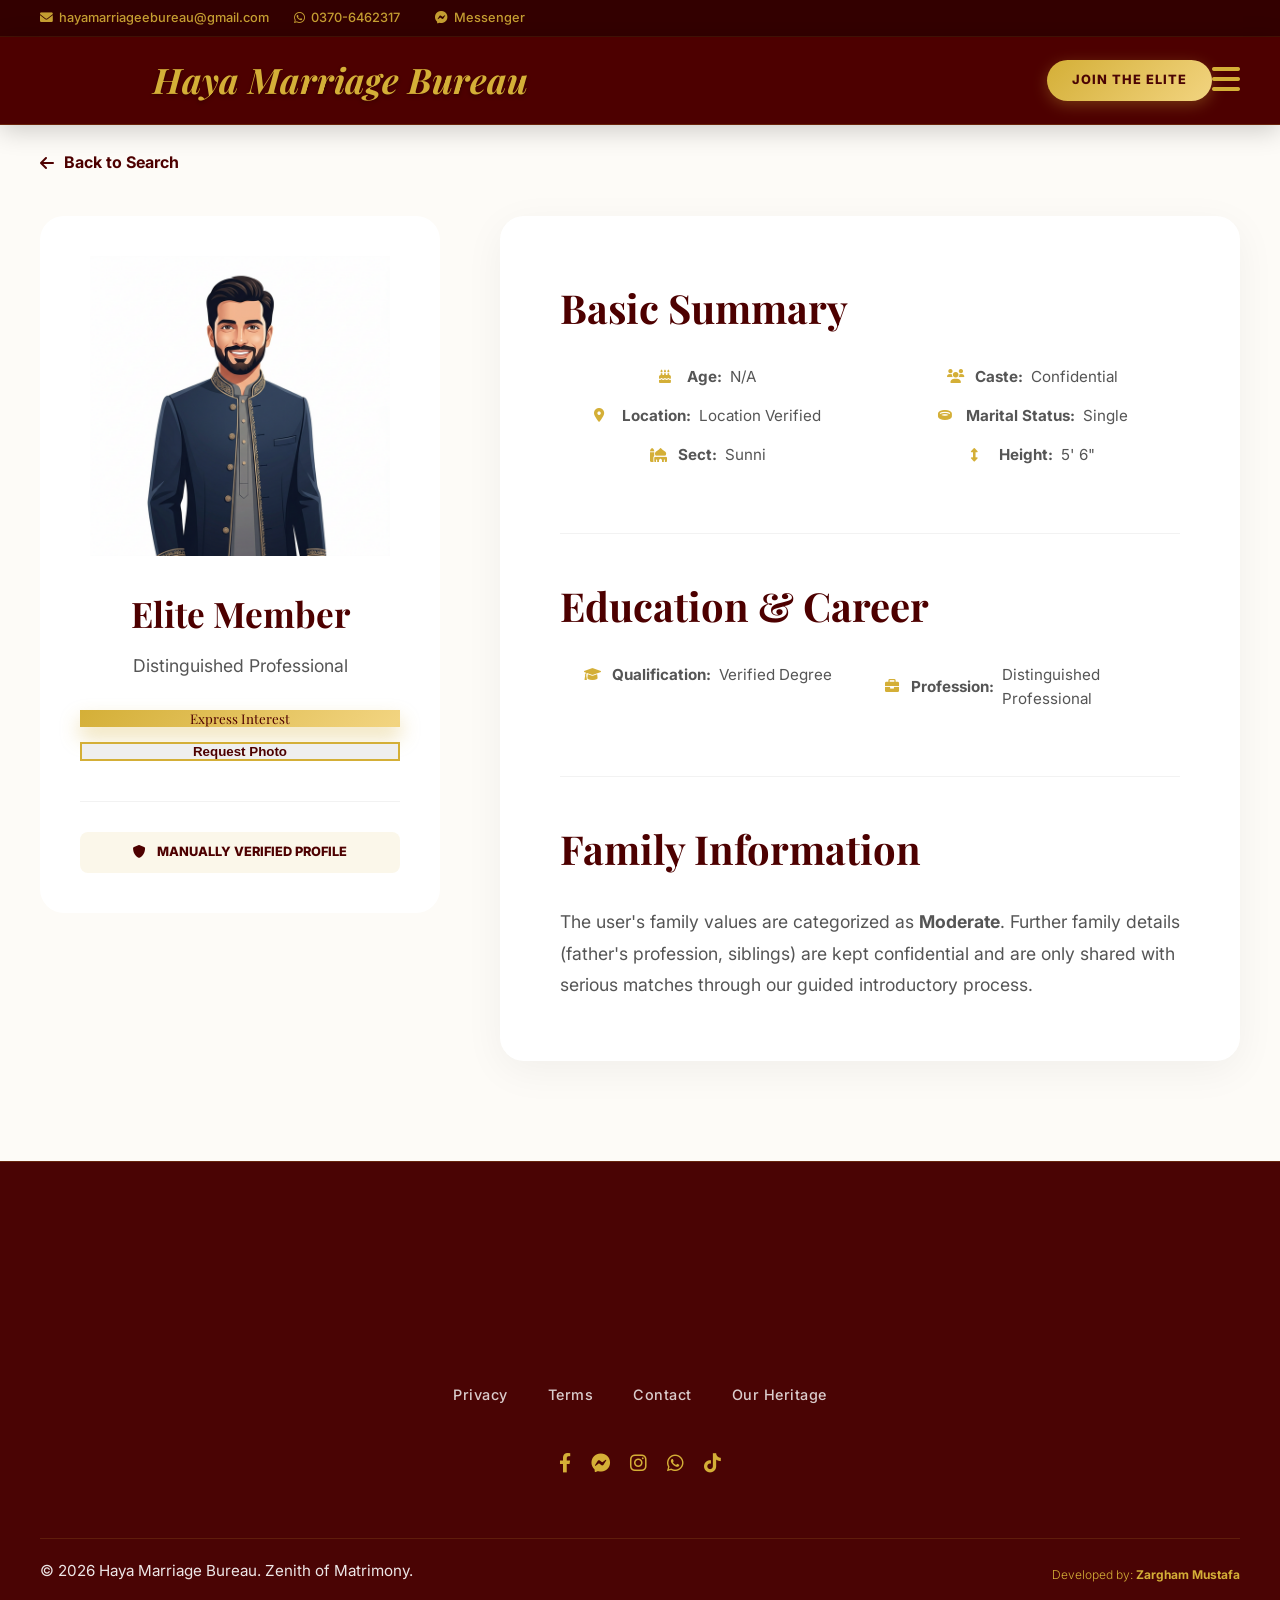
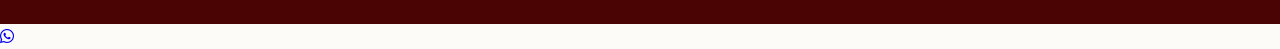
<file: profile-detail.html>
﻿<!DOCTYPE html>
<html lang="en">
<head>
    <meta charset="UTF-8">
    <meta name="viewport" content="width=device-width, initial-scale=1.0">
    <title>Profile Detail | Haya Marriage Bureau</title>
    <link rel="stylesheet" href="styles/main.css">
    <link rel="stylesheet" href="https://cdnjs.cloudflare.com/ajax/libs/font-awesome/6.0.0/css/all.min.css">
</head>
<body class="page-fade">
    <div class="header-wrapper">
        <!-- Thin Top Bar for Contact info -->
        <div class="top-bar">
            <div class="container">
                <a href="mailto:hayamarriageebureau@gmail.com"><i class="fas fa-envelope"></i> hayamarriageebureau@gmail.com</a>
                <a href="https://wa.me/923706462317"><i class="fab fa-whatsapp"></i> 0370-6462317</a>
                <a href="https://m.me/61583555798844" target="_blank" style="margin-left: 10px; color: var(--accent);"><i class="fab fa-facebook-messenger"></i> Messenger</a>
            </div>
        </div>

        <!-- Main Logo & Navigation Header -->
        <header class="luxury-header">
            <div class="container header-inner">
                <div class="header-center">
                    <a href="index.html" style="text-decoration: none;">
                        <span class="logo-text-script">Haya Marriage Bureau</span>
                    </a>
                </div>
                <div class="header-right">
                    <a href="register.html" class="btn-join-elite">Join the Elite</a>
                    <button class="mobile-toggle" aria-label="Open Menu" onclick="if(window.openMenu) window.openMenu();">
                        <i class="fas fa-bars"></i>
                    </button>
                </div>
            </div>
        </header>
    </div>

    <!-- Mobile Navigation Drawer -->
    <div class="mobile-nav-backdrop"></div>
    <div class="mobile-nav-overlay">
        <i class="fas fa-times close-btn" onclick="if(window.closeMenu) window.closeMenu();"></i>
        <div class="mobile-nav-links">
            <a href="index.html">Home</a>
            <a href="profiles.html">Profiles</a>
            <a href="about.html">Our Story</a>
            <a href="packages.html">Membership</a>
            <a href="contact.html">Contact</a>
            <a href="register.html" class="btn-join-elite btn-mobile-join">Join the Elite</a>
        </div>
        <div class="mobile-nav-signature">
            Developed by: <a href="https://wa.me/923079661669" target="_blank">Zargham Mustafa</a>
        </div>
    </div>

    <main class="container" style="padding-top: 150px; padding-bottom: 100px;">
        <a href="javascript:history.back()" style="display: inline-flex; align-items: center; gap: 10px; color: var(--primary); text-decoration: none; font-weight: 700; margin-bottom: 40px;">
            <i class="fas fa-arrow-left"></i> Back to Search
        </a>

        <div style="display: grid; grid-template-columns: 400px 1fr; gap: 60px; align-items: start;">
            <!-- Profile Sidebar Card -->
            <div style="background: var(--white); border-radius: 24px; padding: 40px; box-shadow: var(--shadow-deep); text-align: center; position: sticky; top: 120px;">
                <div class="card-img-wrap" style="width: 100%; height: 300px; margin-bottom: 30px;">
                    <img id="detailImg" src="images/profiles/composite_1.png" alt="Profile Image" style="max-width: 100%; max-height: 100%; object-fit: contain;">
                </div>
                <h1 id="detailName" style="color: var(--primary); font-size: 2.2rem; margin-bottom: 10px;">User Name</h1>
                <p id="detailTagline" style="color: var(--text-muted); font-size: 1.1rem; margin-bottom: 30px;">Professional Title</p>
                <div style="display: flex; flex-direction: column; gap: 15px;">
                    <button onclick="handleWhatsApp(window.currentProfile, 'Express Interest')" class="btn-minimal btn-primary" style="width: 100%; border: none; cursor: pointer;">Express Interest</button>
                    <button onclick="handleWhatsApp(window.currentProfile, 'Request Photo')" class="btn-minimal" style="width: 100%; border: 2px solid var(--accent); color: var(--primary); cursor: pointer; font-weight: 700;">Request Photo</button>
                </div>
                <div style="margin-top: 40px; padding-top: 30px; border-top: 1px solid rgba(0,0,0,0.05);">
                    <div style="background: rgba(212, 175, 55, 0.1); color: var(--primary); padding: 10px; border-radius: 8px; font-size: 0.8rem; font-weight: 800;">
                        <i class="fas fa-shield-alt" style="margin-right: 8px;"></i> MANUALLY VERIFIED PROFILE
                    </div>
                </div>
            </div>

            <!-- Profile Details Content -->
            <div style="background: var(--white); border-radius: 24px; padding: 60px; box-shadow: var(--shadow-soft);">
                <div style="margin-bottom: 50px;">
                    <h2 style="font-size: 2.5rem; color: var(--primary); margin-bottom: 25px;">Basic Summary</h2>
                    <div style="display: grid; grid-template-columns: repeat(2, 1fr); gap: 30px;">
                        <div class="card-meta" style="font-size: 1.1rem;">
                            <li style="margin-bottom: 15px;"><i class="fas fa-birthday-cake"></i> <strong>Age:</strong> <span id="detailAge">25</span></li>
                            <li style="margin-bottom: 15px;"><i class="fas fa-map-marker-alt"></i> <strong>Location:</strong> <span id="detailLocation">City</span></li>
                            <li style="margin-bottom: 15px;"><i class="fas fa-mosque"></i> <strong>Sect:</strong> <span id="detailSect">Sunni</span></li>
                        </div>
                        <div class="card-meta" style="font-size: 1.1rem;">
                            <li style="margin-bottom: 15px;"><i class="fas fa-users"></i> <strong>Caste:</strong> <span id="detailCaste">Not Specified</span></li>
                            <li style="margin-bottom: 15px;"><i class="fas fa-ring"></i> <strong>Marital Status:</strong> Single</li>
                            <li style="margin-bottom: 15px;"><i class="fas fa-arrows-alt-v"></i> <strong>Height:</strong> 5' 6"</li>
                        </div>
                    </div>
                </div>

                <div style="margin-bottom: 50px; padding-top: 40px; border-top: 1px solid rgba(0,0,0,0.05);">
                    <h2 style="font-size: 2.5rem; color: var(--primary); margin-bottom: 25px;">Education & Career</h2>
                    <div style="display: grid; grid-template-columns: repeat(2, 1fr); gap: 30px;">
                        <div class="card-meta" style="font-size: 1.1rem;">
                            <li style="margin-bottom: 15px;"><i class="fas fa-graduation-cap"></i> <strong>Qualification:</strong> <span id="detailEducation">Degree</span></li>
                        </div>
                        <div class="card-meta" style="font-size: 1.1rem;">
                            <li style="margin-bottom: 15px;"><i class="fas fa-briefcase"></i> <strong>Profession:</strong> <span id="detailProfession">Job Title</span></li>
                        </div>
                    </div>
                </div>

                <div style="padding-top: 40px; border-top: 1px solid rgba(0,0,0,0.05);">
                    <h2 style="font-size: 2.5rem; color: var(--primary); margin-bottom: 25px;">Family Information</h2>
                    <p style="color: var(--text-muted); font-size: 1.1rem; line-height: 1.8;">The user's family values are categorized as <strong>Moderate</strong>. Further family details (father's profession, siblings) are kept confidential and are only shared with serious matches through our guided introductory process.</p>
                </div>
            </div>
        </div>
    </main>

    <footer>
        <div class="container">
            <div class="footer-grid">
                <img src="images/official_logo.png" class="footer-logo-large" alt="Haya Bureau Logo">
                
                <ul class="footer-links">
                    <li><a href="about.html">Privacy</a></li>
                    <li><a href="about.html">Terms</a></li>
                    <li><a href="contact.html">Contact</a></li>
                    <li><a href="about.html">Our Heritage</a></li>
                </ul>

                <div class="footer-socials">
                    <a href="https://web.facebook.com/profile.php?id=61583555798844" target="_blank"><i class="fab fa-facebook-f"></i></a>
                    <a href="https://m.me/61583555798844" target="_blank"><i class="fab fa-facebook-messenger"></i></a>
                    <a href="https://www.instagram.com/hayamarriageebureau2026/" target="_blank" rel="noopener noreferrer"><i class="fab fa-instagram"></i></a>
                    <a href="https://wa.me/923706462317" target="_blank"><i class="fab fa-whatsapp"></i></a>
                    <a href="https://www.tiktok.com/@hayamarriageburea" target="_blank" rel="noopener noreferrer"><i class="fab fa-tiktok"></i></a>
                </div>
            </div>

            <div class="footer-bottom">
                <div class="copyright">
                    &copy; 2026 Haya Marriage Bureau. Zenith of Matrimony.
                </div>
                
                <div class="developer-signature" style="font-size: 12px; color: #D4AF37 !important;">
                    Developed by: <a href="https://wa.me/923079661669" target="_blank" style="color: #D4AF37 !important; text-decoration: none; font-weight: 700;">Zargham Mustafa</a>
                </div>
            </div>
        </div>
    </footer>

    <a href="https://wa.me/923706462317" class="whatsapp-float" target="_blank">
        <i class="fab fa-whatsapp"></i>
    </a>

    <script type="module" src="js/ui.js"></script>
    <script type="module">
        import hayaDB from './js/db.js';

        document.addEventListener('DOMContentLoaded', () => {
            const params = new URLSearchParams(window.location.search);
            const profileId = params.get('id');
            const allProfiles = hayaDB.getProfiles();
            const dbProfile = allProfiles.find(p => p.id === profileId);

            const name = dbProfile?.name || params.get('name') || 'Elite Member';
            const age = dbProfile?.age || params.get('age') || 'N/A';
            const city = dbProfile?.city || params.get('city') || 'Location Verified';
            const education = dbProfile?.education || params.get('education') || 'Verified Degree';
            const profession = dbProfile?.profession || dbProfile?.education || params.get('profession') || 'Distinguished Professional';
            const caste = dbProfile?.caste || params.get('caste') || 'Confidential';
            const gender = dbProfile?.gender || params.get('gender') || 'N/A';
            const img = params.get('img') || (dbProfile?.gender?.toLowerCase() === 'female' ? 'avatar_female.png' : 'avatar_male.png');

            document.getElementById('detailName').textContent = name;
            document.getElementById('detailAge').textContent = age;
            document.getElementById('detailLocation').textContent = city;
            document.getElementById('detailEducation').textContent = education;
            document.getElementById('detailProfession').textContent = profession;
            document.getElementById('detailTagline').textContent = profession;
            document.getElementById('detailCaste').textContent = caste;
            document.getElementById('detailImg').src = `images/profiles/${img}`;
            
            document.title = `${name} | Haya Marriage Bureau`;

            window.currentProfile = {
                id: profileId || "001",
                name: name,
                gender: gender,
                age: age,
                city: city
            };
        });
    </script>
</body>
</html>
</file>
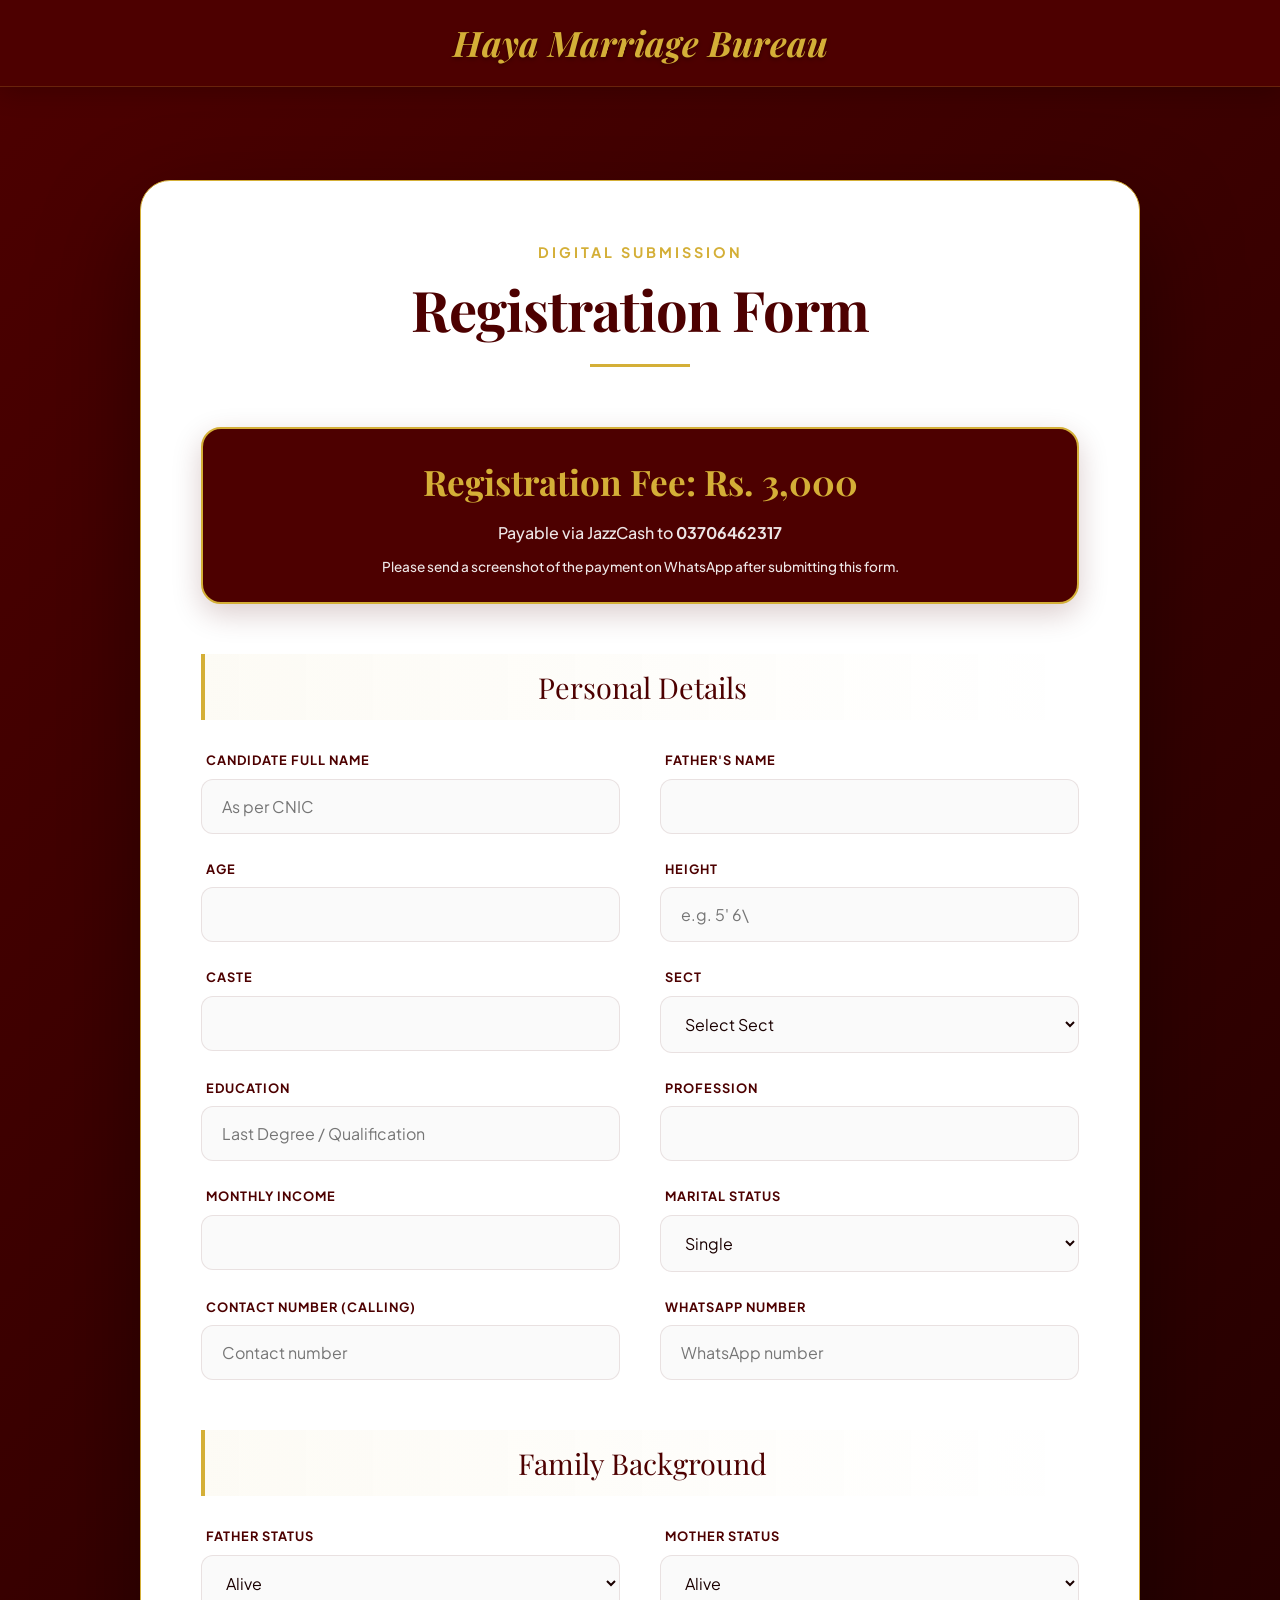
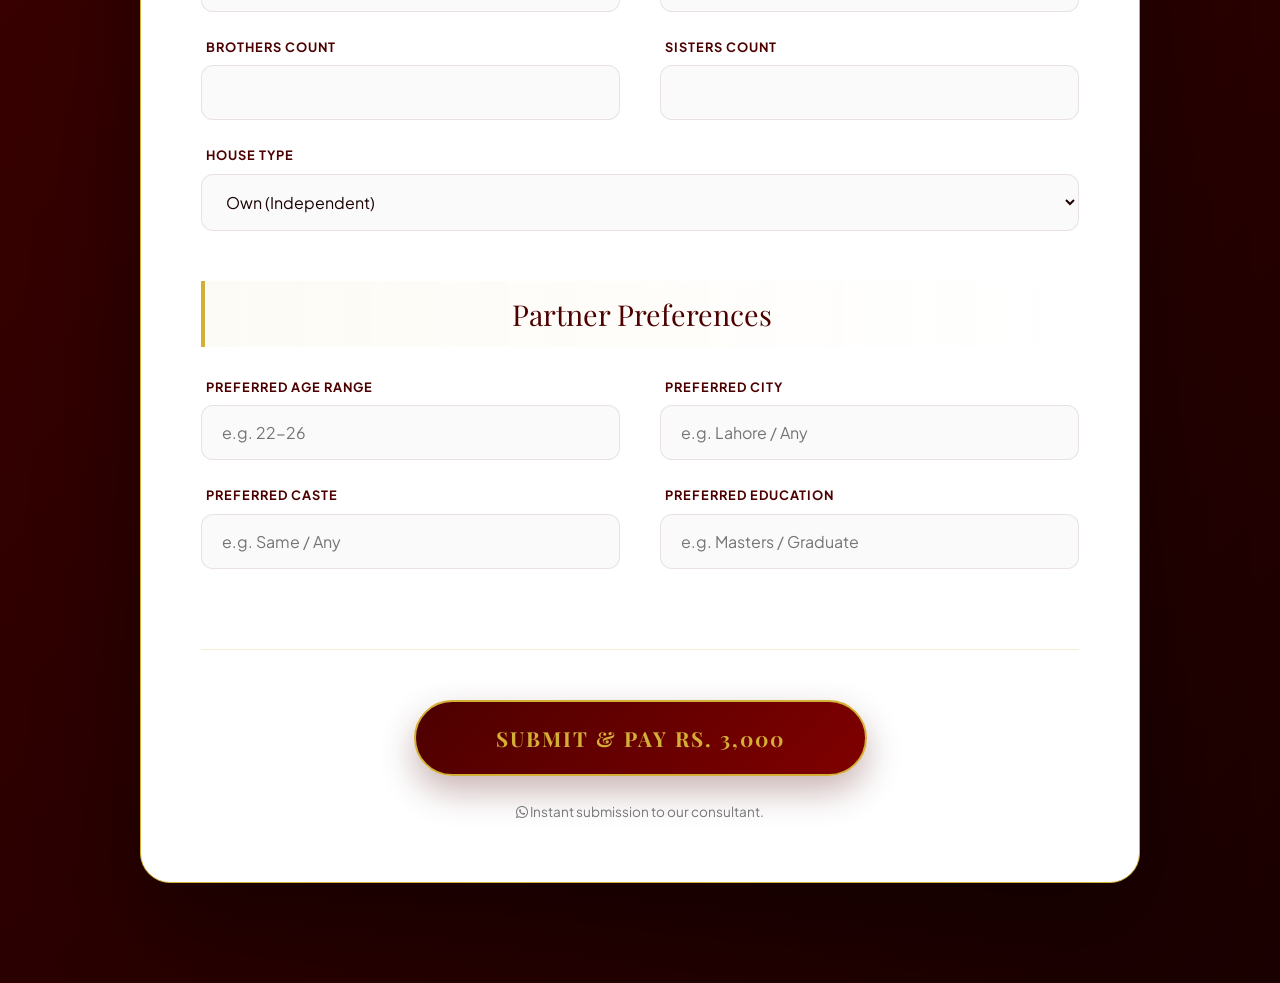
<file: register.html>
<!DOCTYPE html>
<html lang="en">
<head>
    <meta charset="UTF-8">
    <meta name="viewport" content="width=device-width, initial-scale=1.0">
    <title>Application Form | Haya Marriage Bureau</title>
    <link rel="stylesheet" href="styles/main.css">
    <link rel="stylesheet" href="https://cdnjs.cloudflare.com/ajax/libs/font-awesome/6.0.0/css/all.min.css">
    <link href="https://fonts.googleapis.com/css2?family=Plus+Jakarta+Sans:wght@400;500;600;700;800&family=Playfair+Display:wght@700&display=swap" rel="stylesheet">
    <style>
        :root {
            --primary-maroon: #4d0000;
            --accent-gold: #D4AF37;
            --cream-bg: #FFFDF5;
            --white: #ffffff;
            --text-dark: #1a0000;
        }

        body {
            font-family: 'Plus Jakarta Sans', sans-serif;
            background: var(--cream-bg);
            margin: 0;
            padding: 0;
            color: var(--text-dark);
        }

        .auth-container {
            padding: 180px 20px 100px;
            background: linear-gradient(135deg, #4d0000 0%, #1a0000 100%);
            position: relative;
            overflow: hidden;
            display: flex;
            justify-content: center;
        }

        .auth-container::before {
            content: '';
            position: absolute;
            top: 0; left: 0; width: 100%; height: 100%;
            background: url('https://www.transparenttextures.com/patterns/gold-dust.png');
            opacity: 0.1;
        }

        .register-card {
            background: var(--white);
            border-radius: 30px;
            width: 100%;
            max-width: 1000px;
            padding: 60px;
            position: relative;
            z-index: 2;
            box-shadow: 0 40px 100px rgba(0,0,0,0.4);
            border: 1px solid var(--accent-gold);
            animation: fadeInScale 0.8s cubic-bezier(0.2, 0.8, 0.2, 1);
        }

        @keyframes fadeInScale {
            from { opacity: 0; transform: scale(0.95) translateY(30px); }
            to { opacity: 1; transform: scale(1) translateY(0); }
        }

        .form-header {
            text-align: center;
            margin-bottom: 60px;
        }

        .form-header h1 {
            font-family: 'Playfair Display', serif;
            font-size: 3.5rem;
            color: var(--primary-maroon);
            margin-bottom: 10px;
            letter-spacing: -1px;
        }

        .form-header p {
            color: var(--accent-gold);
            font-weight: 700;
            letter-spacing: 3px;
            text-transform: uppercase;
            font-size: 0.9rem;
        }

        .fee-banner {
            background: var(--primary-maroon);
            color: var(--white);
            padding: 25px;
            border-radius: 20px;
            text-align: center;
            margin-bottom: 50px;
            border: 2px solid var(--accent-gold);
            box-shadow: 0 10px 30px rgba(77, 0, 0, 0.2);
        }

        .fee-banner h2 {
            margin: 0;
            font-family: 'Playfair Display', serif;
            font-size: 2.2rem;
            color: var(--accent-gold);
            font-weight: 700;
        }

        .fee-banner p {
            margin: 10px 0 0;
            font-weight: 500;
            opacity: 0.9;
            font-size: 1rem;
            color: var(--white);
        }

        .section-title {
            font-family: 'Playfair Display', serif;
            font-size: 1.8rem;
            color: var(--primary-maroon);
            margin: 50px 0 30px;
            padding-left: 20px;
            border-left: 4px solid var(--accent-gold);
            display: block;
            background: linear-gradient(to right, rgba(212, 175, 55, 0.05), transparent);
            padding: 10px 20px;
            border-radius: 0 10px 10px 0;
        }

        .form-grid {
            display: grid;
            grid-template-columns: repeat(2, 1fr);
            gap: 25px 40px;
        }

        .input-group {
            display: flex;
            flex-direction: column;
            gap: 8px;
        }

        .input-group label {
            font-weight: 700;
            font-size: 0.8rem;
            color: var(--primary-maroon);
            text-transform: uppercase;
            letter-spacing: 1px;
            padding-left: 5px;
        }

        .input-group input, .input-group select {
            padding: 16px 20px;
            border-radius: 12px;
            border: 1.5px solid rgba(77, 0, 0, 0.1);
            background: #fafafa;
            font-family: inherit;
            font-size: 1rem;
            transition: all 0.3s ease;
            color: var(--text-dark);
        }

        .input-group input:focus, .input-group select:focus {
            outline: none;
            border-color: var(--accent-gold);
            background: white;
            box-shadow: 0 10px 20px rgba(212, 175, 55, 0.1);
            transform: translateY(-2px);
        }

        .full-width { grid-column: 1 / -1; }

        .submit-section {
            margin-top: 80px;
            text-align: center;
            border-top: 1px solid rgba(212, 175, 55, 0.2);
            padding-top: 50px;
        }

        .btn-submit {
            background: linear-gradient(135deg, var(--primary-maroon), #800000);
            color: var(--accent-gold);
            padding: 22px 80px;
            border-radius: 50px;
            border: 2px solid var(--accent-gold);
            font-family: 'Playfair Display', serif;
            font-weight: 700;
            font-size: 1.3rem;
            cursor: pointer;
            transition: all 0.4s cubic-bezier(0.175, 0.885, 0.32, 1.275);
            box-shadow: 0 15px 35px rgba(77, 0, 0, 0.3);
            text-transform: uppercase;
            letter-spacing: 2px;
        }

        .btn-submit:hover {
            transform: translateY(-8px);
            box-shadow: 0 25px 50px rgba(77, 0, 0, 0.4);
            background: var(--primary-maroon);
            color: #fff;
        }

        .loader {
            display: none;
            width: 20px;
            height: 20px;
            border: 3px solid rgba(255,255,255,0.3);
            border-radius: 50%;
            border-top-color: #fff;
            animation: spin 1s ease-in-out infinite;
            margin-left: 10px;
            vertical-align: middle;
        }

        @keyframes spin { to { transform: rotate(360deg); } }

        @media (max-width: 768px) {
            .register-card { padding: 40px 20px; }
            .form-grid { grid-template-columns: 1fr; }
            .form-header h1 { font-size: 2.5rem; }
            .auth-container { padding-top: 140px; }
        }
    </style>
</head>
<body>
    <div class="header-wrapper">
        <header class="luxury-header">
            <div class="container header-inner">
                <div class="header-center">
                    <a href="index.html" style="text-decoration: none;">
                        <span class="logo-text-script">Haya Marriage Bureau</span>
                    </a>
                </div>
            </div>
        </header>
    </div>

    <main class="auth-container">
        <div class="register-card">
            <div class="form-header">
                <p>Digital Submission</p>
                <h1>Registration Form</h1>
                <div style="width: 100px; height: 3px; background: var(--accent-gold); margin: 0 auto;"></div>
            </div>

            <div class="fee-banner">
                <h2>Registration Fee: Rs. 3,000</h2>
                <p>Payable via JazzCash to <strong>03706462317</strong></p>
                <p style="font-size: 0.85rem; margin-top: 10px; color: #fff;">Please send a screenshot of the payment on WhatsApp after submitting this form.</p>
            </div>

            <form id="applicationForm">
                <!-- Personal Details -->
                <div class="section-title">Personal Details</div>
                <div class="form-grid">
                    <div class="input-group">
                        <label>Candidate Full Name</label>
                        <input type="text" id="candidate_name" placeholder="As per CNIC" required>
                    </div>
                    <div class="input-group">
                        <label>Father's Name</label>
                        <input type="text" id="father_name" required>
                    </div>
                    <div class="input-group">
                        <label>Age</label>
                        <input type="number" id="age" min="18" max="75" required>
                    </div>
                    <div class="input-group">
                        <label>Height</label>
                        <input type="text" id="height" placeholder="e.g. 5' 6\" required>
                    </div>
                    <div class="input-group">
                        <label>Caste</label>
                        <input type="text" id="caste" required>
                    </div>
                    <div class="input-group">
                        <label>Sect</label>
                        <select id="sect" required>
                            <option value="" disabled selected>Select Sect</option>
                            <option value="Sunni">Sunni</option>
                            <option value="Shia">Shia</option>
                            <option value="Wahhabi">Wahhabi</option>
                            <option value="Barelvi">Barelvi</option>
                            <option value="Deobandi">Deobandi</option>
                            <option value="Ahl-e-Hadith">Ahl-e-Hadith</option>
                            <option value="Other">Other</option>
                        </select>
                    </div>
                    <div class="input-group">
                        <label>Education</label>
                        <input type="text" id="education" placeholder="Last Degree / Qualification" required>
                    </div>
                    <div class="input-group">
                        <label>Profession</label>
                        <input type="text" id="profession" required>
                    </div>
                    <div class="input-group">
                        <label>Monthly Income</label>
                        <input type="text" id="income" required>
                    </div>
                    <div class="input-group">
                        <label>Marital Status</label>
                        <select id="marital_status" required>
                            <option value="Single">Single</option>
                            <option value="Divorced">Divorced</option>
                            <option value="Widowed">Widowed</option>
                            <option value="Khula">Khula</option>
                        </select>
                    </div>
                    <div class="input-group">
                        <label>Contact Number (Calling)</label>
                        <input type="tel" id="call_number" placeholder="Contact number" required>
                    </div>
                    <div class="input-group">
                        <label>WhatsApp Number</label>
                        <input type="tel" id="whatsapp_number" placeholder="WhatsApp number" required>
                    </div>
                </div>

                <!-- Family Details -->
                <div class="section-title">Family Background</div>
                <div class="form-grid">
                    <div class="input-group">
                        <label>Father Status</label>
                        <select id="family_father" required>
                            <option value="Alive">Alive</option>
                            <option value="Passed Away">Passed Away</option>
                        </select>
                    </div>
                    <div class="input-group">
                        <label>Mother Status</label>
                        <select id="family_mother" required>
                            <option value="Alive">Alive</option>
                            <option value="Passed Away">Passed Away</option>
                        </select>
                    </div>
                    <div class="input-group">
                        <label>Brothers Count</label>
                        <input type="number" id="brothers" min="0" required>
                    </div>
                    <div class="input-group">
                        <label>Sisters Count</label>
                        <input type="number" id="sisters" min="0" required>
                    </div>
                    <div class="input-group full-width">
                        <label>House Type</label>
                        <select id="house_type" required>
                            <option value="Own (Independent)">Own (Independent)</option>
                            <option value="Own (Joint)">Own (Joint)</option>
                            <option value="Rented">Rented</option>
                            <option value="Government Provided">Government Provided</option>
                        </select>
                    </div>
                </div>

                <!-- Partner Preferences -->
                <div class="section-title">Partner Preferences</div>
                <div class="form-grid">
                    <div class="input-group">
                        <label>Preferred Age Range</label>
                        <input type="text" id="partner_age" placeholder="e.g. 22-26" required>
                    </div>
                    <div class="input-group">
                        <label>Preferred City</label>
                        <input type="text" id="partner_city" placeholder="e.g. Lahore / Any" required>
                    </div>
                    <div class="input-group">
                        <label>Preferred Caste</label>
                        <input type="text" id="partner_caste" placeholder="e.g. Same / Any" required>
                    </div>
                    <div class="input-group">
                        <label>Preferred Education</label>
                        <input type="text" id="partner_education" placeholder="e.g. Masters / Graduate" required>
                    </div>
                </div>

                <div class="submit-section">
                    <button type="submit" class="btn-submit" id="submitBtn">
                        Submit & Pay Rs. 3,000
                    </button>
                    <p style="margin-top: 25px; color: #777; font-size: 0.85rem;">
                        <i class="fab fa-whatsapp"></i> Instant submission to our consultant.
                    </p>
                </div>
            </form>
        </div>
    </main>

    <script>
        document.getElementById('applicationForm').addEventListener('submit', function(e) {
            e.preventDefault();
            
            // Collect Form Data
            const data = {
                candidate_name: document.getElementById('candidate_name').value,
                father_name: document.getElementById('father_name').value,
                age: document.getElementById('age').value,
                height: document.getElementById('height').value,
                caste: document.getElementById('caste').value,
                sect: document.getElementById('sect').value,
                education: document.getElementById('education').value,
                profession: document.getElementById('profession').value,
                income: document.getElementById('income').value,
                marital_status: document.getElementById('marital_status').value,
                call_number: document.getElementById('call_number').value,
                whatsapp_number: document.getElementById('whatsapp_number').value,
                family_father: document.getElementById('family_father').value,
                family_mother: document.getElementById('family_mother').value,
                brothers: document.getElementById('brothers').value,
                sisters: document.getElementById('sisters').value,
                house_type: document.getElementById('house_type').value,
                partner_age: document.getElementById('partner_age').value,
                partner_city: document.getElementById('partner_city').value,
                partner_caste: document.getElementById('partner_caste').value,
                partner_education: document.getElementById('partner_education').value
            };

            // Format WhatsApp Message
            const message = `*Registration Fee: Rs. 3,000 Paid*%0A%0A` +
                `*NEW REGISTRATION from HAYA BUREAU*%0A%0A` +
                `*--- PERSONAL DETAILS ---*%0A` +
                `*Name:* ${data.candidate_name}%0A` +
                `*Father Name:* ${data.father_name}%0A` +
                `*Age:* ${data.age}%0A` +
                `*Height:* ${data.height}%0A` +
                `*Caste:* ${data.caste}%0A` +
                `*Sect:* ${data.sect}%0A` +
                `*Education:* ${data.education}%0A` +
                `*Profession:* ${data.profession}%0A` +
                `*Income:* ${data.income}%0A` +
                `*Marital Status:* ${data.marital_status}%0A` +
                `*Call:* ${data.call_number}%0A` +
                `*WA:* ${data.whatsapp_number}%0A%0A` +
                `*--- FAMILY BACKGROUND ---*%0A` +
                `*Father Status:* ${data.family_father}%0A` +
                `*Mother Status:* ${data.family_mother}%0A` +
                `*Brothers:* ${data.brothers}%0A` +
                `*Sisters:* ${data.sisters}%0A` +
                `*House:* ${data.house_type}%0A%0A` +
                `*--- PARTNER PREFERENCES ---*%0A` +
                `*Pref. Age:* ${data.partner_age}%0A` +
                `*Pref. City:* ${data.partner_city}%0A` +
                `*Pref. Caste:* ${data.partner_caste}%0A` +
                `*Pref. Education:* ${data.partner_education}`;

            // WhatsApp Desktop/Web URL
            const whatsappUrl = `https://wa.me/923706462317?text=${message}`;
            
            // Redirect
            window.open(whatsappUrl, '_blank');
        });
    </script>
</body>
</html>
</file>
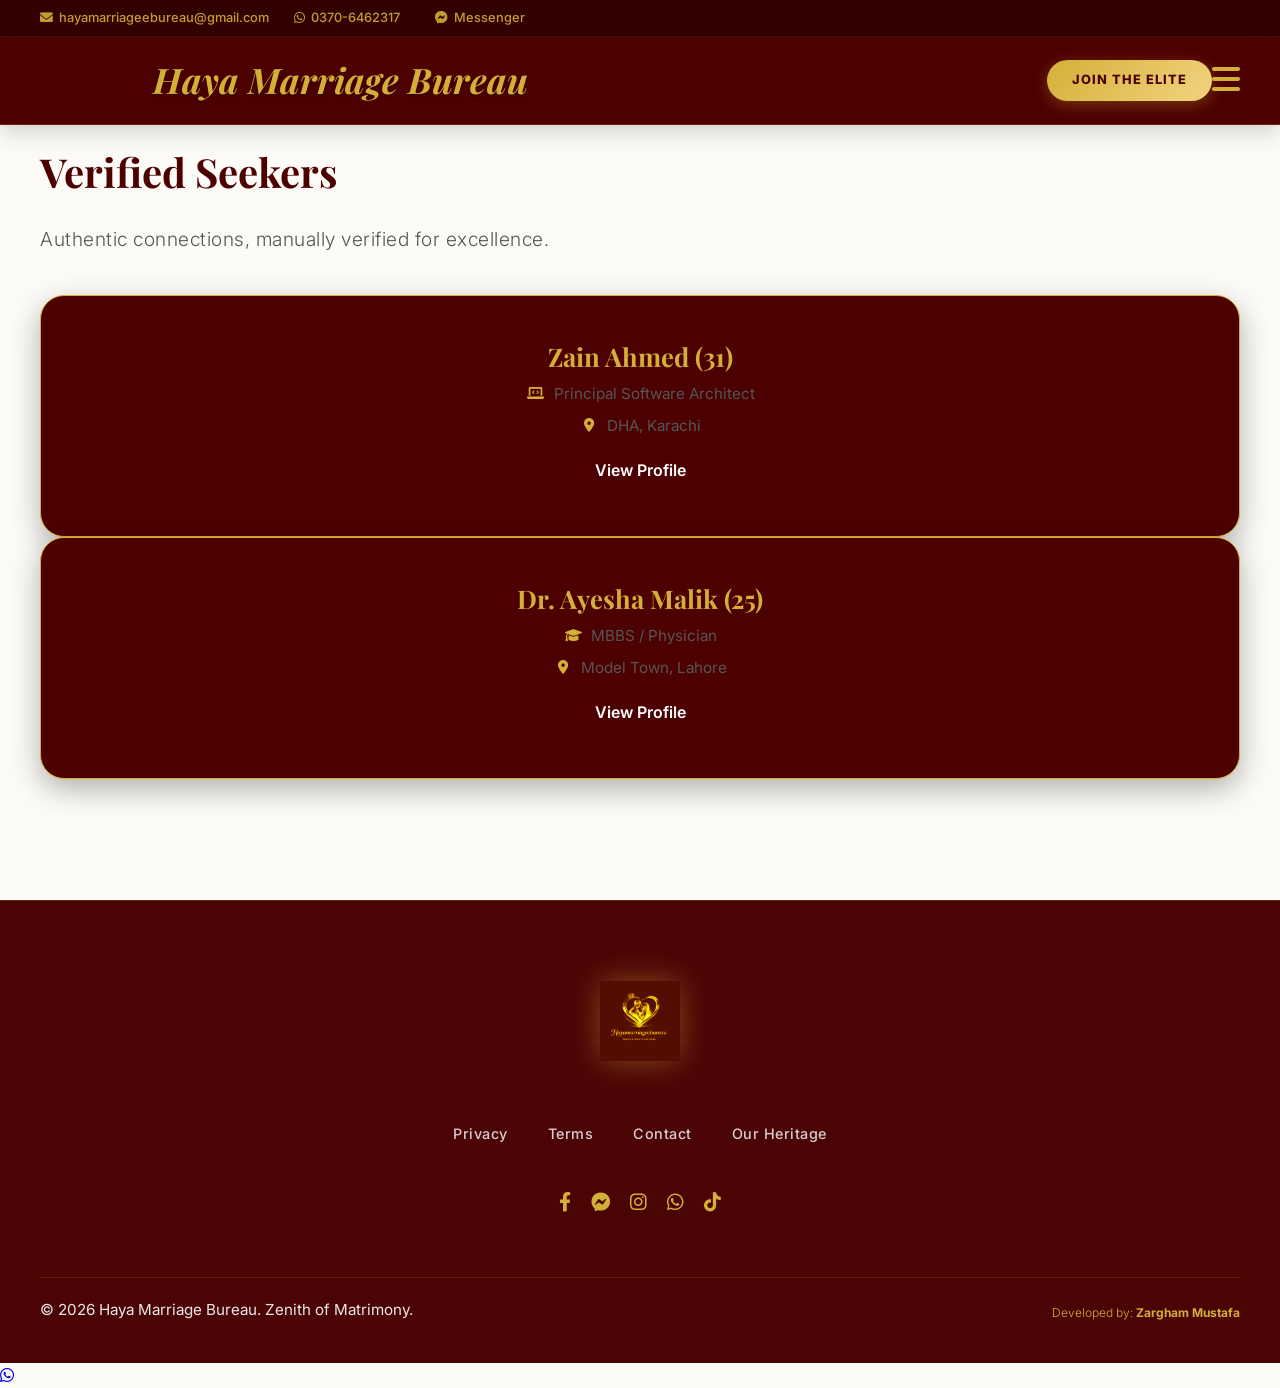
<file: search.html>
﻿<!DOCTYPE html>
<html lang="en">
<head>
    <meta charset="UTF-8">
    <meta name="viewport" content="width=device-width, initial-scale=1.0">
    <title>Profiles | Haya Marriage Bureau</title>
    <link rel="stylesheet" href="styles/main.css">
    <link rel="stylesheet" href="https://cdnjs.cloudflare.com/ajax/libs/font-awesome/6.0.0/css/all.min.css">
    <style>
        .search-page-wrapper { padding-top: 140px; background: var(--surface); min-height: 100vh; }
        .search-sidebar { background: white; padding: 40px; border-radius: 12px; box-shadow: var(--shadow-soft); height: fit-content; position: sticky; top: 140px; }
        .search-layout { display: grid; grid-template-columns: 1fr; gap: 50px; }
        .filter-item { margin-bottom: 30px; }
        .filter-item label { display: block; font-size: 0.75rem; font-weight: 800; text-transform: uppercase; color: var(--primary); margin-bottom: 12px; letter-spacing: 1px; }
        .filter-item select { width: 100%; padding: 12px; border: none; border-bottom: 1px solid rgba(0,0,0,0.1); font-family: inherit; font-weight: 600; background: transparent; }
        @media (max-width: 1100px) { .search-layout { grid-template-columns: 1fr; } .search-sidebar { display: none; } }
    </style>
</head>
<body class="page-fade">
    <div class="header-wrapper">
        <!-- Thin Top Bar for Contact info -->
        <div class="top-bar">
            <div class="container">
                <a href="mailto:hayamarriageebureau@gmail.com"><i class="fas fa-envelope"></i> hayamarriageebureau@gmail.com</a>
                <a href="https://wa.me/923706462317"><i class="fab fa-whatsapp"></i> 0370-6462317</a>
                <a href="https://m.me/61583555798844" target="_blank" style="margin-left: 10px; color: var(--accent);"><i class="fab fa-facebook-messenger"></i> Messenger</a>
            </div>
        </div>

        <!-- Main Logo & Navigation Header -->
        <header class="luxury-header">
            <div class="container header-inner">
                <div class="header-center">
                    <a href="index.html" style="text-decoration: none;">
                        <span class="logo-text-script">Haya Marriage Bureau</span>
                    </a>
                </div>
                <div class="header-right">
                    <a href="register.html" class="btn-join-elite">Join the Elite</a>
                    <button class="mobile-toggle" aria-label="Open Menu" onclick="if(window.openMenu) window.openMenu();">
                        <i class="fas fa-bars"></i>
                    </button>
                </div>
            </div>
        </header>
    </div>

    <!-- Mobile Navigation Drawer -->
    <div class="mobile-nav-backdrop"></div>
    <div class="mobile-nav-overlay">
        <i class="fas fa-times close-btn" onclick="if(window.closeMenu) window.closeMenu();"></i>
        <div class="mobile-nav-links">
            <a href="index.html">Home</a>
            <a href="profiles.html">Profiles</a>
            <a href="about.html">Our Story</a>
            <a href="packages.html">Membership</a>
            <a href="contact.html">Contact</a>
            <a href="register.html" class="btn-join-elite btn-mobile-join">Join the Elite</a>
        </div>
        <div class="mobile-nav-signature">
            Developed by: <a href="https://wa.me/923079661669" target="_blank">Zargham Mustafa</a>
        </div>
    </div>

    <div class="search-page-wrapper">
        <div class="container search-layout">
            

            <main class="animate-fade-in" style="animation-delay: 0.2s;">
                <div class="section-title" style="text-align: left; margin-bottom: 40px;">
                    <h2 style="font-size: 2.5rem; color: var(--primary);">Verified Seekers</h2>
                    <p>Authentic connections, manually verified for excellence.</p>
                </div>
                
                <div class="bento-grid" style="grid-template-columns: repeat(auto-fit, minmax(300px, 1fr)); gap: 30px; padding: 0;">
                    <article class="profile-card">
                        <div class="card-img-wrap"><div class="profile-img-bg" style="background-image: url('images/profiles/avatar_male.png');"></div></div>
                        <h3>Zain Ahmed (31)</h3>
                        <ul class="card-meta">
                            <li><i class="fas fa-laptop-code"></i> Principal Software Architect</li>
                            <li><i class="fas fa-map-marker-alt"></i> DHA, Karachi</li>
                        </ul>
                        <a href="profile-detail.html?id=M-ZAIN-01&gender=Male&name=Zain+Ahmed&age=31&city=Karachi&profession=Software+Architect&img=avatar_male.png" class="btn-card">View Profile</a>
                    </article>
                    <article class="profile-card">
                        <div class="card-img-wrap"><div class="profile-img-bg" style="background-image: url('images/profiles/avatar_female.png');"></div></div>
                        <h3>Dr. Ayesha Malik (25)</h3>
                        <ul class="card-meta">
                            <li><i class="fas fa-graduation-cap"></i> MBBS / Physician</li>
                            <li><i class="fas fa-map-marker-alt"></i> Model Town, Lahore</li>
                        </ul>
                        <a href="profile-detail.html?id=F-AYESH-01&gender=Female&name=Dr.+Ayesha+Malik&age=25&city=Lahore&profession=Doctor&img=avatar_female.png" class="btn-card">View Profile</a>
                    </article>
                </div>
            </main>
        </div>
    </div>

    <footer>
        <div class="container">
            <div class="footer-grid">
                <img src="images/official_logo.png" class="footer-logo-large" alt="Haya Bureau Logo">
                
                <ul class="footer-links">
                    <li><a href="about.html">Privacy</a></li>
                    <li><a href="about.html">Terms</a></li>
                    <li><a href="contact.html">Contact</a></li>
                    <li><a href="about.html">Our Heritage</a></li>
                </ul>

                <div class="footer-socials">
                    <a href="https://web.facebook.com/profile.php?id=61583555798844" target="_blank"><i class="fab fa-facebook-f"></i></a>
                    <a href="https://m.me/61583555798844" target="_blank"><i class="fab fa-facebook-messenger"></i></a>
                    <a href="https://www.instagram.com/hayamarriageebureau2026/" target="_blank" rel="noopener noreferrer"><i class="fab fa-instagram"></i></a>
                    <a href="https://wa.me/923706462317" target="_blank"><i class="fab fa-whatsapp"></i></a>
                    <a href="https://www.tiktok.com/@hayamarriageburea" target="_blank" rel="noopener noreferrer"><i class="fab fa-tiktok"></i></a>
                </div>
            </div>

            <div class="footer-bottom">
                <div class="copyright">
                    &copy; 2026 Haya Marriage Bureau. Zenith of Matrimony.
                </div>
                
                <div class="developer-signature" style="font-size: 13px; font-weight: 300; color: #D4AF37 !important;">
                    Developed by: <a href="https://wa.me/923079661669" target="_blank" style="color: #D4AF37 !important; text-decoration: none; font-weight: 700;">Zargham Mustafa</a>
                </div>
            </div>
        </div>
    </footer>

    <a href="https://wa.me/923706462317" class="whatsapp-float" target="_blank">
        <i class="fab fa-whatsapp"></i>
    </a>

    <script type="module" src="js/ui.js"></script>
</body>
</html>
</file>
<file: styles/main.css>
@import url('https://fonts.googleapis.com/css2?family=Playfair+Display:ital,wght@0,400;0,700;1,400;1,700&family=Inter:wght@300;400;500;600;700&display=swap');

:root {
    --primary: #4d0000; /* Royal Maroon */
    --primary-dark: #3a0000;
    --accent: #D4AF37; /* Gold */
    --accent-light: #F2D480;
    --surface: #FDFBF7; /* Off-white / Cream */
    --text-main: #1A1A1A; /* Near Black */
    --text-muted: #555555;
    --white: #FFFFFF;
    --glass: rgba(255, 255, 255, 0.1);
    --glass-solid: rgba(77, 0, 0, 0.95);
    --shadow-soft: 0 10px 40px rgba(0,0,0,0.05);
    --shadow-premium: 0 20px 50px rgba(0,0,0,0.1);
    --radius-pill: 100px;
    --radius-lg: 24px;
    --radius-md: 12px;
    --transition: all 0.4s cubic-bezier(0.165, 0.84, 0.44, 1);
    --container-padding: 40px;
}

@media (max-width: 768px) {
    :root {
        --container-padding: 20px;
    }
}

* {
    margin: 0;
    padding: 0;
    box-sizing: border-box;
    -webkit-font-smoothing: antialiased;
}

html {
    scroll-behavior: smooth;
}

body {
    font-family: 'Inter', sans-serif;
    color: var(--text-main);
    background-color: var(--surface);
    line-height: 1.6;
    overflow-x: hidden;
    width: 100vw;
    position: relative;
}

h1, h2, h3, h4, .font-serif {
    font-family: 'Playfair Display', serif;
    font-weight: 700;
}

.container {
    max-width: 1400px;
    margin: 0 auto;
    padding: 0 var(--container-padding);
}

/* ============================================================
   CLASSIC LUXURY HEADER (Unified)
   ============================================================ */
/* ============================================================
   PREMIUM TWO-BAR HEADER
   ============================================================ */
.header-wrapper {
    position: fixed;
    top: 0;
    left: 0;
    width: 100%;
    z-index: 2000;
    transition: var(--transition);
}

.top-bar {
    background: #330000; /* Darker Maroon for contrast */
    padding: 8px 0;
    border-bottom: 1px solid rgba(212, 175, 55, 0.1);
}

.top-bar .container {
    display: flex;
    justify-content: flex-start;
    gap: 25px;
}

.top-bar a {
    color: var(--accent);
    text-decoration: none;
    font-size: 0.8rem;
    font-weight: 500;
    display: flex;
    align-items: center;
    gap: 6px;
    opacity: 0.9;
    transition: var(--transition);
}

.top-bar a:hover {
    opacity: 1;
    color: var(--white);
}

.luxury-header {
    background: var(--primary) !important;
    padding: 15px 0;
    border-bottom: 1px solid rgba(212, 175, 55, 0.2);
    box-shadow: 0 5px 25px rgba(0,0,0,0.2);
}

.header-wrapper.scrolled .luxury-header {
    padding: 10px 0;
    background: rgba(77, 0, 0, 0.98) !important;
}

.header-inner {
    display: flex;
    justify-content: space-between;
    align-items: center;
    width: 100%;
}

.header-center {
    flex: 1;
    display: flex;
    justify-content: center;
}

.logo-text-script {
    font-family: 'Playfair Display', serif;
    font-style: italic;
    color: var(--accent);
    font-size: 2.2rem;
    font-weight: 700;
    text-shadow: 0 2px 4px rgba(0,0,0,0.3);
}

.header-right {
    flex: 1;
    display: flex;
    justify-content: flex-end;
}

.mobile-toggle {
    background: transparent;
    border: none;
    color: var(--accent);
    font-size: 2rem;
    cursor: pointer;
    transition: var(--transition);
}

.mobile-toggle:hover {
    transform: scale(1.1);
    color: var(--white);
}

@media (max-width: 768px) {
    .top-bar { display: none !important; }
    .logo-text-script { font-size: 1.5rem !important; }
    .header-inner { justify-content: space-between !important; }
    .header-center { flex: 0 1 auto !important; justify-content: flex-start !important; }
    .header-right { flex: 1 !important; display: flex !important; justify-content: flex-end !important; }
    .btn-join-elite { display: none !important; } /* Hide from header on mobile */
}

/* ============================================================
   DEFINITIVE FIX: Mobile Navigation Overlay
   Plain CSS visibility toggle — NO inline style conflicts
   ============================================================ */
.mobile-nav-overlay {
    position: fixed !important;
    top: 0;
    right: 0;
    width: 300px;
    height: 100vh;
    background: var(--primary); /* Royal Maroon */
    z-index: 9999;
    display: flex;
    flex-direction: column;
    padding: 30px 40px 60px;
    box-shadow: -10px 0 50px rgba(0,0,0,0.5);
    /* HIDDEN BY DEFAULT via transform — JS can override this */
    transform: translateX(100%);
    transition: transform 0.35s cubic-bezier(0.25, 0.46, 0.45, 0.94);
    pointer-events: none;
    overflow-y: auto;
}

/* OPEN STATE — JS adds this class via classList.add('active') */
.mobile-nav-overlay.active {
    transform: translateX(0) !important;
    pointer-events: auto !important;
}


.mobile-nav-links {
    display: flex;
    flex-direction: column;
    gap: 20px;
    margin-top: 40px;
    align-items: flex-start;
}

.mobile-nav-links a {
    color: var(--accent);
    text-decoration: none;
    font-size: 1.25rem;
    font-weight: 600;
    transition: var(--transition);
    border-bottom: 1px solid rgba(212, 175, 55, 0.1);
    padding-bottom: 10px;
    width: 100%;
    text-align: left;
    font-family: 'Inter', sans-serif;
}

.mobile-nav-links a:hover {
    color: var(--white);
    padding-left: 10px;
}

.mobile-nav-overlay .close-btn {
    position: absolute;
    top: 20px;
    right: 25px;
    color: var(--accent);
    font-size: 2rem;
    cursor: pointer;
    transition: transform 0.3s;
}

.mobile-nav-overlay .close-btn:hover {
    transform: rotate(90deg);
}

.mobile-nav-links .btn-mobile-join {
    color: var(--primary) !important;
    background: linear-gradient(135deg, var(--accent), var(--accent-light));
    border-bottom: none;
    text-align: center;
    border-radius: 5px;
    padding: 12px;
    font-size: 1rem;
    margin-top: 20px;
    width: 100%;
    display: block;
}
.mobile-nav-links .btn-mobile-join:hover {
    padding-left: 0;
    color: var(--primary) !important;
    transform: translateY(-2px);
}

.mobile-nav-signature {
    margin-top: auto;
    font-size: 12px;
    color: var(--accent);
    text-align: center;
    padding-top: 30px;
    opacity: 0.8;
}
.mobile-nav-signature a {
    color: var(--accent);
    text-decoration: none;
    font-weight: 700;
}

.developer-signature {
    font-size: 12px !important;
    font-weight: 300;
    color: var(--accent) !important;
}

.developer-signature a {
    color: var(--accent) !important;
    text-decoration: none;
    font-weight: 700;
}

.mobile-nav-backdrop {
    position: fixed;
    top: 0;
    left: 0;
    width: 100vw;
    height: 100vh;
    background: rgba(0, 0, 0, 0.6);
    z-index: 2999;
    opacity: 0;
    visibility: hidden;
    transition: opacity 0.3s ease, visibility 0.3s ease;
    backdrop-filter: blur(3px);
}

.mobile-nav-backdrop.active {
    opacity: 1;
    visibility: visible;
}









.btn-join-elite {
    background: linear-gradient(135deg, var(--accent), var(--accent-light));
    color: #4A0404 !important;
    padding: 10px 25px; /* Balanced Pill shape */
    border-radius: 50px;
    font-weight: 800;
    text-decoration: none;
    font-size: 0.8rem; /* Aligns with nav links baseline */
    text-transform: uppercase;
    letter-spacing: 1px;
    box-shadow: 0 4px 15px rgba(212, 175, 55, 0.3);
    transition: all 0.3s ease;
    display: inline-flex;
    align-items: center;
    justify-content: center;
    white-space: nowrap;
}

.btn-join-elite:hover {
    transform: translateY(-3px);
    box-shadow: 0 8px 25px rgba(212, 175, 55, 0.5);
}

/* States Override for transparency */


.btn-primary {
    background: linear-gradient(135deg, #D4AF37, #F2D480, #D4AF37);
    background-size: 200% auto;
    color: var(--primary) !important;
    font-family: 'Playfair Display', serif;
    border: none;
    box-shadow: 0 10px 20px rgba(212, 175, 55, 0.4);
}

.btn-primary:hover {
    background-position: right center;
    transform: translateY(-3px);
    box-shadow: 0 15px 35px rgba(212, 175, 55, 0.6), 0 0 20px rgba(212, 175, 55, 0.4);
    filter: brightness(1.1);
}

/* Modern Hero with Luxury treatment */
.hero {
    height: 100vh;
    background-color: #4A0404; /* Elite Maroon Base */
    /* Reduced gradient opacity to un-blur/reveal the magnificent background */
    background-image: linear-gradient(rgba(74, 4, 4, 0.25), rgba(0, 0, 0, 0.1)), url('../images/hero_elite_couple.png');
    background-size: cover;
    background-position: center top;
    background-repeat: no-repeat;
    display: flex;
    font-weight: 400;
    margin-bottom: 0;
    color: #FFFDF5;
    opacity: 1;
    letter-spacing: 0.5px;
    text-shadow: 1px 1px 3px rgba(0, 0, 0, 0.5);
}


/* Floating Glassmorphic Search Overlapping Hero */
.search-container {
    position: relative;
    width: 100%;
    display: flex;
    justify-content: center;
    z-index: 30;
    margin-top: -80px;
}

.search-panel {
    background: var(--white);
    padding: 20px 30px;
    border-radius: var(--radius-pill);
    box-shadow: var(--shadow-premium);
    display: grid;
    grid-template-columns: repeat(6, 1fr);
    gap: 15px;
    align-items: flex-end;
    width: 95%;
    max-width: 1250px;
}

.search-field {
    min-width: 0; /* Allow shrinking */
}

@media (max-width: 1100px) {
    .search-panel {
        grid-template-columns: repeat(3, 1fr);
        border-radius: var(--radius-lg);
    }
}

@media (max-width: 768px) {
    .search-panel {
        grid-template-columns: 1fr;
        gap: 20px;
    }
}

.search-field {
    display: flex;
    flex-direction: column;
    gap: 8px;
    width: 100%;
}

.search-field label {
    font-size: 0.8rem;
    font-weight: 600;
    color: var(--primary);
    text-transform: uppercase;
    letter-spacing: 1px;
    margin-bottom: 0px;
}

.search-field select {
    width: 100%;
    padding: 12px 20px;
    border-radius: 50px;
    border: 1px solid rgba(0, 0, 0, 0.1);
    background: #F9F9F9;
    color: var(--text-main);
    font-family: inherit;
    font-weight: 600;
    font-size: 0.95rem;
    cursor: pointer;
    transition: var(--transition);
    appearance: none;
    background-image: url("data:image/svg+xml,%3Csvg xmlns='http://www.w3.org/2000/svg' width='24' height='24' viewBox='0 0 24 24' fill='none' stroke='%234A0404' stroke-width='2' stroke-linecap='round' stroke-linejoin='round'%3E%3Cpolyline points='6 9 12 15 18 9'%3E%3C/polyline%3E%3C/svg%3E");
    background-repeat: no-repeat;
    background-position: right 15px center;
    background-size: 14px;
}

#mainSearchBtn {
    background: var(--primary);
    color: var(--accent) !important;
    border-radius: 50px;
    padding: 0 40px;
    height: 55px;
    font-weight: 800;
    box-shadow: 0 10px 20px rgba(42, 2, 2, 0.2);
    display: flex;
    align-items: center;
    justify-content: center;
    transition: all 0.3s cubic-bezier(0.175, 0.885, 0.32, 1.275);
    cursor: pointer;
    border: none;
    text-align: center;
}

#mainSearchBtn:hover {
    transform: translateY(-3px) scale(1.02);
    box-shadow: 0 0 20px 5px rgba(212, 175, 55, 0.7), 0 15px 30px rgba(212, 175, 55, 0.4);
    background: var(--primary-dark);
    color: #fff !important; /* Slight variation on hover for feedback */
}

#mainSearchBtn:active {
    transform: translateY(-1px);
}

#mainSearchBtn.btn-loading {
    opacity: 0.8;
    pointer-events: none;
}

.search-field select:focus {
    outline: none;
    border-color: var(--accent);
    background: #fff;
}

/* Custom scrollbar for long dropdowns */
select {
    scrollbar-width: thin;
    scrollbar-color: var(--accent) transparent;
}

select::-webkit-scrollbar {
    width: 6px;
}

select::-webkit-scrollbar-thumb {
    background-color: var(--accent);
    border-radius: 10px;
}

.search-field {
    min-width: 120px;
}

/* --- Profile Grid (Responsive Rewrite) --- */
.profile-grid {
    display: grid;
    grid-template-columns: repeat(4, 1fr) !important;
    gap: 25px;
    width: 100%;
    padding: 60px 0;
}

@media (max-width: 1100px) {
    .profile-grid {
        grid-template-columns: repeat(2, 1fr) !important;
    }
}

/* --- Profile Grid (Responsive Rewrite) --- */
.profile-grid {
    display: grid;
    grid-template-columns: repeat(4, 1fr) !important;
    gap: 25px;
    width: 100%;
    padding: 60px 0;
}

@media (max-width: 1100px) {
    .profile-grid {
        grid-template-columns: repeat(2, 1fr) !important;
    }
}

@media (max-width: 600px) {
    .profile-grid {
        grid-template-columns: 1fr !important;
    }
}

/* Luxury Profile Card - Elite Branding Refinement */
.profile-card {
    background: var(--primary); /* Royal Maroon Background */
    border-radius: var(--radius-lg);
    padding: 40px 30px;
    position: relative;
    transition: var(--transition);
    box-shadow: 0 10px 30px rgba(0, 0, 0, 0.3);
    display: flex;
    flex-direction: column;
    align-items: center;
    text-align: center;
    border: 1px solid var(--accent); /* Gold Border */
    overflow: visible;
}

.profile-card:hover {
    transform: translateY(-12px);
    border-color: var(--accent);
    box-shadow: var(--shadow-premium);
}

.profile-img-container {
    width: 140px;
    height: 140px;
    border-radius: 50%;
    border: 4px solid var(--accent); /* Premium Gold Border (Circular) */
    overflow: hidden;
    margin-bottom: 25px;
    position: relative;
    box-shadow: 0 8px 25px rgba(0,0,0,0.4);
    background: var(--white); /* Ensure placeholder looks clean */
}

.profile-img-container img {
    width: 100%;
    height: 100%;
    object-fit: cover;
    transition: var(--transition);
}

.profile-card:hover .profile-img-container img {
    transform: scale(1.1);
}

.profile-card h3 {
    font-size: 1.6rem;
    color: var(--accent) !important; /* Gold text for names */
    margin-bottom: 5px;
    font-family: 'Playfair Display', serif;
    font-weight: 700;
}

.profile-badge {
    position: absolute;
    top: -15px;
    right: 20px;
    background: linear-gradient(135deg, var(--accent), #F2D481);
    color: var(--primary);
    padding: 6px 15px;
    border-radius: var(--radius-pill);
    font-size: 0.75rem;
    font-weight: 800;
    text-transform: uppercase;
    letter-spacing: 1px;
    box-shadow: 0 4px 15px rgba(212, 175, 55, 0.3);
    z-index: 10;
}

/* Empty State / No Results */
.no-matches-found {
    text-align: center;
    padding: 100px 40px;
    background: var(--white);
    border-radius: var(--radius-lg);
    box-shadow: var(--shadow-soft);
    border: 1px solid rgba(212, 175, 55, 0.1);
    max-width: 800px;
    margin: 40px auto;
}

/* Privacy Masking Styles */
.profile-img-masked img {
    filter: blur(12px);
    transition: var(--transition);
}

.mask-overlay {
    position: absolute;
    top: 0;
    left: 0;
    width: 100%;
    height: 100%;
    background: rgba(74, 4, 4, 0.4);
    display: flex;
    flex-direction: column;
    align-items: center;
    justify-content: center;
    color: var(--accent);
    z-index: 5;
}

.mask-overlay i {
    font-size: 2rem;
    margin-bottom: 5px;
}

.mask-overlay p {
    font-size: 0.8rem;
    font-weight: 700;
    text-transform: uppercase;
    letter-spacing: 1px;
}

.card-footer {
    margin-top: 15px;
    padding-top: 15px;
    border-top: 1px solid rgba(0,0,0,0.05);
    display: flex;
    flex-direction: column;
    gap: 10px;
}

.contact-preview {
    font-size: 0.85rem;
    color: var(--primary);
    font-weight: 600;
}

.card-meta li {
    font-size: 0.95rem;
    color: var(--text-muted);
    margin-bottom: 8px;
    display: flex;
    align-items: center;
    justify-content: center;
    gap: 8px;
}

.card-meta li i {
    color: var(--accent);
    font-size: 0.85rem;
    width: 20px;
}

.completion-bar {
    width: 100%;
    height: 6px;
    background: #EEEEEE;
    border-radius: 10px;
    margin-bottom: 20px;
    overflow: hidden;
}

.completion-fill {
    height: 100%;
    background: var(--accent);
}

.btn-card {
    width: 100%;
    padding: 12px;
    background: var(--primary);
    color: var(--white) !important;
    text-align: center;
    text-decoration: none;
    font-weight: 600;
    border-radius: var(--radius-md);
    transition: var(--transition);
}

.btn-card:hover {
    background: var(--primary-dark);
    transform: scale(1.02);
}

/* Page Transitions */
.page-fade {
    animation: pageFadeIn 0.8s ease-out forwards;
}

.page-fade-out {
    animation: pageFadeOut 0.5s ease-in forwards !important;
}

@keyframes pageFadeIn {
    from { opacity: 0; transform: translateY(10px); }
    to { opacity: 1; transform: translateY(0); }
}

@keyframes pageFadeOut {
    from { opacity: 1; transform: translateY(0); }
    to { opacity: 0; transform: translateY(-10px); }
}

/* Minimalist Sections */
.section-title {
    text-align: center;
    margin-bottom: 100px;
}

.section-title h2 {
    font-size: 4rem;
    color: var(--primary);
    margin-bottom: 20px;
    font-family: 'Playfair Display', serif;
}

.section-title p {
    font-size: 1.2rem;
    color: var(--text-muted);
    font-weight: 300;
    letter-spacing: 0.5px;
}

/* Trust Badges Bar */
.trust-bar {
    background: var(--white);
    padding: 50px 0;
    border: none;
}

.trust-flex {
    display: flex;
    justify-content: space-around;
    align-items: center;
    text-align: center;
}

.trust-item i {
    color: var(--accent);
    font-size: 2.2rem;
    margin-bottom: 15px;
    display: block;
}

.trust-item span {
    font-weight: 600;
    font-size: 1rem;
    text-transform: uppercase;
    letter-spacing: 2px;
    color: var(--primary);
    font-family: 'Playfair Display', serif;
}

/* --- Success Stories Grid (Tighter & Sleeker) --- */
.success-stories-premium {
    padding: 100px 0;
    background-color: var(--surface);
}

.stories-grid {
    display: grid;
    grid-template-columns: repeat(5, 1fr); /* 5 Columns for Desktop */
    gap: 20px;
    margin-top: 50px;
}

@media (max-width: 1400px) {
    .stories-grid {
        grid-template-columns: repeat(4, 1fr);
    }
}

@media (max-width: 1100px) {
    .stories-grid {
        grid-template-columns: repeat(3, 1fr);
    }
}

@media (max-width: 768px) {
    .stories-grid {
        grid-template-columns: repeat(2, 1fr); /* 2 Columns on Mobile */
        gap: 15px;
    }
}

.story-card {
    background-color: #FFFDF5; /* Champagne */
    border: 1px solid #D4AF37; /* Gold */
    border-radius: 12px;
    padding: 20px 15px; /* Compact Padding */
    box-shadow: 0 8px 25px rgba(0,0,0,0.04);
    display: flex;
    flex-direction: column;
    align-items: center;
    text-align: center;
    transition: var(--transition);
    max-width: 280px; /* Max-width for sleekness */
    height: 320px; /* Fixed Equal Height for alignment */
    margin: 0 auto;
    width: 100%;
}

.story-card:hover {
    transform: translateY(-5px);
    box-shadow: 0 12px 35px rgba(0,0,0,0.08);
}

.story-icon {
    font-size: 20px; /* Smaller Icon */
    color: #D4AF37; /* Gold */
    margin-bottom: 15px;
}

.story-card h3 {
    font-family: 'Playfair Display', serif;
    color: #800000; /* Deep Maroon */
    font-weight: 700;
    font-size: 1.1rem; /* Compact Heading */
    margin-bottom: 10px;
    line-height: 1.3;
}

.story-text {
    color: #444444; /* Charcoal Grey */
    font-size: 0.9rem; /* Compact Text */
    line-height: 1.6;
    margin-bottom: 15px;
    overflow: hidden;
    display: -webkit-box;
    -webkit-line-clamp: 4; /* Keep it short */
    -webkit-box-orient: vertical;
    line-clamp: 4; /* Standard property for compatibility */
}

.story-location {
    font-size: 0.75rem; /* Subtle Location */
    color: var(--text-muted);
    font-style: italic;
    margin-top: auto;
}

.gold-ornament {
    display: flex;
    align-items: center;
    justify-content: center;
    gap: 15px;
    margin: 20px 0;
}

.gold-ornament span {
    height: 1px;
    width: 50px;
    background: #D4AF37;
    opacity: 0.5;
}

.gold-ornament i {
    color: #D4AF37;
    font-size: 0.9rem;
}

/* How It Works */
.steps-grid {
    display: grid;
    grid-template-columns: repeat(3, 1fr);
    gap: 40px;
}

.step-item {
    text-align: center;
    padding: 30px;
}

.step-icon {
    width: 80px;
    height: 80px;
    background: var(--surface);
    color: var(--accent);
    border-radius: 50%;
    display: flex;
    align-items: center;
    justify-content: center;
    font-size: 1.8rem;
    margin: 0 auto 25px;
    transition: var(--transition);
    border: 1px solid rgba(212, 175, 55, 0.2);
}

.step-item:hover .step-icon {
    background: var(--accent);
    color: var(--white);
    transform: scale(1.1);
}

.step-item h3 {
    font-size: 1.5rem;
    color: var(--primary);
    margin-bottom: 15px;
}

.step-item p {
    color: var(--text-muted);
    font-size: 1rem;
    line-height: 1.6;
}

/* ============================================================
   MINIMALIST LUXURY FOOTER
   ============================================================ */
footer {
    position: relative;
    background: #4A0404; /* Consistent Deep Maroon */
    padding: 80px 0 40px;
    color: var(--white);
    overflow: hidden;
    border-top: 1px solid rgba(212, 175, 55, 0.2);
}

.footer-grid {
    display: flex;
    flex-direction: column;
    align-items: center;
    text-align: center;
    gap: 40px;
    margin-bottom: 60px;
}

.footer-logo-large {
    height: 80px; /* Exact Elegant Scale */
    width: auto;
    object-fit: contain;
    mix-blend-mode: screen;
    filter: invert(1) sepia(1) saturate(5) hue-rotate(10deg) drop-shadow(0 0 15px rgba(212, 175, 55, 0.4));
    margin-bottom: 20px;
}

.footer-links {
    display: flex;
    gap: 45px;
    list-style: none;
    margin-bottom: 30px;
}

.footer-links a {
    color: var(--accent);
    text-decoration: none;
    font-weight: 600;
    font-size: 1rem;
    transition: var(--transition);
    letter-spacing: 0.5px;
}

.footer-links a:hover {
    color: var(--white);
    text-shadow: 0 0 10px rgba(212, 175, 55, 0.5);
}

.footer-socials {
    display: flex;
    gap: 25px;
}

.footer-socials a {
    color: var(--accent);
    font-size: 1.5rem;
    transition: var(--transition);
}

.footer-socials a:hover {
    color: var(--white);
    transform: translateY(-5px);
}

.footer-bottom {
    border-top: 1px solid rgba(212, 175, 55, 0.15);
    padding-top: 30px;
    display: flex;
    justify-content: space-between; /* Signature pins to right */
    align-items: flex-end;
}

.copyright {
    font-size: 0.85rem;
    opacity: 0.7;
    font-weight: 400;
}

.signature {
    text-align: right; /* Bottom-right alignment */
}

.footer-links {
    display: flex;
    gap: 40px;
    list-style: none;
    margin: 0;
}

.footer-links a {
    color: rgba(255,255,255,0.8);
    text-decoration: none;
    transition: var(--transition);
    font-size: 0.9rem;
    font-weight: 500;
}

.footer-links a:hover {
    color: var(--accent);
}

.footer-socials {
    display: flex;
    gap: 20px;
}

.footer-socials a {
    color: var(--accent);
    font-size: 1.2rem;
    transition: var(--transition);
}

.footer-socials a:hover {
    transform: translateY(-3px);
    color: var(--white);
}

.footer-bottom {
    border-top: 1px solid rgba(212, 175, 55, 0.15);
    padding-top: 20px;

/* Header Themes */
header.nav-transparent {
    background: transparent;
}

header.nav-solid, 
header.scrolled {
    background: var(--white);
    padding: 15px 0;
    box-shadow: var(--shadow-soft);
}

.header-inner {
    display: flex;
    justify-content: space-between;
    align-items: center;
}

/* Logo text based styling removed in favor of image branding */


nav ul {
    display: flex;
    gap: 3rem; /* Elite spacing */
    list-style: none;
    align-items: center;
}



/* Initial Colors based on Theme */
header.nav-transparent 



footer::before {
    content: '';
    position: absolute;
    top: 0;
    left: 0;
    width: 100%;
    height: 100%;
    background: linear-gradient(rgba(74, 4, 4, 0.85), rgba(0, 0, 0, 0.7)); /* Deep Maroon to Dark Gradient */
    z-index: 1;
}

footer .container {
    position: relative;
    z-index: 2;
}

.footer-grid {
    display: flex;
    flex-direction: column;
    align-items: center;
    text-align: center;
    margin-bottom: 50px;
    gap: 40px;
}

.footer-logo {
    font-size: 2.5rem;
    font-weight: 700;
    color: var(--accent);
    text-decoration: none;
    font-family: 'Playfair Display', serif;
}

.footer-logo span {
    color: var(--white);
}

.footer-links {
    display: flex;
    gap: 3rem;
    list-style: none;
}

.footer-links a {
    color: var(--accent); /* Champagne Gold (#D4AF37) */
    text-decoration: none;
    font-weight: 600;
    font-size: 1.05rem;
    transition: var(--transition);
}

.footer-links a:hover {
    color: var(--accent);
}

.footer-socials {
    display: flex;
    gap: 25px;
}

.footer-socials a {
    color: var(--accent);
    font-size: 1.6rem;
    transition: var(--transition);
}

.footer-socials a:hover {
    color: var(--white);
    transform: translateY(-5px);
}

.footer-bottom {
    display: flex;
    flex-direction: row;
    align-items: center;
    justify-content: space-between;
    padding-top: 30px;
    border-top: 1px solid rgba(212, 175, 55, 0.3); /* Elegant Gold Divider */
}

.copyright {
    font-size: 0.95rem;
    opacity: 0.9;
    font-weight: 400;
}

.signature {
    text-align: center;
}

.signature-label {
    display: block;
    font-size: 0.65rem;
    text-transform: uppercase;
    letter-spacing: 2px;
    opacity: 0.4;
    margin-bottom: 2px;
}

.signature-name {
    font-family: 'Dancing Script', cursive;
    color: var(--accent);
    font-size: 2.8rem;
    font-weight: 700;
    letter-spacing: 1px;
    margin-top: 5px;
    display: block;
}
/* Success Stories Static Grid Layout implemented. Carousel code removed. */

/* Pricing Section - Luxury 3-Column Grid */
.pricing-section {
    padding: 80px 0;
}

.pricing-container {
    display: flex;
    justify-content: center;
    align-items: stretch;
    gap: 30px;
    margin-bottom: 80px;
}

.pricing-card {
    background: #FFFDF5; /* Light Cream */
    padding: 60px 40px;
    border-radius: 20px;
    box-shadow: 0 20px 50px rgba(0,0,0,0.03);
    border: 1px solid var(--accent); /* Gold */
    width: 30%;
    position: relative;
    transition: all 0.4s cubic-bezier(0.165, 0.84, 0.44, 1);
    display: flex;
    flex-direction: column;
    text-align: center;
}

.pricing-card:hover {
    transform: translateY(-10px);
    box-shadow: 0 30px 60px rgba(74, 4, 4, 0.08);
}

.pricing-card.featured {
    transform: scale(1.1); /* 10% Larger */
    z-index: 2;
    background: var(--white);
    box-shadow: 0 40px 90px rgba(212, 175, 55, 0.2);
    border-width: 2px;
}

.pricing-card.featured:hover {
    transform: scale(1.1) translateY(-5px);
}

.pricing-card h3 {
    font-size: 2.5rem;
    color: var(--primary);
    margin-bottom: 20px;
    font-family: 'Playfair Display', serif;
    font-weight: 800;
}

.pricing-card .price {
    font-size: 2.8rem;
    font-weight: 800;
    color: var(--accent);
    margin: 20px 0;
    line-height: 1;
}

.pricing-card ul {
    list-style: none;
    padding: 0;
    margin: 0 0 40px 0;
    text-align: left;
    flex-grow: 1;
}

.pricing-card ul li {
    font-size: 1rem;
    margin-bottom: 15px;
    display: flex;
    align-items: center;
    gap: 12px;
    color: var(--text-main);
    font-weight: 500;
}

.pricing-card .badge {
    position: absolute;
    top: -15px;
    left: 50%;
    transform: translateX(-50%);
    background: linear-gradient(135deg, var(--accent), #B8860B);
    color: var(--primary);
    padding: 8px 20px;
    border-radius: 100px;
    font-size: 0.7rem;
    font-weight: 800;
    text-transform: uppercase;
    box-shadow: 0 10px 20px rgba(212, 175, 55, 0.3);
}

.btn-gold {
    width: 100%;
    padding: 15px;
    background: linear-gradient(135deg, #D4AF37, #B8860B);
    color: var(--primary);
    border-radius: 8px;
    text-decoration: none;
    font-weight: 800;
    text-transform: uppercase;
    letter-spacing: 1px;
    transition: var(--transition);
}

.btn-gold:hover {
    transform: scale(1.02);
    box-shadow: 0 5px 15px rgba(212, 175, 55, 0.4);
}

/* VIP Banner */
.vip-matchmaking-banner {
    width: 100%;
    background: #FFFDF5;
    padding: 60px;
    border: 2px solid var(--primary);
    border-radius: 20px;
    text-align: center;
    margin-top: 50px;
    box-shadow: 0 15px 40px rgba(0,0,0,0.02);
}

.vip-matchmaking-banner h3 {
    font-size: 3rem;
    color: var(--primary);
    font-family: 'Playfair Display', serif;
    margin-bottom: 20px;
}

@media (max-width: 1100px) {
    .pricing-container {
        flex-direction: column;
        align-items: center;
        gap: 50px;
    }
    .plan-card {
        width: 80%;
    }
    .plan-card.gold-tier {
        transform: none;
    }
    .plan-card.gold-tier:hover {
        transform: translateY(-5px);
    }
}

.price-val span {
    font-size: 1rem;
    color: var(--text-muted);
    font-weight: 400;
}

.pricing-features {
    list-style: none;
    padding: 0;
    margin-bottom: 40px;
    flex: 1;
}

.pricing-features li {
    margin-bottom: 15px;
    font-size: 1rem;
    color: var(--text-muted);
    display: flex;
    align-items: center;
    gap: 12px;
}

.pricing-features li i {
    color: var(--accent);
}

/* Micro-animations */
@keyframes fadeInUp {
    from { opacity: 0; transform: translateY(30px); }
    to { opacity: 1; transform: translateY(0); }
}

.animate {
    animation: fadeInUp 1s ease forwards;
}

/* Floating WhatsApp */
.whatsapp-float {
    position: fixed;
    bottom: 30px;
    right: 30px;
    background: #25d366;
    color: white;
    width: 60px;
    height: 60px;
    border-radius: 50%;
    display: flex;
    align-items: center;
    justify-content: center;
    font-size: 2rem;
    box-shadow: 0 10px 25px rgba(37, 211, 102, 0.3), 0 0 15px rgba(212, 175, 55, 0.5); /* Added Gold glow */
    z-index: 2000; /* Priority visibility */
    text-decoration: none;
    transition: var(--transition);
    border: 2px solid var(--accent); /* Champagne Gold Border */
    animation: whatsappPulse 2s infinite;
}

.whatsapp-float:hover {
    transform: scale(1.1) rotate(10deg);
    box-shadow: 0 15px 35px rgba(37, 211, 102, 0.4), 0 0 25px rgba(212, 175, 55, 0.7);
}

@keyframes whatsappPulse {
    0% { box-shadow: 0 0 0 0 rgba(212, 175, 55, 0.4); }
    70% { box-shadow: 0 0 0 15px rgba(212, 175, 55, 0); }
    100% { box-shadow: 0 0 0 0 rgba(212, 175, 55, 0); }
}

@media (max-width: 1300px) {
    .search-panel { 
        width: 98%;
        padding: 20px;
        gap: 15px;
    }
    .search-field select { min-width: 140px; }
}

@media (max-width: 1100px) {
    .search-panel { 
        grid-template-columns: repeat(3, 1fr);
        margin-top: -50px;
        border-radius: 30px;
    }
}

@media (max-width: 992px) {
    .footer-grid {
        flex-direction: column;
        gap: 30px;
    }
    .footer-links {
        gap: 20px;
        flex-wrap: wrap;
        justify-content: center;
    }
}

@media (max-width: 768px) {
    .container { padding: 0 20px; }
    .hero h1 { font-size: 3rem; }
    .search-panel { 
        grid-template-columns: 1fr;
        margin-top: -30px;
        padding: 25px;
    }
    .trust-flex { flex-direction: column; gap: 30px; }
    .testimonials-grid { grid-template-columns: 1fr; }
    .whatsapp-float { bottom: 20px; right: 20px; width: 50px; height: 50px; font-size: 1.5rem; }
    .footer-bottom {
        flex-direction: column;
        gap: 20px;
        text-align: center;
    }
    .signature {
        text-align: center;
    }
}

/* ============================================================
   PREMIUM SUCCESS STORIES CAROUSEL
   ============================================================ */
.success-stories-premium {
    background: #FCF9F2;
    padding: 120px 0;
    position: relative;
    overflow: hidden;
}

.success-stories-premium::before {
    content: '';
    position: absolute;
    top: 0; left: 0; right: 0; bottom: 0;
    background: radial-gradient(ellipse at 20% 50%, rgba(212,175,55,0.04) 0%, transparent 60%),
                radial-gradient(ellipse at 80% 50%, rgba(74,4,4,0.03) 0%, transparent 60%);
    pointer-events: none;
}

/* Section eyebrow */
.section-eyebrow {
    display: inline-block;
    color: var(--accent);
    font-weight: 700;
    text-transform: uppercase;
    letter-spacing: 3px;
    font-size: 0.85rem;
    margin-bottom: 15px;
}

/* Gold ornament divider */
.gold-ornament {
    display: flex;
    align-items: center;
    justify-content: center;
    gap: 15px;
    margin: 20px auto 30px;
}

.gold-ornament span {
    display: block;
    width: 80px;
    height: 1px;
    background: linear-gradient(90deg, transparent, var(--accent), transparent);
}

.gold-ornament i {
    color: var(--accent);
    font-size: 1rem;
}

/* Carousel outer wrapper */
.ss-carousel-wrapper {
    position: relative;
    display: flex;
    align-items: center;
    gap: 0;
    margin: 0 -10px;
}

/* Scrollable track */
.ss-track {
    display: flex;
    gap: 28px;
    overflow-x: auto;
    scroll-snap-type: x mandatory;
    scroll-behavior: smooth;
    scrollbar-width: none;
    flex: 1;
    padding: 20px 10px 30px;
}

.ss-track::-webkit-scrollbar { display: none; }

/* Individual story card */
.ss-card {
    flex: 0 0 calc(33.333% - 19px);
    scroll-snap-align: start;
    background: #FCF9F2;
    border-radius: 20px;
    box-shadow: 0 8px 40px rgba(0,0,0,0.08), 0 2px 8px rgba(0,0,0,0.04);
    border: 1px solid rgba(212,175,55,0.2);
    border-left: 5px solid var(--accent);
    transition: transform 0.4s ease, box-shadow 0.4s ease;
    overflow: hidden;
}

.ss-card:hover {
    transform: translateY(-8px);
    box-shadow: 0 20px 60px rgba(74,4,4,0.12), 0 5px 20px rgba(212,175,55,0.15);
}

.ss-card-inner {
    padding: 40px 35px;
    display: flex;
    flex-direction: column;
    align-items: center;
    text-align: center;
    height: 100%;
}

/* Couple avatar row */
.ss-couple {
    display: flex;
    align-items: center;
    justify-content: center;
    gap: 16px;
    margin-bottom: 22px;
}

.ss-avatar {
    width: 70px;
    height: 70px;
    border-radius: 50%;
    display: flex;
    align-items: center;
    justify-content: center;
    font-size: 1.8rem;
    border: 3px solid var(--accent);
    transition: transform 0.3s ease;
    flex-shrink: 0;
}

.ss-card:hover .ss-avatar { transform: scale(1.08); }

.ss-bride {
    background: linear-gradient(135deg, #fff0f5, #fde8f0);
    color: #c2185b;
}

.ss-groom {
    background: linear-gradient(135deg, #f0f4ff, #e8eeff);
    color: var(--primary);
}

.ss-connector {
    color: var(--accent);
    font-size: 1.2rem;
    animation: heartbeat 1.5s ease-in-out infinite;
}

@keyframes heartbeat {
    0%, 100% { transform: scale(1); }
    50% { transform: scale(1.3); }
}

/* Nikah date */
.ss-date {
    font-family: 'Playfair Display', serif;
    font-style: italic;
    font-size: 0.9rem;
    color: var(--accent);
    font-weight: 600;
    letter-spacing: 0.5px;
    margin-bottom: 18px;
}

/* Quote text */
.ss-quote {
    font-family: 'Playfair Display', serif;
    font-style: italic;
    font-size: 1.05rem;
    color: var(--primary);
    line-height: 1.75;
    margin-bottom: 25px;
    flex: 1;
    quotes: none;
    border: none;
    padding: 0;
}

/* Names & location */
.ss-meta {
    width: 100%;
    border-top: 1px solid rgba(212,175,55,0.25);
    padding-top: 20px;
    display: flex;
    flex-direction: column;
    gap: 6px;
}

.ss-names {
    font-family: 'Playfair Display', serif;
    font-size: 1.2rem;
    font-weight: 700;
    color: var(--primary);
}

.ss-location {
    font-size: 0.8rem;
    color: var(--text-muted);
    text-transform: uppercase;
    letter-spacing: 1.5px;
    font-weight: 500;
}

.ss-location i {
    color: var(--accent);
    margin-right: 4px;
}

/* Navigation buttons */
.ss-nav-btn {
    width: 52px;
    height: 52px;
    border-radius: 50%;
    background: var(--white);
    border: 2px solid var(--accent);
    color: var(--primary);
    display: flex;
    align-items: center;
    justify-content: center;
    cursor: pointer;
    transition: all 0.3s ease;
    flex-shrink: 0;
    font-size: 1rem;
    box-shadow: 0 4px 15px rgba(212,175,55,0.2);
    z-index: 5;
}

.ss-nav-btn:hover {
    background: var(--accent);
    color: var(--primary);
    transform: scale(1.1);
    box-shadow: 0 8px 25px rgba(212,175,55,0.4);
}

/* Dot indicators */
.ss-dots {
    display: flex;
    justify-content: center;
    gap: 10px;
    margin-top: 30px;
}

.ss-dot {
    width: 10px;
    height: 10px;
    border-radius: 50%;
    background: rgba(212,175,55,0.3);
    cursor: pointer;
    transition: all 0.3s ease;
    border: none;
    padding: 0;
}

.ss-dot.active {
    background: var(--accent);
    transform: scale(1.3);
}

/* ============================================================
   ELITE DISCOVERIES â€” Enhanced Card Glow
   ============================================================ */
.profile-card {
    border: 1.5px solid rgba(212,175,55,0.18) !important;
}

.profile-card:hover {
    border-color: rgba(212,175,55,0.5) !important;
    box-shadow: 0 20px 60px rgba(74,4,4,0.12), 0 0 0 1px rgba(212,175,55,0.2) !important;
}
/* Signature Styling Verification */
.signature-name {
    color: var(--accent) !important; /* Ensure Zargham Mustafa signature is Gold */
}
}
</file>
